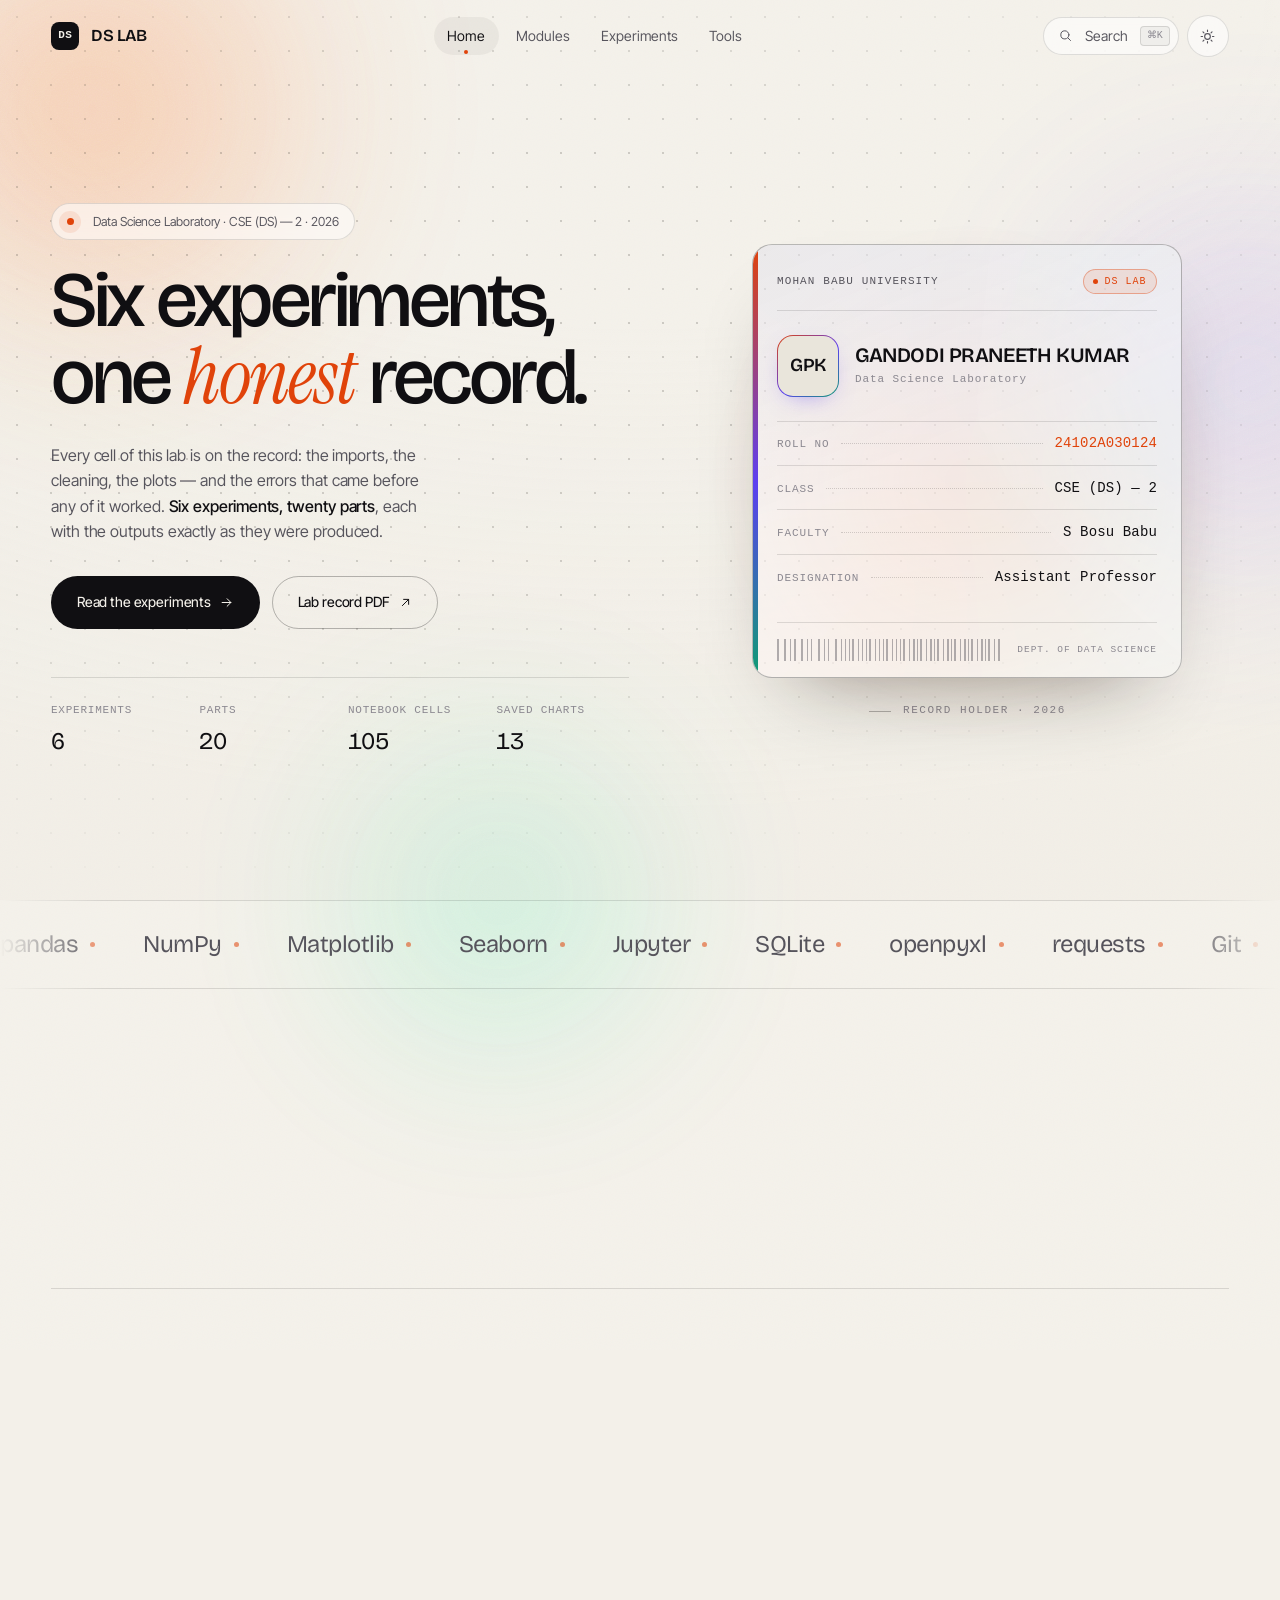
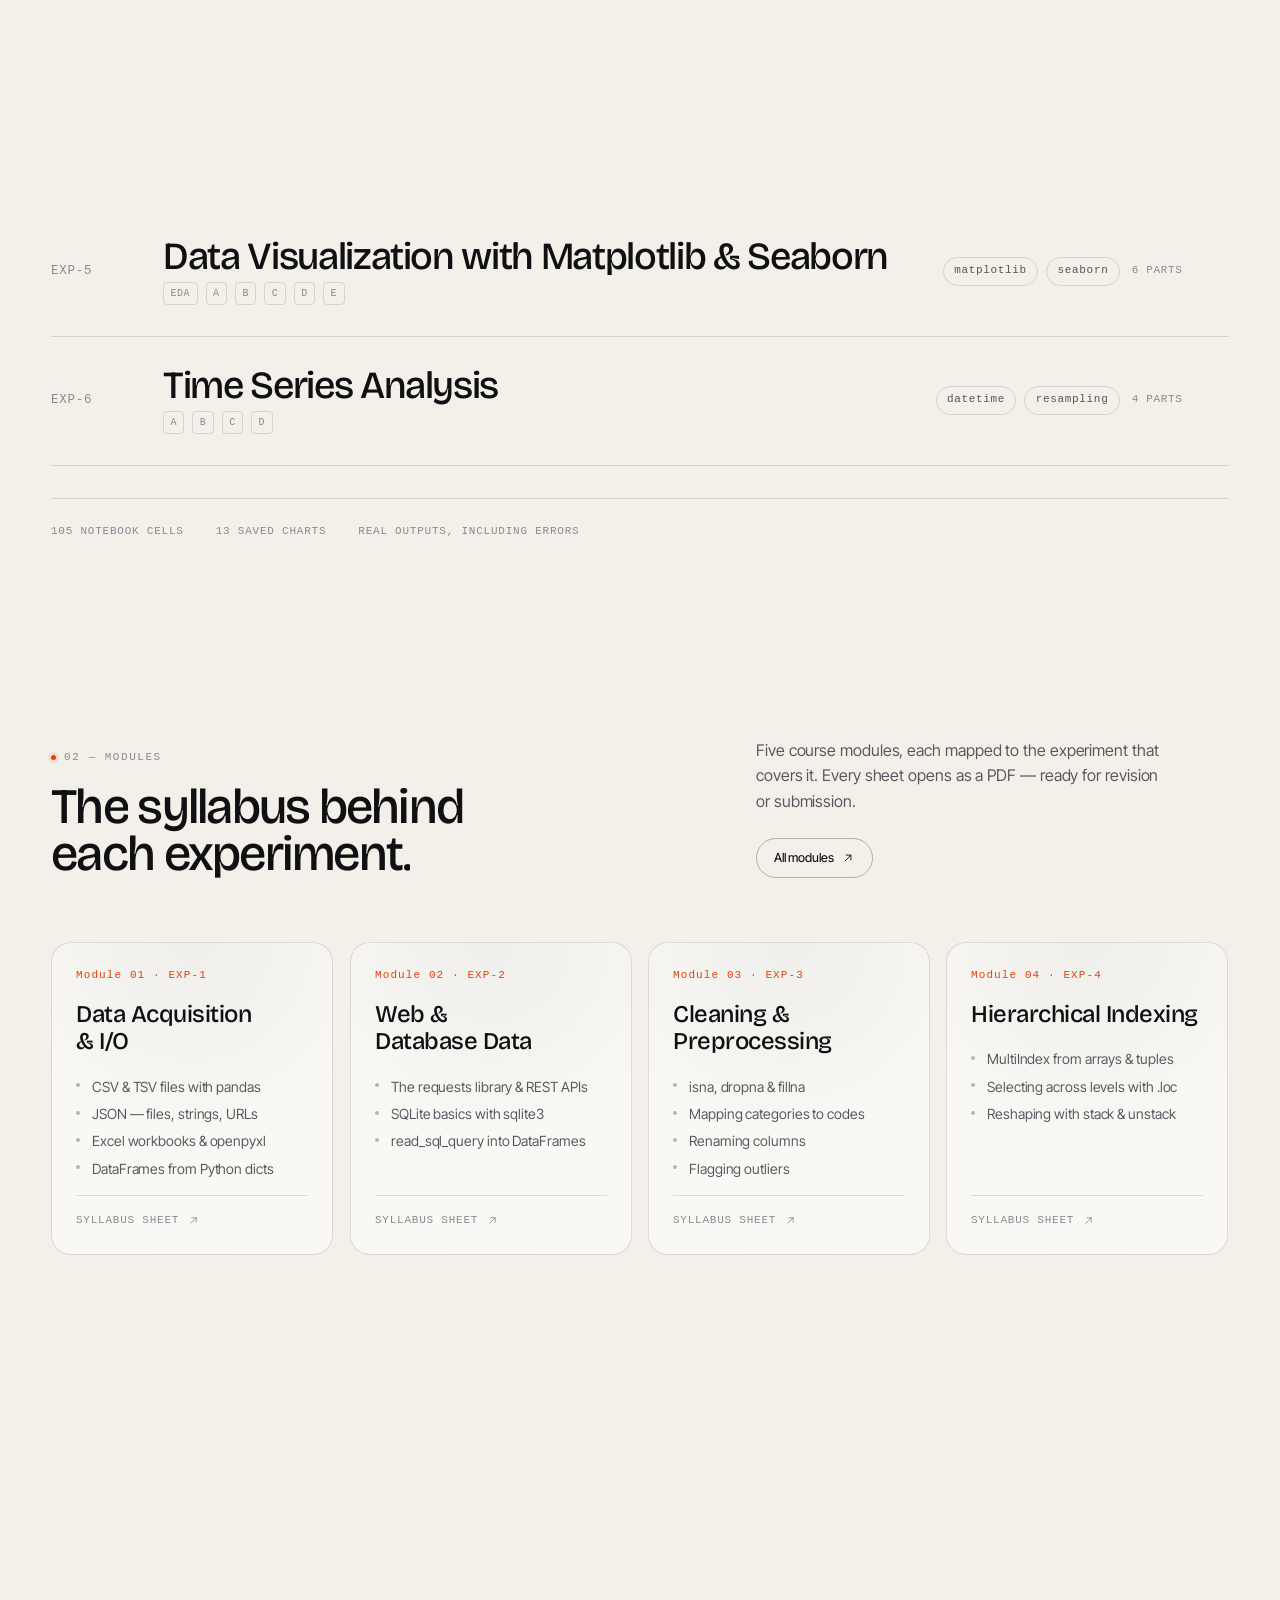
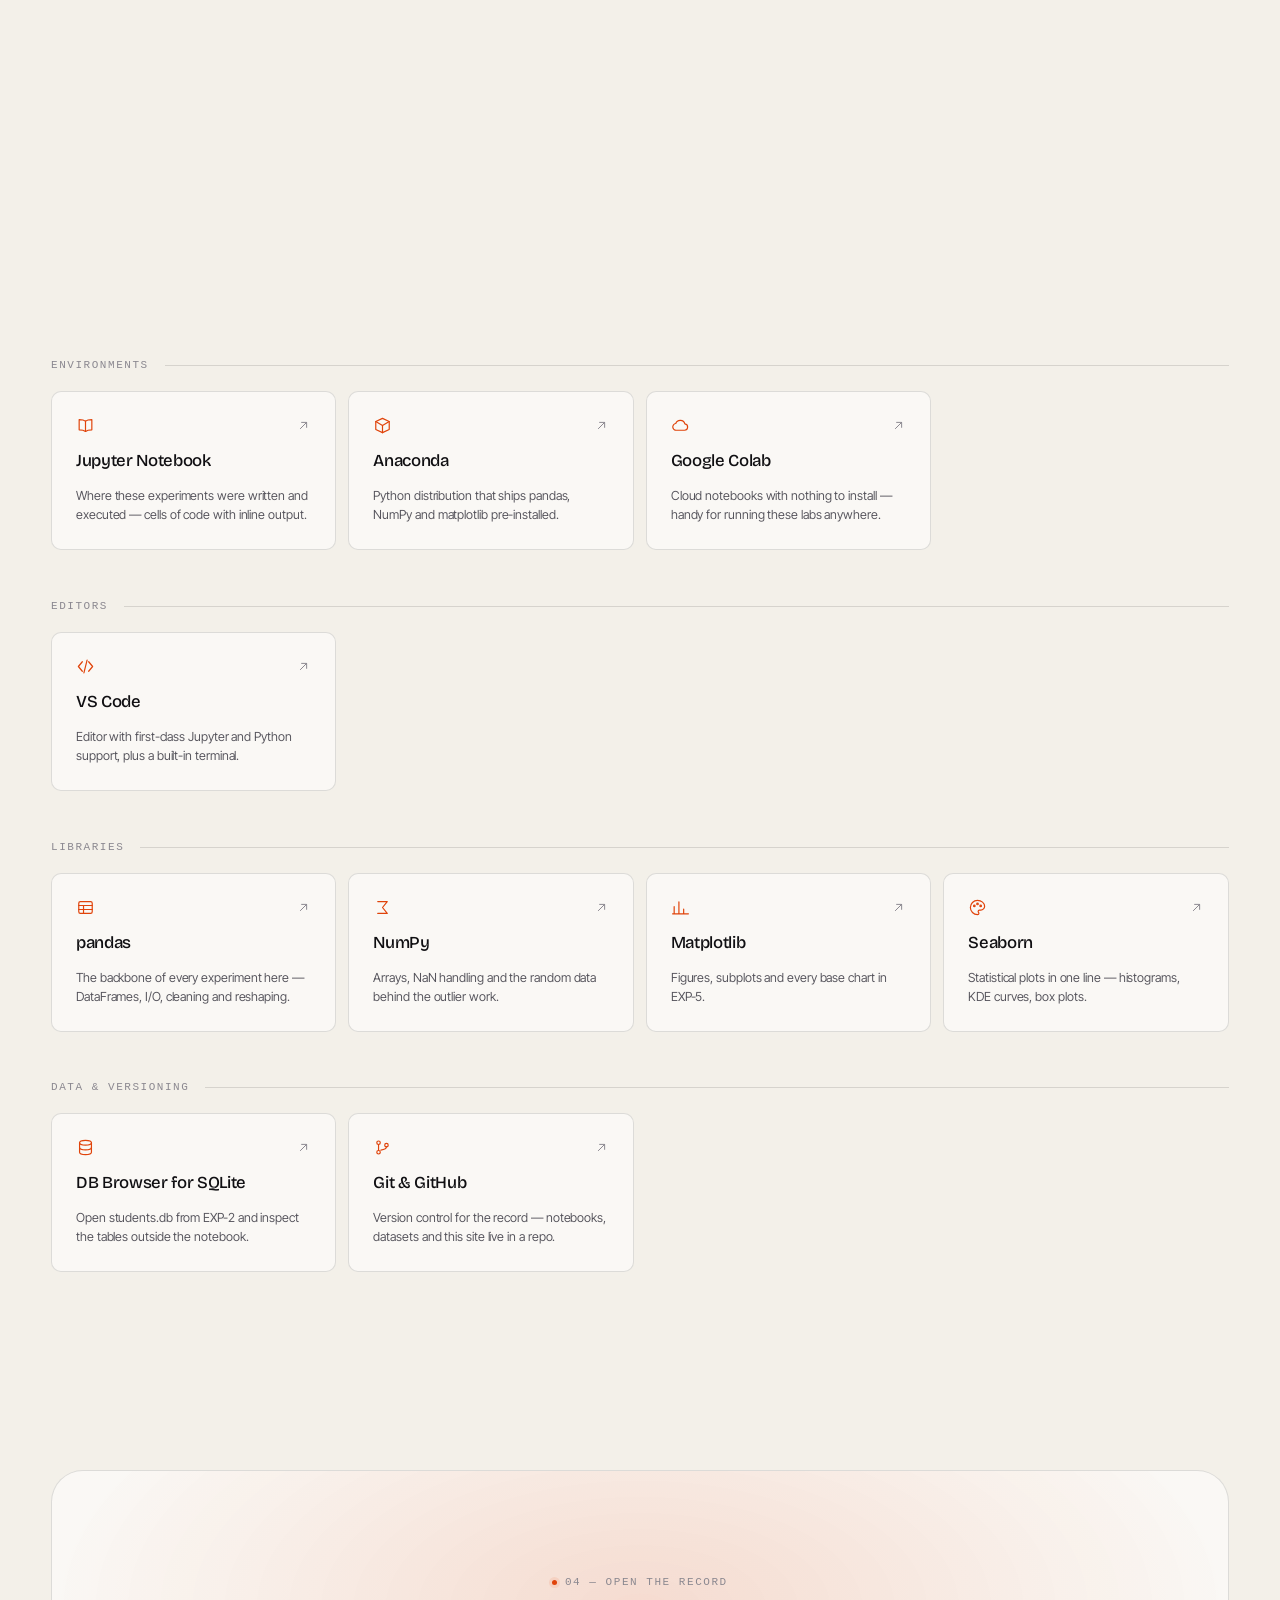
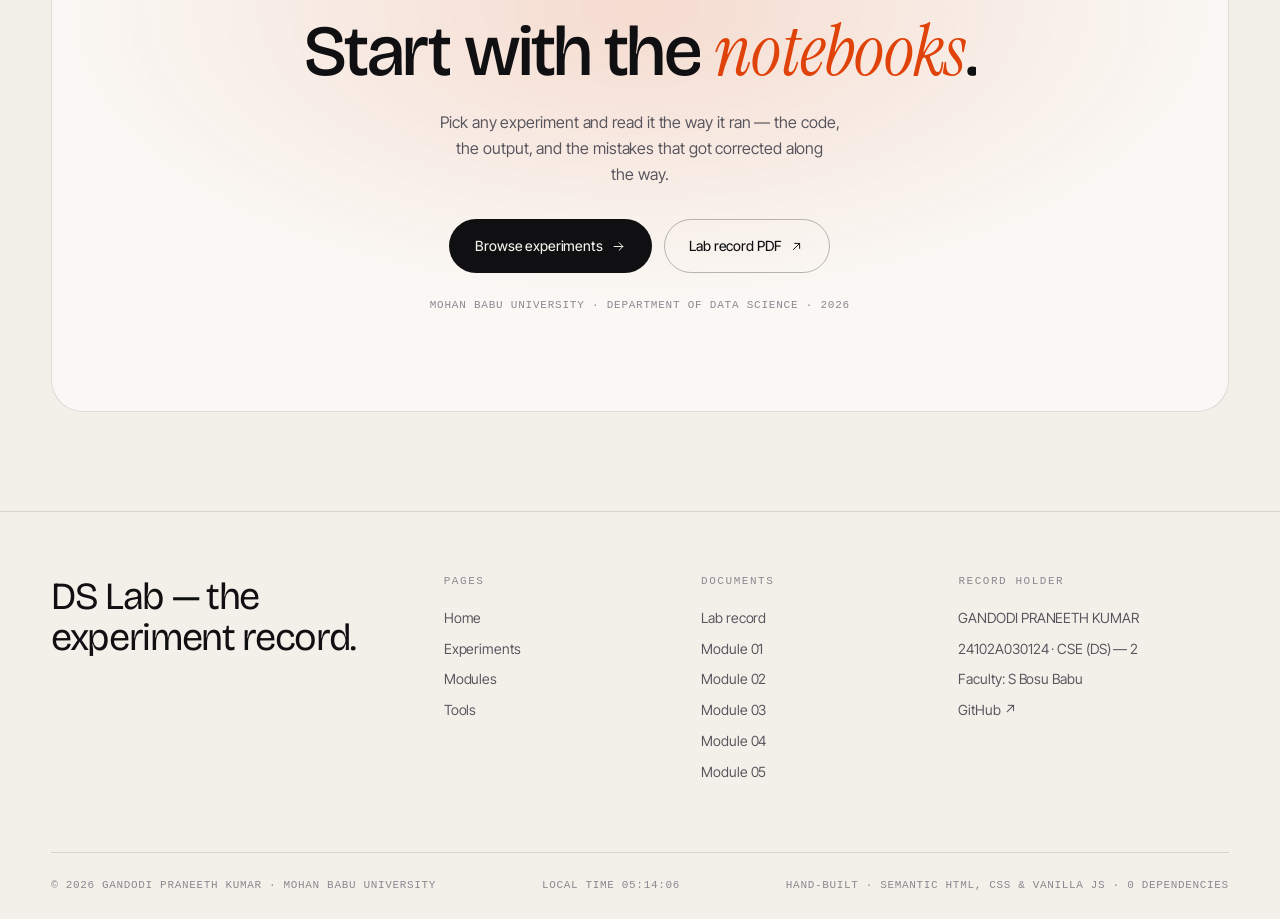
<file: index.html>
<!DOCTYPE html>
<html lang="en" data-theme="dark" class="no-js">
<head>
<meta charset="utf-8">
<meta name="viewport" content="width=device-width, initial-scale=1, viewport-fit=cover">
<title>DS Lab — GANDODI PRANEETH KUMAR · Data Science Laboratory</title>
<meta name="description" content="The Data Science Lab experiment record for CSE (DS) — 6 experiments, 20 parts and 105 saved notebook cells, with course modules and the toolkit behind them.">
<meta name="author" content="GANDODI PRANEETH KUMAR">
<meta name="color-scheme" content="dark light">
<meta name="theme-color" content="#0a0a0c">
<meta property="og:title" content="DS Lab — the experiment record">
<meta property="og:description" content="Six experiments, twenty parts, saved outputs. Data Science Laboratory, CSE (DS) — 2.">
<meta property="og:type" content="website">

<link rel="icon" href="data:image/svg+xml,%3Csvg xmlns='http://www.w3.org/2000/svg' viewBox='0 0 32 32'%3E%3Crect width='32' height='32' rx='8' fill='%230a0a0c'/%3E%3Ctext x='16' y='22' font-family='monospace' font-size='13' font-weight='700' fill='%23ff5a1f' text-anchor='middle'%3EDS%3C/text%3E%3C/svg%3E">

<link rel="preconnect" href="https://fonts.googleapis.com">
<link rel="preconnect" href="https://fonts.gstatic.com" crossorigin>
<link rel="stylesheet" href="https://fonts.googleapis.com/css2?family=Bricolage+Grotesque:opsz,wght@12..96,300..700&family=Inter+Tight:ital,wght@0,300..600;1,400&family=Instrument+Serif:ital@0;1&display=swap">

<link rel="stylesheet" href="assets/css/tokens.css">
<link rel="stylesheet" href="assets/css/base.css">
<link rel="stylesheet" href="assets/css/components.css">
<link rel="stylesheet" href="assets/css/sections.css">

<!-- Theme applied before first paint so there is never a flash. -->
<script>
  (function () {
    document.documentElement.classList.remove('no-js');
    try {
      var saved = localStorage.getItem('dslab-theme');
      var wantsLight = window.matchMedia('(prefers-color-scheme: light)').matches;
      document.documentElement.dataset.theme = saved || (wantsLight ? 'light' : 'dark');
    } catch (e) {}
  })();
</script>
</head>

<body>

<!-- ======================================================================
     ICON SPRITE — every glyph on the page, defined once.
     ====================================================================== -->
<svg class="sr-only" aria-hidden="true" focusable="false" xmlns="http://www.w3.org/2000/svg">
  <symbol id="i-home" viewBox="0 0 24 24" fill="none" stroke="currentColor" stroke-width="1.6" stroke-linecap="round" stroke-linejoin="round"><path d="M4 11.2 12 4l8 7.2V20a1 1 0 0 1-1 1h-4.5v-6h-5v6H5a1 1 0 0 1-1-1z"/></symbol>
  <symbol id="i-flask" viewBox="0 0 24 24" fill="none" stroke="currentColor" stroke-width="1.6" stroke-linecap="round" stroke-linejoin="round"><path d="M9 3h6M10 3v5.6L4.8 18a1 1 0 0 0 .9 1.5h12.6A1 1 0 0 0 19.2 18L14 8.6V3"/><path d="M7.4 14h9.2"/></symbol>
  <symbol id="i-pdf" viewBox="0 0 24 24" fill="none" stroke="currentColor" stroke-width="1.6" stroke-linecap="round" stroke-linejoin="round"><path d="M14 3H7a1 1 0 0 0-1 1v16a1 1 0 0 0 1 1h10a1 1 0 0 0 1-1V7z"/><path d="M14 3v4h4M8.5 13h7M8.5 16.5h4.5"/></symbol>
  <symbol id="i-tools" viewBox="0 0 24 24" fill="none" stroke="currentColor" stroke-width="1.6" stroke-linecap="round"><path d="M4 8h6M14 8h6M4 16h10M18 16h2"/><circle cx="12" cy="8" r="2"/><circle cx="16" cy="16" r="2"/></symbol>
  <symbol id="i-id" viewBox="0 0 24 24" fill="none" stroke="currentColor" stroke-width="1.6" stroke-linecap="round" stroke-linejoin="round"><rect x="2.5" y="4.5" width="19" height="15" rx="2.5"/><circle cx="8.5" cy="11" r="2.2"/><path d="M5.2 17c.7-1.8 1.9-2.6 3.3-2.6s2.6.8 3.3 2.6M14.5 10h4.5M14.5 13.5h4.5"/></symbol>
  <symbol id="i-copy" viewBox="0 0 24 24" fill="none" stroke="currentColor" stroke-width="1.6" stroke-linecap="round" stroke-linejoin="round"><rect x="9" y="9" width="11" height="11" rx="2"/><path d="M15 6.5A2.5 2.5 0 0 0 12.5 4h-6A2.5 2.5 0 0 0 4 6.5v6A2.5 2.5 0 0 0 6.5 15"/></symbol>
  <symbol id="i-arrow" viewBox="0 0 24 24" fill="none" stroke="currentColor" stroke-width="1.6" stroke-linecap="round" stroke-linejoin="round"><path d="M7 17 17 7M9 7h8v8"/></symbol>
  <symbol id="i-right" viewBox="0 0 24 24" fill="none" stroke="currentColor" stroke-width="1.6" stroke-linecap="round" stroke-linejoin="round"><path d="M5 12h14M13 6l6 6-6 6"/></symbol>
  <symbol id="i-out" viewBox="0 0 24 24" fill="none" stroke="currentColor" stroke-width="1.6" stroke-linecap="round" stroke-linejoin="round"><path d="M7 17 17 7M9 7h8v8"/></symbol>
  <symbol id="i-search" viewBox="0 0 24 24" fill="none" stroke="currentColor" stroke-width="1.6" stroke-linecap="round"><circle cx="11" cy="11" r="6.5"/><path d="m16 16 4 4"/></symbol>
  <symbol id="i-sun" viewBox="0 0 24 24" fill="none" stroke="currentColor" stroke-width="1.6" stroke-linecap="round"><circle cx="12" cy="12" r="4"/><path d="M12 3v2M12 19v2M3 12h2M19 12h2M5.6 5.6l1.4 1.4M17 17l1.4 1.4M18.4 5.6 17 7M7 17l-1.4 1.4"/></symbol>
  <symbol id="i-moon" viewBox="0 0 24 24" fill="none" stroke="currentColor" stroke-width="1.6" stroke-linecap="round" stroke-linejoin="round"><path d="M20 14.5A8.5 8.5 0 0 1 9.5 4a8.5 8.5 0 1 0 10.5 10.5Z"/></symbol>
  <symbol id="i-close" viewBox="0 0 24 24" fill="none" stroke="currentColor" stroke-width="1.6" stroke-linecap="round"><path d="M6 6l12 12M18 6 6 18"/></symbol>
  <symbol id="i-menu" viewBox="0 0 24 24" fill="none" stroke="currentColor" stroke-width="1.6" stroke-linecap="round"><path d="M3 7h18M3 17h12"/></symbol>
  <symbol id="i-top" viewBox="0 0 24 24" fill="none" stroke="currentColor" stroke-width="1.6" stroke-linecap="round" stroke-linejoin="round"><path d="M12 19V5M6 11l6-6 6 6"/></symbol>
  <symbol id="i-book" viewBox="0 0 24 24" fill="none" stroke="currentColor" stroke-width="1.5" stroke-linecap="round" stroke-linejoin="round"><path d="M12 6.5S9.5 4.5 4 4.5v13c5.5 0 8 2 8 2s2.5-2 8-2v-13c-5.5 0-8 2-8 2Z"/><path d="M12 6.5v13"/></symbol>
  <symbol id="i-box" viewBox="0 0 24 24" fill="none" stroke="currentColor" stroke-width="1.5" stroke-linecap="round" stroke-linejoin="round"><path d="M12 3 20.5 7v10L12 21 3.5 17V7z"/><path d="M12 12v9M12 12l8.5-5M12 12 3.5 7"/></symbol>
  <symbol id="i-cloud" viewBox="0 0 24 24" fill="none" stroke="currentColor" stroke-width="1.5" stroke-linecap="round" stroke-linejoin="round"><path d="M7 18h10a4 4 0 0 0 .5-7.97A6 6 0 0 0 6 9.5 3.5 3.5 0 0 0 7 18Z"/></symbol>
  <symbol id="i-code" viewBox="0 0 24 24" fill="none" stroke="currentColor" stroke-width="1.5" stroke-linecap="round" stroke-linejoin="round"><path d="m8 6-5 6 5 6M16 6l5 6-5 6M14 4l-4 16"/></symbol>
  <symbol id="i-table" viewBox="0 0 24 24" fill="none" stroke="currentColor" stroke-width="1.5" stroke-linecap="round"><rect x="3.5" y="4.5" width="17" height="15" rx="2"/><path d="M3.5 9.5h17M9.5 9.5v10M3.5 14.5h17"/></symbol>
  <symbol id="i-sigma" viewBox="0 0 24 24" fill="none" stroke="currentColor" stroke-width="1.5" stroke-linecap="round" stroke-linejoin="round"><path d="M6 4.5h12l-6 7.5 6 7.5H6"/></symbol>
  <symbol id="i-chart" viewBox="0 0 24 24" fill="none" stroke="currentColor" stroke-width="1.5" stroke-linecap="round"><path d="M4 20V11M10 20V5M16 20v-6M22 20H2"/></symbol>
  <symbol id="i-palette" viewBox="0 0 24 24" fill="none" stroke="currentColor" stroke-width="1.5" stroke-linecap="round" stroke-linejoin="round"><path d="M12 3a9 9 0 1 0 0 18c1.1 0 1.8-.8 1.8-1.7 0-.5-.2-.9-.5-1.2-.3-.3-.5-.7-.5-1.2 0-.9.8-1.7 1.7-1.7h1.7A4.8 4.8 0 0 0 21 10.4C21 6.3 16.9 3 12 3Z"/><circle cx="8" cy="10" r="1"/><circle cx="12" cy="7.5" r="1"/><circle cx="16" cy="10" r="1"/></symbol>
  <symbol id="i-db" viewBox="0 0 24 24" fill="none" stroke="currentColor" stroke-width="1.5" stroke-linecap="round"><ellipse cx="12" cy="6" rx="7.5" ry="3"/><path d="M4.5 6v12c0 1.7 3.4 3 7.5 3s7.5-1.3 7.5-3V6"/><path d="M4.5 12c0 1.7 3.4 3 7.5 3s7.5-1.3 7.5-3"/></symbol>
  <symbol id="i-branch" viewBox="0 0 24 24" fill="none" stroke="currentColor" stroke-width="1.5" stroke-linecap="round"><circle cx="7" cy="6" r="2.2"/><circle cx="7" cy="18" r="2.2"/><circle cx="17" cy="9" r="2.2"/><path d="M7 8.2v7.6M17 11.2c0 3-4 3.8-7 4.2"/></symbol>
</svg>

<a class="skip-link" href="#main">Skip to content</a>

<!-- ======================================================================
     PRELOADER
     ====================================================================== -->
<div class="preloader" id="preloader" role="status" aria-live="polite" aria-label="Loading">
  <div class="preloader__panel"></div>
  <div class="preloader__panel"></div>
  <div class="preloader__panel"></div>
  <div class="preloader__panel"></div>
  <div class="preloader__panel"></div>
  <div class="preloader__panel"></div>
  <div class="preloader__ui">
    <div class="preloader__row">
      <span class="preloader__meta">Mohan Babu University · Dept. of Data Science</span>
      <span class="preloader__meta">CSE (DS) — 2 · 2026</span>
    </div>
    <div>
      <div class="preloader__word" aria-hidden="true">DS LAB</div>
      <div class="preloader__row">
        <span class="preloader__meta" id="preloader-status">Loading record</span>
        <span class="preloader__num"><span id="preloader-count">000</span>%</span>
      </div>
      <div class="preloader__bar"><i id="preloader-bar"></i></div>
    </div>
  </div>
</div>

<!-- ======================================================================
     AMBIENCE
     ====================================================================== -->
<div class="aurora" aria-hidden="true">
  <div class="aurora__orb aurora__orb--a"></div>
  <div class="aurora__orb aurora__orb--b"></div>
  <div class="aurora__orb aurora__orb--c"></div>
</div>
<div class="grain" aria-hidden="true"></div>
<div class="vignette" aria-hidden="true"></div>

<div class="progress" aria-hidden="true"><div class="progress__bar" id="progress-bar"></div></div>

<!-- ======================================================================
     NAV
     ====================================================================== -->
<header class="nav" id="nav">
  <div class="shell nav__inner">
    <a class="nav__brand" href="index.html" aria-label="DS Lab home">
      <span class="nav__mark" aria-hidden="true">DS</span>
      DS LAB
    </a>

    <nav class="nav__links" aria-label="Primary">
      <a class="nav__link" href="index.html" aria-current="page"><span>Home</span></a>
      <a class="nav__link" href="modules.html"><span>Modules</span></a>
      <a class="nav__link" href="experiments.html"><span>Experiments</span></a>
      <a class="nav__link" href="tools.html"><span>Tools</span></a>
    </nav>

    <div class="nav__actions">
      <button class="nav__search" type="button" data-palette-open aria-label="Search pages, sections and commands">
        <svg width="15" height="15" aria-hidden="true"><use href="#i-search"/></svg>
        <span>Search</span>
        <span class="kbd" aria-hidden="true">⌘K</span>
      </button>
      <button class="icon-btn" type="button" id="theme-toggle" aria-label="Switch to light theme">
        <svg width="17" height="17" aria-hidden="true" data-icon-dark><use href="#i-moon"/></svg>
        <svg width="17" height="17" aria-hidden="true" data-icon-light hidden><use href="#i-sun"/></svg>
      </button>
      <button class="icon-btn nav__burger" type="button" id="menu-open" aria-label="Open menu" aria-expanded="false" aria-controls="menu">
        <svg width="18" height="18" aria-hidden="true"><use href="#i-menu"/></svg>
      </button>
    </div>
  </div>
</header>

<!-- ======================================================================
     MOBILE MENU
     ====================================================================== -->
<div class="menu" id="menu" role="dialog" aria-modal="true" aria-label="Main menu" hidden>
  <div class="menu__top">
    <span class="eyebrow">Navigate</span>
    <button class="icon-btn" type="button" id="menu-close" aria-label="Close menu">
      <svg width="18" height="18" aria-hidden="true"><use href="#i-close"/></svg>
    </button>
  </div>
  <nav class="menu__list" aria-label="Menu">
    <a class="menu__link" href="index.html" style="--i:0"><i>01</i> Home</a>
    <a class="menu__link" href="modules.html" style="--i:1"><i>02</i> Modules</a>
    <a class="menu__link" href="experiments.html" style="--i:2"><i>03</i> Experiments</a>
    <a class="menu__link" href="tools.html" style="--i:3"><i>04</i> Tools</a>
  </nav>
  <div class="menu__meta">
    <a href="https://github.com/Praneeth-Gandodi" target="_blank" rel="noopener">GitHub</a>
    <button type="button" data-palette-open style="display:inline-flex;align-items:center;gap:.5rem">
      <svg width="14" height="14" aria-hidden="true"><use href="#i-search"/></svg> Search
    </button>
    <span>CSE (DS) — 2</span>
  </div>
</div>

<!-- ======================================================================
     COMMAND PALETTE
     ====================================================================== -->
<div class="palette" id="palette" role="dialog" aria-modal="true" aria-label="Command palette" hidden>
  <div class="palette__dialog">
    <div class="palette__search">
      <svg width="17" height="17" aria-hidden="true"><use href="#i-search"/></svg>
      <input class="palette__input" id="palette-input" type="text" placeholder="Jump to a page or section, or run a command…"
             role="combobox" aria-expanded="true" aria-controls="palette-list" aria-autocomplete="list" autocomplete="off" spellcheck="false">
      <span class="kbd">ESC</span>
    </div>
    <div class="palette__list" id="palette-list" role="listbox" aria-label="Results"></div>
    <div class="palette__foot">
      <span><span class="kbd">↑↓</span> Navigate</span>
      <span><span class="kbd">↵</span> Select</span>
      <span><span class="kbd">ESC</span> Close</span>
    </div>
  </div>
</div>

<div class="toasts" id="toasts" aria-live="polite" aria-atomic="false"></div>

<!-- ======================================================================
     MAIN
     ====================================================================== -->
<main id="main">

  <!-- ------------------------------------------------------------------
       HERO
       ------------------------------------------------------------------ -->
  <section class="section hero">
    <canvas class="hero__canvas" id="dotgrid" aria-hidden="true"></canvas>

    <div class="shell hero__grid">
      <div class="hero__copy">
        <span class="hero__badge" data-reveal="fade">
          <span class="hero__pulse" aria-hidden="true"><i></i></span>
          Data Science Laboratory · CSE (DS) — 2 · 2026
        </span>

        <h1 class="hero__title">
          <span class="hero__line"><span style="--d:.05s">Six experiments,</span></span>
          <span class="hero__line"><span style="--d:.15s">one <i class="serif">honest</i> record.</span></span>
        </h1>

        <p class="lede hero__sub" data-reveal="fade" style="--d:.5s">
          Every cell of this lab is on the record: the imports, the cleaning,
          the plots — and the errors that came before any of it worked.
          <strong>Six experiments, twenty parts</strong>, each with the outputs
          exactly as they were produced.
        </p>

        <div class="hero__cta" data-reveal="fade" style="--d:.62s">
          <a class="btn btn--primary" href="experiments.html" data-magnetic>
            <span class="btn__label">Read the experiments
              <svg class="btn__glyph" width="15" height="15" aria-hidden="true"><use href="#i-right"/></svg>
            </span>
          </a>
          <a class="btn btn--ghost" href="assets/pdf/lab-record.pdf" target="_blank" rel="noopener">
            <span class="btn__label">Lab record PDF
              <svg class="btn__glyph" width="15" height="15" aria-hidden="true"><use href="#i-arrow"/></svg>
            </span>
          </a>
        </div>

        <dl class="hero__facts" data-reveal="fade" style="--d:.74s">
          <div class="fact"><dt>Experiments</dt><dd><span data-count="6">0</span></dd></div>
          <div class="fact"><dt>Parts</dt><dd><span data-count="20">0</span></dd></div>
          <div class="fact"><dt>Notebook cells</dt><dd><span data-count="105">0</span></dd></div>
          <div class="fact"><dt>Saved charts</dt><dd><span data-count="13">0</span></dd></div>
        </dl>
      </div>

      <!-- The student record, as a physical card. -->
      <div class="hero__cardwrap" id="card" data-jump="the ID card" data-jump-icon="i-id" data-reveal="scale" style="--d:.3s">
        <article class="idcard" data-tilt aria-label="Student identity card">
          <span class="idcard__stripe" aria-hidden="true"></span>
          <span class="idcard__holo" aria-hidden="true"></span>
          <span class="idcard__glare" aria-hidden="true"></span>

          <div class="idcard__inner">
            <header class="idcard__top">
              <span class="idcard__uni">Mohan Babu University</span>
              <span class="idcard__chip"><i aria-hidden="true"></i>DS Lab</span>
            </header>

            <div class="idcard__who">
              <span class="idcard__avatar" aria-hidden="true">GPK</span>
              <div class="idcard__names">
                <h2 class="idcard__name">Gandodi Praneeth Kumar</h2>
                <span class="idcard__sub">Data Science Laboratory</span>
              </div>
            </div>

            <dl class="idcard__rows">
              <div class="idcard__row">
                <dt>Roll no</dt>
                <dd class="is-key">24102A030124</dd>
              </div>
              <div class="idcard__row">
                <dt>Class</dt>
                <dd>CSE (DS) — 2</dd>
              </div>
              <div class="idcard__row">
                <dt>Faculty</dt>
                <dd>S Bosu Babu</dd>
              </div>
              <div class="idcard__row">
                <dt>Designation</dt>
                <dd>Assistant Professor</dd>
              </div>
            </dl>

            <footer class="idcard__foot">
              <span class="idcard__bars" aria-hidden="true"></span>
              <span class="idcard__dept">Dept. of Data Science</span>
            </footer>
          </div>
        </article>

        <span class="hero__cardtag"><i aria-hidden="true"></i>Record holder · 2026</span>
      </div>
    </div>
  </section>

  <!-- ------------------------------------------------------------------
       BAND
       ------------------------------------------------------------------ -->
  <div class="band marquee" aria-label="Libraries and tools used across the lab">
    <div class="marquee__track">
      <div class="marquee__group">
        <div class="marquee__item">pandas</div>
        <div class="marquee__item">NumPy</div>
        <div class="marquee__item">Matplotlib</div>
        <div class="marquee__item">Seaborn</div>
        <div class="marquee__item">Jupyter</div>
        <div class="marquee__item">SQLite</div>
        <div class="marquee__item">openpyxl</div>
        <div class="marquee__item">requests</div>
        <div class="marquee__item">Git</div>
      </div>
      <div class="marquee__group" aria-hidden="true">
        <div class="marquee__item">pandas</div>
        <div class="marquee__item">NumPy</div>
        <div class="marquee__item">Matplotlib</div>
        <div class="marquee__item">Seaborn</div>
        <div class="marquee__item">Jupyter</div>
        <div class="marquee__item">SQLite</div>
        <div class="marquee__item">openpyxl</div>
        <div class="marquee__item">requests</div>
        <div class="marquee__item">Git</div>
      </div>
    </div>
  </div>

  <!-- ------------------------------------------------------------------
       EXPERIMENTS
       ------------------------------------------------------------------ -->
  <section class="section" id="experiments" data-jump="experiments" data-jump-icon="i-flask">
    <div class="shell">
      <div class="section__head">
        <div>
          <span class="eyebrow" data-reveal="fade">01 — Experiments</span>
          <h2 class="section__title" data-split>Six labs, twenty parts, all recorded.</h2>
        </div>
        <div class="section__aside">
          <p class="lede" data-reveal="fade" style="--d:.15s">
            Each experiment splits into parts. Open one and it reads as a
            notebook — code, output and the corrections in between.
          </p>
          <a class="btn btn--ghost btn--sm" href="experiments.html" data-reveal="fade" style="--d:.25s">
            <span class="btn__label">Full index
              <svg class="btn__glyph" width="14" height="14" aria-hidden="true"><use href="#i-arrow"/></svg>
            </span>
          </a>
        </div>
      </div>

      <div class="explist">
        <a class="exp-row" href="experiment-1.html" data-reveal="fade">
          <span class="exp-row__code">EXP-1</span>
          <span class="exp-row__main">
            <span class="exp-row__title">Data Import &amp; Export</span>
            <span class="exp-row__parts">
              <span class="exp-row__part">A</span><span class="exp-row__part">B</span><span class="exp-row__part">C</span>
            </span>
          </span>
          <span class="exp-row__meta">
            <span class="exp-row__tags"><span class="tag">pandas</span><span class="tag">csv</span><span class="tag">openpyxl</span></span>
            <span class="exp-row__count">3 parts</span>
            <span class="exp-row__arrow" aria-hidden="true"><svg width="15" height="15"><use href="#i-arrow"/></svg></span>
          </span>
        </a>

        <a class="exp-row" href="experiment-2.html" data-reveal="fade" style="--d:.05s">
          <span class="exp-row__code">EXP-2</span>
          <span class="exp-row__main">
            <span class="exp-row__title">Data from APIs &amp; SQL</span>
            <span class="exp-row__parts">
              <span class="exp-row__part">A</span><span class="exp-row__part">B</span>
            </span>
          </span>
          <span class="exp-row__meta">
            <span class="exp-row__tags"><span class="tag">requests</span><span class="tag">sqlite3</span></span>
            <span class="exp-row__count">2 parts</span>
            <span class="exp-row__arrow" aria-hidden="true"><svg width="15" height="15"><use href="#i-arrow"/></svg></span>
          </span>
        </a>

        <a class="exp-row" href="experiment-3.html" data-reveal="fade" style="--d:.1s">
          <span class="exp-row__code">EXP-3</span>
          <span class="exp-row__main">
            <span class="exp-row__title">Data Cleaning &amp; Preprocessing</span>
            <span class="exp-row__parts">
              <span class="exp-row__part">A</span><span class="exp-row__part">B</span><span class="exp-row__part">C</span>
            </span>
          </span>
          <span class="exp-row__meta">
            <span class="exp-row__tags"><span class="tag">pandas</span><span class="tag">numpy</span></span>
            <span class="exp-row__count">3 parts</span>
            <span class="exp-row__arrow" aria-hidden="true"><svg width="15" height="15"><use href="#i-arrow"/></svg></span>
          </span>
        </a>

        <a class="exp-row" href="experiment-4.html" data-reveal="fade" style="--d:.15s">
          <span class="exp-row__code">EXP-4</span>
          <span class="exp-row__main">
            <span class="exp-row__title">Hierarchical Indexing (MultiIndex)</span>
            <span class="exp-row__parts">
              <span class="exp-row__part">A</span><span class="exp-row__part">B</span>
            </span>
          </span>
          <span class="exp-row__meta">
            <span class="exp-row__tags"><span class="tag">multiindex</span><span class="tag">reshape</span></span>
            <span class="exp-row__count">2 parts</span>
            <span class="exp-row__arrow" aria-hidden="true"><svg width="15" height="15"><use href="#i-arrow"/></svg></span>
          </span>
        </a>

        <a class="exp-row" href="experiment-5.html" data-reveal="fade" style="--d:.2s">
          <span class="exp-row__code">EXP-5</span>
          <span class="exp-row__main">
            <span class="exp-row__title">Data Visualization with Matplotlib &amp; Seaborn</span>
            <span class="exp-row__parts">
              <span class="exp-row__part">EDA</span><span class="exp-row__part">A</span><span class="exp-row__part">B</span>
              <span class="exp-row__part">C</span><span class="exp-row__part">D</span><span class="exp-row__part">E</span>
            </span>
          </span>
          <span class="exp-row__meta">
            <span class="exp-row__tags"><span class="tag">matplotlib</span><span class="tag">seaborn</span></span>
            <span class="exp-row__count">6 parts</span>
            <span class="exp-row__arrow" aria-hidden="true"><svg width="15" height="15"><use href="#i-arrow"/></svg></span>
          </span>
        </a>

        <a class="exp-row" href="experiment-6.html" data-reveal="fade" style="--d:.25s">
          <span class="exp-row__code">EXP-6</span>
          <span class="exp-row__main">
            <span class="exp-row__title">Time Series Analysis</span>
            <span class="exp-row__parts">
              <span class="exp-row__part">A</span><span class="exp-row__part">B</span>
              <span class="exp-row__part">C</span><span class="exp-row__part">D</span>
            </span>
          </span>
          <span class="exp-row__meta">
            <span class="exp-row__tags"><span class="tag">datetime</span><span class="tag">resampling</span></span>
            <span class="exp-row__count">4 parts</span>
            <span class="exp-row__arrow" aria-hidden="true"><svg width="15" height="15"><use href="#i-arrow"/></svg></span>
          </span>
        </a>
      </div>

      <div class="strip" data-reveal="fade" style="margin-top:var(--s6)">
        <span>105 notebook cells</span>
        <span>13 saved charts</span>
        <span>Real outputs, including errors</span>
      </div>
    </div>

  </section>

  <!-- ------------------------------------------------------------------
       MODULES
       ------------------------------------------------------------------ -->
  <section class="section" id="modules" data-jump="modules" data-jump-icon="i-pdf">
    <div class="shell">
      <div class="section__head">
        <div>
          <span class="eyebrow" data-reveal="fade">02 — Modules</span>
          <h2 class="section__title" data-split>The syllabus behind each experiment.</h2>
        </div>
        <div class="section__aside">
          <p class="lede" data-reveal="fade" style="--d:.15s">
            Five course modules, each mapped to the experiment that covers it.
            Every sheet opens as a PDF — ready for revision or submission.
          </p>
          <a class="btn btn--ghost btn--sm" href="modules.html" data-reveal="fade" style="--d:.25s">
            <span class="btn__label">All modules
              <svg class="btn__glyph" width="14" height="14" aria-hidden="true"><use href="#i-arrow"/></svg>
            </span>
          </a>
        </div>
      </div>

      <div class="modgrid">
        <a class="modcard" href="assets/pdf/module-1.pdf" target="_blank" rel="noopener" data-spotlight data-reveal="fade">
          <span class="modcard__num">Module 01 · EXP-1</span>
          <h3 class="modcard__title">Data Acquisition &amp; I/O</h3>
          <ul class="modcard__topics">
            <li>CSV &amp; TSV files with pandas</li>
            <li>JSON — files, strings, URLs</li>
            <li>Excel workbooks &amp; openpyxl</li>
            <li>DataFrames from Python dicts</li>
          </ul>
          <span class="modcard__cta">Syllabus sheet
            <svg width="13" height="13" aria-hidden="true"><use href="#i-arrow"/></svg>
          </span>
        </a>

        <a class="modcard" href="assets/pdf/module-2.pdf" target="_blank" rel="noopener" data-spotlight data-reveal="fade" style="--d:.05s">
          <span class="modcard__num">Module 02 · EXP-2</span>
          <h3 class="modcard__title">Web &amp; Database Data</h3>
          <ul class="modcard__topics">
            <li>The requests library &amp; REST APIs</li>
            <li>SQLite basics with sqlite3</li>
            <li>read_sql_query into DataFrames</li>
          </ul>
          <span class="modcard__cta">Syllabus sheet
            <svg width="13" height="13" aria-hidden="true"><use href="#i-arrow"/></svg>
          </span>
        </a>

        <a class="modcard" href="assets/pdf/module-3.pdf" target="_blank" rel="noopener" data-spotlight data-reveal="fade" style="--d:.1s">
          <span class="modcard__num">Module 03 · EXP-3</span>
          <h3 class="modcard__title">Cleaning &amp; Preprocessing</h3>
          <ul class="modcard__topics">
            <li>isna, dropna &amp; fillna</li>
            <li>Mapping categories to codes</li>
            <li>Renaming columns</li>
            <li>Flagging outliers</li>
          </ul>
          <span class="modcard__cta">Syllabus sheet
            <svg width="13" height="13" aria-hidden="true"><use href="#i-arrow"/></svg>
          </span>
        </a>

        <a class="modcard" href="assets/pdf/module-4.pdf" target="_blank" rel="noopener" data-spotlight data-reveal="fade" style="--d:.15s">
          <span class="modcard__num">Module 04 · EXP-4</span>
          <h3 class="modcard__title">Hierarchical Indexing</h3>
          <ul class="modcard__topics">
            <li>MultiIndex from arrays &amp; tuples</li>
            <li>Selecting across levels with .loc</li>
            <li>Reshaping with stack &amp; unstack</li>
          </ul>
          <span class="modcard__cta">Syllabus sheet
            <svg width="13" height="13" aria-hidden="true"><use href="#i-arrow"/></svg>
          </span>
        </a>

        <a class="modcard" href="assets/pdf/module-5.pdf" target="_blank" rel="noopener" data-spotlight data-reveal="fade" style="--d:.2s">
          <span class="modcard__num">Module 05 · EXP-5</span>
          <h3 class="modcard__title">Data Visualization</h3>
          <ul class="modcard__topics">
            <li>Matplotlib figures &amp; subplots</li>
            <li>Seaborn statistical plots</li>
            <li>Distributions: histogram &amp; KDE</li>
            <li>Comparisons: bars &amp; box plots</li>
          </ul>
          <span class="modcard__cta">Syllabus sheet
            <svg width="13" height="13" aria-hidden="true"><use href="#i-arrow"/></svg>
          </span>
        </a>
      </div>
    </div>
  </section>

  <!-- ------------------------------------------------------------------
       TOOLKIT
       ------------------------------------------------------------------ -->
  <section class="section" id="toolkit" data-jump="toolkit" data-jump-icon="i-tools">
    <div class="shell">
      <div class="section__head">
        <div>
          <span class="eyebrow" data-reveal="fade">03 — Toolkit</span>
          <h2 class="section__title" data-split>What the lab actually runs on.</h2>
        </div>
        <div class="section__aside">
          <p class="lede" data-reveal="fade" style="--d:.15s">
            Ten tools, from the notebook environment down to the libraries
            doing the work. Each one links to its official documentation.
          </p>
          <a class="btn btn--ghost btn--sm" href="tools.html" data-reveal="fade" style="--d:.25s">
            <span class="btn__label">Toolkit page
              <svg class="btn__glyph" width="14" height="14" aria-hidden="true"><use href="#i-arrow"/></svg>
            </span>
          </a>
        </div>
      </div>

      <div class="toolgroup" data-reveal="fade">
        <div class="toolgroup__head">
          <span class="toolgroup__title">Environments</span>
          <span class="toolgroup__line" aria-hidden="true"></span>
        </div>
        <div class="toolgrid">
          <a class="toolcard" href="https://jupyter.org" target="_blank" rel="noopener">
            <span class="toolcard__top">
              <span class="toolcard__icon" aria-hidden="true"><svg width="19" height="19"><use href="#i-book"/></svg></span>
              <svg class="toolcard__out" width="15" height="15" aria-hidden="true"><use href="#i-arrow"/></svg>
            </span>
            <span class="toolcard__name">Jupyter Notebook</span>
            <span class="toolcard__desc">Where these experiments were written and executed — cells of code with inline output.</span>
          </a>
          <a class="toolcard" href="https://www.anaconda.com/download" target="_blank" rel="noopener">
            <span class="toolcard__top">
              <span class="toolcard__icon" aria-hidden="true"><svg width="19" height="19"><use href="#i-box"/></svg></span>
              <svg class="toolcard__out" width="15" height="15" aria-hidden="true"><use href="#i-arrow"/></svg>
            </span>
            <span class="toolcard__name">Anaconda</span>
            <span class="toolcard__desc">Python distribution that ships pandas, NumPy and matplotlib pre-installed.</span>
          </a>
          <a class="toolcard" href="https://colab.research.google.com" target="_blank" rel="noopener">
            <span class="toolcard__top">
              <span class="toolcard__icon" aria-hidden="true"><svg width="19" height="19"><use href="#i-cloud"/></svg></span>
              <svg class="toolcard__out" width="15" height="15" aria-hidden="true"><use href="#i-arrow"/></svg>
            </span>
            <span class="toolcard__name">Google Colab</span>
            <span class="toolcard__desc">Cloud notebooks with nothing to install — handy for running these labs anywhere.</span>
          </a>
        </div>
      </div>

      <div class="toolgroup" data-reveal="fade">
        <div class="toolgroup__head">
          <span class="toolgroup__title">Editors</span>
          <span class="toolgroup__line" aria-hidden="true"></span>
        </div>
        <div class="toolgrid">
          <a class="toolcard" href="https://code.visualstudio.com" target="_blank" rel="noopener">
            <span class="toolcard__top">
              <span class="toolcard__icon" aria-hidden="true"><svg width="19" height="19"><use href="#i-code"/></svg></span>
              <svg class="toolcard__out" width="15" height="15" aria-hidden="true"><use href="#i-arrow"/></svg>
            </span>
            <span class="toolcard__name">VS Code</span>
            <span class="toolcard__desc">Editor with first-class Jupyter and Python support, plus a built-in terminal.</span>
          </a>
        </div>
      </div>

      <div class="toolgroup" data-reveal="fade">
        <div class="toolgroup__head">
          <span class="toolgroup__title">Libraries</span>
          <span class="toolgroup__line" aria-hidden="true"></span>
        </div>
        <div class="toolgrid">
          <a class="toolcard" href="https://pandas.pydata.org/docs/" target="_blank" rel="noopener">
            <span class="toolcard__top">
              <span class="toolcard__icon" aria-hidden="true"><svg width="19" height="19"><use href="#i-table"/></svg></span>
              <svg class="toolcard__out" width="15" height="15" aria-hidden="true"><use href="#i-arrow"/></svg>
            </span>
            <span class="toolcard__name">pandas</span>
            <span class="toolcard__desc">The backbone of every experiment here — DataFrames, I/O, cleaning and reshaping.</span>
          </a>
          <a class="toolcard" href="https://numpy.org/doc/stable/" target="_blank" rel="noopener">
            <span class="toolcard__top">
              <span class="toolcard__icon" aria-hidden="true"><svg width="19" height="19"><use href="#i-sigma"/></svg></span>
              <svg class="toolcard__out" width="15" height="15" aria-hidden="true"><use href="#i-arrow"/></svg>
            </span>
            <span class="toolcard__name">NumPy</span>
            <span class="toolcard__desc">Arrays, NaN handling and the random data behind the outlier work.</span>
          </a>
          <a class="toolcard" href="https://matplotlib.org/stable/" target="_blank" rel="noopener">
            <span class="toolcard__top">
              <span class="toolcard__icon" aria-hidden="true"><svg width="19" height="19"><use href="#i-chart"/></svg></span>
              <svg class="toolcard__out" width="15" height="15" aria-hidden="true"><use href="#i-arrow"/></svg>
            </span>
            <span class="toolcard__name">Matplotlib</span>
            <span class="toolcard__desc">Figures, subplots and every base chart in EXP-5.</span>
          </a>
          <a class="toolcard" href="https://seaborn.pydata.org/" target="_blank" rel="noopener">
            <span class="toolcard__top">
              <span class="toolcard__icon" aria-hidden="true"><svg width="19" height="19"><use href="#i-palette"/></svg></span>
              <svg class="toolcard__out" width="15" height="15" aria-hidden="true"><use href="#i-arrow"/></svg>
            </span>
            <span class="toolcard__name">Seaborn</span>
            <span class="toolcard__desc">Statistical plots in one line — histograms, KDE curves, box plots.</span>
          </a>
        </div>
      </div>

      <div class="toolgroup" data-reveal="fade">
        <div class="toolgroup__head">
          <span class="toolgroup__title">Data &amp; versioning</span>
          <span class="toolgroup__line" aria-hidden="true"></span>
        </div>
        <div class="toolgrid">
          <a class="toolcard" href="https://sqlitebrowser.org" target="_blank" rel="noopener">
            <span class="toolcard__top">
              <span class="toolcard__icon" aria-hidden="true"><svg width="19" height="19"><use href="#i-db"/></svg></span>
              <svg class="toolcard__out" width="15" height="15" aria-hidden="true"><use href="#i-arrow"/></svg>
            </span>
            <span class="toolcard__name">DB Browser for SQLite</span>
            <span class="toolcard__desc">Open students.db from EXP-2 and inspect the tables outside the notebook.</span>
          </a>
          <a class="toolcard" href="https://git-scm.com" target="_blank" rel="noopener">
            <span class="toolcard__top">
              <span class="toolcard__icon" aria-hidden="true"><svg width="19" height="19"><use href="#i-branch"/></svg></span>
              <svg class="toolcard__out" width="15" height="15" aria-hidden="true"><use href="#i-arrow"/></svg>
            </span>
            <span class="toolcard__name">Git &amp; GitHub</span>
            <span class="toolcard__desc">Version control for the record — notebooks, datasets and this site live in a repo.</span>
          </a>
        </div>
      </div>
    </div>
  </section>

  <!-- ------------------------------------------------------------------
       CTA
       ------------------------------------------------------------------ -->
  <section class="section">
    <div class="shell">
      <div class="cta" data-reveal="fade">
        <span class="eyebrow">04 — Open the record</span>
        <h2 class="cta__title" data-split>Start with the <span class="serif">notebooks</span>.</h2>
        <p class="cta__sub">
          Pick any experiment and read it the way it ran — the code, the output,
          and the mistakes that got corrected along the way.
        </p>
        <div class="cta__actions">
          <a class="btn btn--primary" href="experiments.html" data-magnetic>
            <span class="btn__label">Browse experiments
              <svg class="btn__glyph" width="15" height="15" aria-hidden="true"><use href="#i-right"/></svg>
            </span>
          </a>
          <a class="btn btn--ghost" href="assets/pdf/lab-record.pdf" target="_blank" rel="noopener">
            <span class="btn__label">Lab record PDF
              <svg class="btn__glyph" width="15" height="15" aria-hidden="true"><use href="#i-arrow"/></svg>
            </span>
          </a>
        </div>
        <p class="cta__note">Mohan Babu University · Department of Data Science · 2026</p>
      </div>
    </div>
  </section>
</main>

<!-- ======================================================================
     FOOTER
     ====================================================================== -->
<footer class="footer">
  <div class="shell">
    <div class="footer__grid">
      <div>
        <p class="footer__brand">DS Lab — the experiment record.</p>
      </div>

      <div class="footer__col">
        <h4>Pages</h4>
        <a href="index.html">Home</a>
        <a href="experiments.html">Experiments</a>
        <a href="modules.html">Modules</a>
        <a href="tools.html">Tools</a>
      </div>

      <div class="footer__col">
        <h4>Documents</h4>
        <a href="assets/pdf/lab-record.pdf" target="_blank" rel="noopener">Lab record</a>
        <a href="assets/pdf/module-1.pdf" target="_blank" rel="noopener">Module 01</a>
        <a href="assets/pdf/module-2.pdf" target="_blank" rel="noopener">Module 02</a>
        <a href="assets/pdf/module-3.pdf" target="_blank" rel="noopener">Module 03</a>
        <a href="assets/pdf/module-4.pdf" target="_blank" rel="noopener">Module 04</a>
        <a href="assets/pdf/module-5.pdf" target="_blank" rel="noopener">Module 05</a>
      </div>

      <div class="footer__col">
        <h4>Record holder</h4>
        <span>GANDODI PRANEETH KUMAR</span>
        <span>24102A030124 · CSE (DS) — 2</span>
        <span>Faculty: S Bosu Babu</span>
        <a href="https://github.com/Praneeth-Gandodi" target="_blank" rel="noopener">GitHub ↗</a>
      </div>
    </div>

    <div class="footer__bottom">
      <span>© <span id="year">2026</span> GANDODI PRANEETH KUMAR · Mohan Babu University</span>
      <span>Local time <span id="clock">--:--:--</span></span>
      <span>Hand-built · semantic HTML, CSS &amp; vanilla JS · 0 dependencies</span>
    </div>
  </div>
</footer>

<button class="icon-btn totop" id="totop" type="button" aria-label="Back to top">
  <svg width="17" height="17" aria-hidden="true"><use href="#i-top"/></svg>
</button>

<script src="assets/js/main.js" defer></script>
</body>
</html>
</file>
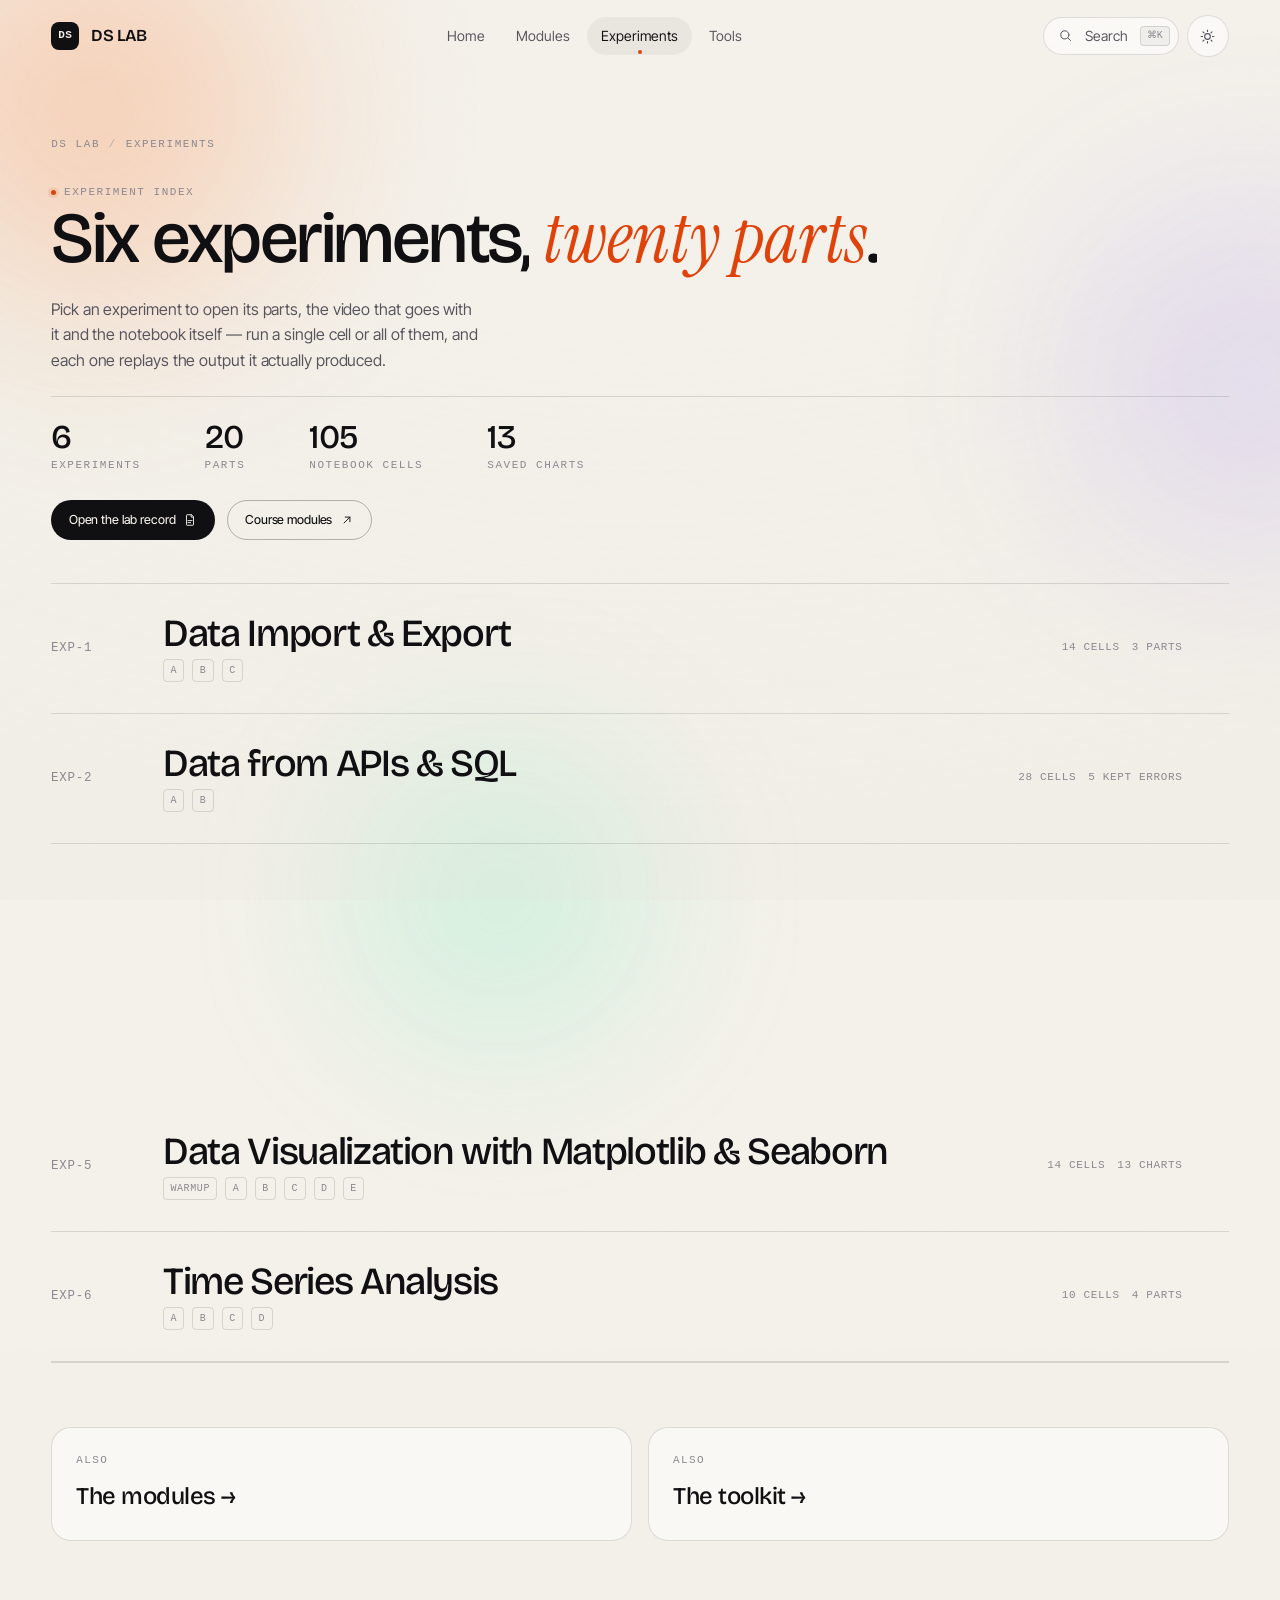
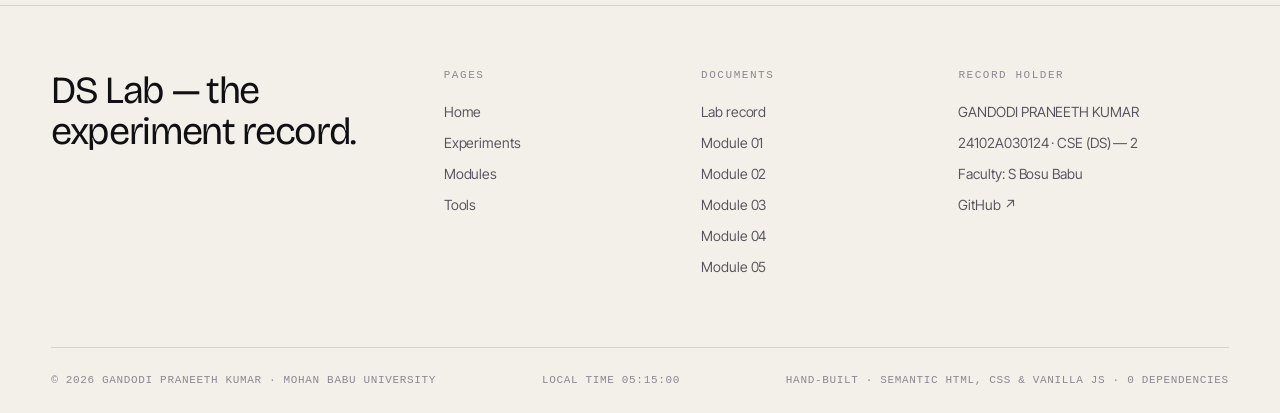
<file: experiments.html>
<!DOCTYPE html>
<html lang="en" data-theme="dark" class="no-js">
<head>
<meta charset="utf-8">
<meta name="viewport" content="width=device-width, initial-scale=1, viewport-fit=cover">
<title>Experiments — DS Lab · GANDODI PRANEETH KUMAR</title>
<meta name="description" content="All six Data Science Lab experiments. Open one for its parts, its video and a runnable notebook with the saved outputs.">
<meta name="author" content="GANDODI PRANEETH KUMAR">
<meta name="color-scheme" content="dark light">
<meta name="theme-color" content="#0a0a0c">
<meta property="og:title" content="Experiments — DS Lab · GANDODI PRANEETH KUMAR">
<meta property="og:description" content="All six Data Science Lab experiments. Open one for its parts, its video and a runnable notebook with the saved outputs.">
<meta property="og:type" content="website">

<link rel="icon" href="data:image/svg+xml,%3Csvg xmlns='http://www.w3.org/2000/svg' viewBox='0 0 32 32'%3E%3Crect width='32' height='32' rx='8' fill='%230a0a0c'/%3E%3Ctext x='16' y='22' font-family='monospace' font-size='13' font-weight='700' fill='%23ff5a1f' text-anchor='middle'%3EDS%3C/text%3E%3C/svg%3E">

<link rel="preconnect" href="https://fonts.googleapis.com">
<link rel="preconnect" href="https://fonts.gstatic.com" crossorigin>
<link rel="stylesheet" href="https://fonts.googleapis.com/css2?family=Bricolage+Grotesque:opsz,wght@12..96,300..700&family=Inter+Tight:ital,wght@0,300..600;1,400&family=Instrument+Serif:ital@0;1&display=swap">

<link rel="stylesheet" href="assets/css/tokens.css">
<link rel="stylesheet" href="assets/css/base.css">
<link rel="stylesheet" href="assets/css/components.css">
<link rel="stylesheet" href="assets/css/sections.css">
<link rel="stylesheet" href="assets/css/pages.css">

<script>
  (function () {
    document.documentElement.classList.remove('no-js');
    try {
      var saved = localStorage.getItem('dslab-theme');
      var wantsLight = window.matchMedia('(prefers-color-scheme: light)').matches;
      document.documentElement.dataset.theme = saved || (wantsLight ? 'light' : 'dark');
    } catch (e) {}
  })();
</script>
</head>

<body>

<svg class="sr-only" aria-hidden="true" focusable="false" xmlns="http://www.w3.org/2000/svg">
  <symbol id="i-home" viewBox="0 0 24 24" fill="none" stroke="currentColor" stroke-width="1.6" stroke-linecap="round" stroke-linejoin="round"><path d="M4 11.2 12 4l8 7.2V20a1 1 0 0 1-1 1h-4.5v-6h-5v6H5a1 1 0 0 1-1-1z"/></symbol>
  <symbol id="i-flask" viewBox="0 0 24 24" fill="none" stroke="currentColor" stroke-width="1.6" stroke-linecap="round" stroke-linejoin="round"><path d="M9 3h6M10 3v5.6L4.8 18a1 1 0 0 0 .9 1.5h12.6A1 1 0 0 0 19.2 18L14 8.6V3"/><path d="M7.4 14h9.2"/></symbol>
  <symbol id="i-pdf" viewBox="0 0 24 24" fill="none" stroke="currentColor" stroke-width="1.6" stroke-linecap="round" stroke-linejoin="round"><path d="M14 3H7a1 1 0 0 0-1 1v16a1 1 0 0 0 1 1h10a1 1 0 0 0 1-1V7z"/><path d="M14 3v4h4M8.5 13h7M8.5 16.5h4.5"/></symbol>
  <symbol id="i-tools" viewBox="0 0 24 24" fill="none" stroke="currentColor" stroke-width="1.6" stroke-linecap="round"><path d="M4 8h6M14 8h6M4 16h10M18 16h2"/><circle cx="12" cy="8" r="2"/><circle cx="16" cy="16" r="2"/></symbol>
  <symbol id="i-id" viewBox="0 0 24 24" fill="none" stroke="currentColor" stroke-width="1.6" stroke-linecap="round" stroke-linejoin="round"><rect x="2.5" y="4.5" width="19" height="15" rx="2.5"/><circle cx="8.5" cy="11" r="2.2"/><path d="M5.2 17c.7-1.8 1.9-2.6 3.3-2.6s2.6.8 3.3 2.6M14.5 10h4.5M14.5 13.5h4.5"/></symbol>
  <symbol id="i-copy" viewBox="0 0 24 24" fill="none" stroke="currentColor" stroke-width="1.6" stroke-linecap="round" stroke-linejoin="round"><rect x="9" y="9" width="11" height="11" rx="2"/><path d="M15 6.5A2.5 2.5 0 0 0 12.5 4h-6A2.5 2.5 0 0 0 4 6.5v6A2.5 2.5 0 0 0 6.5 15"/></symbol>
  <symbol id="i-arrow" viewBox="0 0 24 24" fill="none" stroke="currentColor" stroke-width="1.6" stroke-linecap="round" stroke-linejoin="round"><path d="M7 17 17 7M9 7h8v8"/></symbol>
  <symbol id="i-right" viewBox="0 0 24 24" fill="none" stroke="currentColor" stroke-width="1.6" stroke-linecap="round" stroke-linejoin="round"><path d="M5 12h14M13 6l6 6-6 6"/></symbol>
  <symbol id="i-out" viewBox="0 0 24 24" fill="none" stroke="currentColor" stroke-width="1.6" stroke-linecap="round" stroke-linejoin="round"><path d="M7 17 17 7M9 7h8v8"/></symbol>
  <symbol id="i-search" viewBox="0 0 24 24" fill="none" stroke="currentColor" stroke-width="1.6" stroke-linecap="round"><circle cx="11" cy="11" r="6.5"/><path d="m16 16 4 4"/></symbol>
  <symbol id="i-sun" viewBox="0 0 24 24" fill="none" stroke="currentColor" stroke-width="1.6" stroke-linecap="round"><circle cx="12" cy="12" r="4"/><path d="M12 3v2M12 19v2M3 12h2M19 12h2M5.6 5.6l1.4 1.4M17 17l1.4 1.4M18.4 5.6 17 7M7 17l-1.4 1.4"/></symbol>
  <symbol id="i-moon" viewBox="0 0 24 24" fill="none" stroke="currentColor" stroke-width="1.6" stroke-linecap="round" stroke-linejoin="round"><path d="M20 14.5A8.5 8.5 0 0 1 9.5 4a8.5 8.5 0 1 0 10.5 10.5Z"/></symbol>
  <symbol id="i-close" viewBox="0 0 24 24" fill="none" stroke="currentColor" stroke-width="1.6" stroke-linecap="round"><path d="M6 6l12 12M18 6 6 18"/></symbol>
  <symbol id="i-menu" viewBox="0 0 24 24" fill="none" stroke="currentColor" stroke-width="1.6" stroke-linecap="round"><path d="M3 7h18M3 17h12"/></symbol>
  <symbol id="i-top" viewBox="0 0 24 24" fill="none" stroke="currentColor" stroke-width="1.6" stroke-linecap="round" stroke-linejoin="round"><path d="M12 19V5M6 11l6-6 6 6"/></symbol>
  <symbol id="i-chart" viewBox="0 0 24 24" fill="none" stroke="currentColor" stroke-width="1.5" stroke-linecap="round"><path d="M4 20V11M10 20V5M16 20v-6M22 20H2"/></symbol>
  <symbol id="i-play" viewBox="0 0 24 24" fill="currentColor" stroke="none"><path d="M8 5.5v13l10-6.5z"/></symbol>
  <symbol id="i-book" viewBox="0 0 24 24" fill="none" stroke="currentColor" stroke-width="1.5" stroke-linecap="round" stroke-linejoin="round"><path d="M12 6.5S9.5 4.5 4 4.5v13c5.5 0 8 2 8 2s2.5-2 8-2v-13c-5.5 0-8 2-8 2Z"/><path d="M12 6.5v13"/></symbol>
  <symbol id="i-table" viewBox="0 0 24 24" fill="none" stroke="currentColor" stroke-width="1.5" stroke-linecap="round"><rect x="3.5" y="4.5" width="17" height="15" rx="2"/><path d="M3.5 9.5h17M9.5 9.5v10M3.5 14.5h17"/></symbol>
</svg>

<a class="skip-link" href="#main">Skip to content</a>

<div class="preloader" id="preloader" role="status" aria-live="polite" aria-label="Loading">
  <div class="preloader__panel"></div>
  <div class="preloader__panel"></div>
  <div class="preloader__panel"></div>
  <div class="preloader__panel"></div>
  <div class="preloader__panel"></div>
  <div class="preloader__panel"></div>
  <div class="preloader__ui">
    <div class="preloader__row">
      <span class="preloader__meta">Mohan Babu University · Dept. of Data Science</span>
      <span class="preloader__meta">CSE (DS) — 2 · 2026</span>
    </div>
    <div>
      <div class="preloader__word" aria-hidden="true">EXPERIMENTS</div>
      <div class="preloader__row">
        <span class="preloader__meta" id="preloader-status">Loading index</span>
        <span class="preloader__num"><span id="preloader-count">000</span>%</span>
      </div>
      <div class="preloader__bar"><i id="preloader-bar"></i></div>
    </div>
  </div>
</div>

<div class="aurora" aria-hidden="true">
  <div class="aurora__orb aurora__orb--a"></div>
  <div class="aurora__orb aurora__orb--b"></div>
  <div class="aurora__orb aurora__orb--c"></div>
</div>
<div class="grain" aria-hidden="true"></div>
<div class="vignette" aria-hidden="true"></div>

<div class="progress" aria-hidden="true"><div class="progress__bar" id="progress-bar"></div></div>

<header class="nav" id="nav">
  <div class="shell nav__inner">
    <a class="nav__brand" href="index.html" aria-label="DS Lab home">
      <span class="nav__mark" aria-hidden="true">DS</span>
      DS LAB
    </a>

    <nav class="nav__links" aria-label="Primary">
      <a class="nav__link" href="index.html"><span>Home</span></a>
      <a class="nav__link" href="modules.html"><span>Modules</span></a>
      <a class="nav__link" href="experiments.html" aria-current="page"><span>Experiments</span></a>
      <a class="nav__link" href="tools.html"><span>Tools</span></a>
    </nav>

    <div class="nav__actions">
      <button class="nav__search" type="button" data-palette-open aria-label="Search pages, sections and commands">
        <svg width="15" height="15" aria-hidden="true"><use href="#i-search"/></svg>
        <span>Search</span>
        <span class="kbd" aria-hidden="true">⌘K</span>
      </button>
      <button class="icon-btn" type="button" id="theme-toggle" aria-label="Switch to light theme">
        <svg width="17" height="17" aria-hidden="true" data-icon-dark><use href="#i-moon"/></svg>
        <svg width="17" height="17" aria-hidden="true" data-icon-light hidden><use href="#i-sun"/></svg>
      </button>
      <button class="icon-btn nav__burger" type="button" id="menu-open" aria-label="Open menu" aria-expanded="false" aria-controls="menu">
        <svg width="18" height="18" aria-hidden="true"><use href="#i-menu"/></svg>
      </button>
    </div>
  </div>
</header>

<div class="menu" id="menu" role="dialog" aria-modal="true" aria-label="Main menu" hidden>
  <div class="menu__top">
    <span class="eyebrow">Navigate</span>
    <button class="icon-btn" type="button" id="menu-close" aria-label="Close menu">
      <svg width="18" height="18" aria-hidden="true"><use href="#i-close"/></svg>
    </button>
  </div>
  <nav class="menu__list" aria-label="Menu">
    <a class="menu__link" href="index.html" style="--i:0"><i>01</i> Home</a>
    <a class="menu__link" href="modules.html" style="--i:1"><i>02</i> Modules</a>
    <a class="menu__link" href="experiments.html" style="--i:2"><i>03</i> Experiments</a>
    <a class="menu__link" href="tools.html" style="--i:3"><i>04</i> Tools</a>
  </nav>
  <div class="menu__meta">
    <a href="https://github.com/Praneeth-Gandodi" target="_blank" rel="noopener">GitHub</a>
    <button type="button" data-palette-open style="display:inline-flex;align-items:center;gap:.5rem">
      <svg width="14" height="14" aria-hidden="true"><use href="#i-search"/></svg> Search
    </button>
    <span>CSE (DS) — 2</span>
  </div>
</div>

<div class="palette" id="palette" role="dialog" aria-modal="true" aria-label="Command palette" hidden>
  <div class="palette__dialog">
    <div class="palette__search">
      <svg width="17" height="17" aria-hidden="true"><use href="#i-search"/></svg>
      <input class="palette__input" id="palette-input" type="text" placeholder="Jump to a page or section, or run a command…"
             role="combobox" aria-expanded="true" aria-controls="palette-list" aria-autocomplete="list" autocomplete="off" spellcheck="false">
      <span class="kbd">ESC</span>
    </div>
    <div class="palette__list" id="palette-list" role="listbox" aria-label="Results"></div>
    <div class="palette__foot">
      <span><span class="kbd">↑↓</span> Navigate</span>
      <span><span class="kbd">↵</span> Select</span>
      <span><span class="kbd">ESC</span> Close</span>
    </div>
  </div>
</div>

<div class="toasts" id="toasts" aria-live="polite" aria-atomic="false"></div>

<main id="main">
  <section class="pagehead">
    <div class="shell pagehead__inner">
      <nav class="crumbs" aria-label="Breadcrumb">
        <a href="index.html">DS Lab</a>
        <span aria-hidden="true">/</span>
        <span>Experiments</span>
      </nav>

      <div>
        <span class="eyebrow" data-reveal="fade">Experiment index</span>
        <h1 class="pagehead__title" data-split>Six experiments, <em>twenty parts</em>.</h1>
      </div>

      <p class="lede" data-reveal="fade" style="--d:.15s">
        Pick an experiment to open its parts, the video that goes with it and the
        notebook itself — run a single cell or all of them, and each one replays
        the output it actually produced.
      </p>

      <div class="pagehead__meta" data-reveal="fade" style="--d:.2s">
        <div class="pagehead__stat"><b data-count="6">0</b><span>Experiments</span></div>
        <div class="pagehead__stat"><b data-count="20">0</b><span>Parts</span></div>
        <div class="pagehead__stat"><b data-count="105">0</b><span>Notebook cells</span></div>
        <div class="pagehead__stat"><b data-count="13">0</b><span>Saved charts</span></div>
      </div>

      <div class="pagehead__actions" data-reveal="fade" style="--d:.25s">
        <a class="btn btn--primary btn--sm" href="assets/pdf/lab-record.pdf" target="_blank" rel="noopener">
          <span class="btn__label">Open the lab record
            <svg class="btn__glyph" width="14" height="14" aria-hidden="true"><use href="#i-pdf"/></svg>
          </span>
        </a>
        <a class="btn btn--ghost btn--sm" href="modules.html">
          <span class="btn__label">Course modules
            <svg class="btn__glyph" width="14" height="14" aria-hidden="true"><use href="#i-arrow"/></svg>
          </span>
        </a>
      </div>
    </div>
  </section>

  <div class="shell">
    <div class="explist" data-reveal="fade">
        <a class="exp-row" href="experiment-1.html" data-reveal="fade">
          <span class="exp-row__code">EXP-1</span>
          <span class="exp-row__main">
            <span class="exp-row__title">Data Import &amp; Export</span>
            <span class="exp-row__parts"><span class="exp-row__part">A</span><span class="exp-row__part">B</span><span class="exp-row__part">C</span></span>
          </span>
          <span class="exp-row__meta">
            <span class="exp-row__count">14 cells</span>
            <span class="exp-row__count">3 parts</span>
            <span class="exp-row__arrow" aria-hidden="true"><svg width="15" height="15"><use href="#i-arrow"/></svg></span>
          </span>
        </a>
        <a class="exp-row" href="experiment-2.html" data-reveal="fade">
          <span class="exp-row__code">EXP-2</span>
          <span class="exp-row__main">
            <span class="exp-row__title">Data from APIs &amp; SQL</span>
            <span class="exp-row__parts"><span class="exp-row__part">A</span><span class="exp-row__part">B</span></span>
          </span>
          <span class="exp-row__meta">
            <span class="exp-row__count">28 cells</span>
            <span class="exp-row__count">5 kept errors</span>
            <span class="exp-row__arrow" aria-hidden="true"><svg width="15" height="15"><use href="#i-arrow"/></svg></span>
          </span>
        </a>
        <a class="exp-row" href="experiment-3.html" data-reveal="fade">
          <span class="exp-row__code">EXP-3</span>
          <span class="exp-row__main">
            <span class="exp-row__title">Data Cleaning &amp; Preprocessing</span>
            <span class="exp-row__parts"><span class="exp-row__part">A</span><span class="exp-row__part">B</span><span class="exp-row__part">C</span></span>
          </span>
          <span class="exp-row__meta">
            <span class="exp-row__count">22 cells</span>
            <span class="exp-row__count">4 kept errors</span>
            <span class="exp-row__arrow" aria-hidden="true"><svg width="15" height="15"><use href="#i-arrow"/></svg></span>
          </span>
        </a>
        <a class="exp-row" href="experiment-4.html" data-reveal="fade">
          <span class="exp-row__code">EXP-4</span>
          <span class="exp-row__main">
            <span class="exp-row__title">Hierarchical Indexing (MultiIndex)</span>
            <span class="exp-row__parts"><span class="exp-row__part">A</span><span class="exp-row__part">B</span></span>
          </span>
          <span class="exp-row__meta">
            <span class="exp-row__count">17 cells</span>
            <span class="exp-row__count">2 parts</span>
            <span class="exp-row__arrow" aria-hidden="true"><svg width="15" height="15"><use href="#i-arrow"/></svg></span>
          </span>
        </a>
        <a class="exp-row" href="experiment-5.html" data-reveal="fade">
          <span class="exp-row__code">EXP-5</span>
          <span class="exp-row__main">
            <span class="exp-row__title">Data Visualization with Matplotlib &amp; Seaborn</span>
            <span class="exp-row__parts"><span class="exp-row__part">WARMUP</span><span class="exp-row__part">A</span><span class="exp-row__part">B</span><span class="exp-row__part">C</span><span class="exp-row__part">D</span><span class="exp-row__part">E</span></span>
          </span>
          <span class="exp-row__meta">
            <span class="exp-row__count">14 cells</span>
            <span class="exp-row__count">13 charts</span>
            <span class="exp-row__arrow" aria-hidden="true"><svg width="15" height="15"><use href="#i-arrow"/></svg></span>
          </span>
        </a>
        <a class="exp-row" href="experiment-6.html" data-reveal="fade">
          <span class="exp-row__code">EXP-6</span>
          <span class="exp-row__main">
            <span class="exp-row__title">Time Series Analysis</span>
            <span class="exp-row__parts"><span class="exp-row__part">A</span><span class="exp-row__part">B</span><span class="exp-row__part">C</span><span class="exp-row__part">D</span></span>
          </span>
          <span class="exp-row__meta">
            <span class="exp-row__count">10 cells</span>
            <span class="exp-row__count">4 parts</span>
            <span class="exp-row__arrow" aria-hidden="true"><svg width="15" height="15"><use href="#i-arrow"/></svg></span>
          </span>
        </a>
    </div>
  </div>

  <div class="shell">
    <div class="nextup">
      <a href="modules.html"><span>Also</span><b>The modules →</b></a>
      <a href="tools.html"><span>Also</span><b>The toolkit →</b></a>
    </div>
  </div></main>

<footer class="footer">
  <div class="shell">
    <div class="footer__grid">
      <div>
        <p class="footer__brand">DS Lab — the experiment record.</p>
      </div>

      <div class="footer__col">
        <h4>Pages</h4>
        <a href="index.html">Home</a>
        <a href="experiments.html">Experiments</a>
        <a href="modules.html">Modules</a>
        <a href="tools.html">Tools</a>
      </div>

      <div class="footer__col">
        <h4>Documents</h4>
        <a href="assets/pdf/lab-record.pdf" target="_blank" rel="noopener">Lab record</a>
        <a href="assets/pdf/module-1.pdf" target="_blank" rel="noopener">Module 01</a>
        <a href="assets/pdf/module-2.pdf" target="_blank" rel="noopener">Module 02</a>
        <a href="assets/pdf/module-3.pdf" target="_blank" rel="noopener">Module 03</a>
        <a href="assets/pdf/module-4.pdf" target="_blank" rel="noopener">Module 04</a>
        <a href="assets/pdf/module-5.pdf" target="_blank" rel="noopener">Module 05</a>
      </div>

      <div class="footer__col">
        <h4>Record holder</h4>
        <span>GANDODI PRANEETH KUMAR</span>
        <span>24102A030124 · CSE (DS) — 2</span>
        <span>Faculty: S Bosu Babu</span>
        <a href="https://github.com/Praneeth-Gandodi" target="_blank" rel="noopener">GitHub ↗</a>
      </div>
    </div>

    <div class="footer__bottom">
      <span>© <span id="year">2026</span> GANDODI PRANEETH KUMAR · Mohan Babu University</span>
      <span>Local time <span id="clock">--:--:--</span></span>
      <span>Hand-built · semantic HTML, CSS &amp; vanilla JS · 0 dependencies</span>
    </div>
  </div>
</footer>

<button class="icon-btn totop" id="totop" type="button" aria-label="Back to top">
  <svg width="17" height="17" aria-hidden="true"><use href="#i-top"/></svg>
</button>

<script src="assets/js/main.js" defer></script>
</body>
</html>
</file>
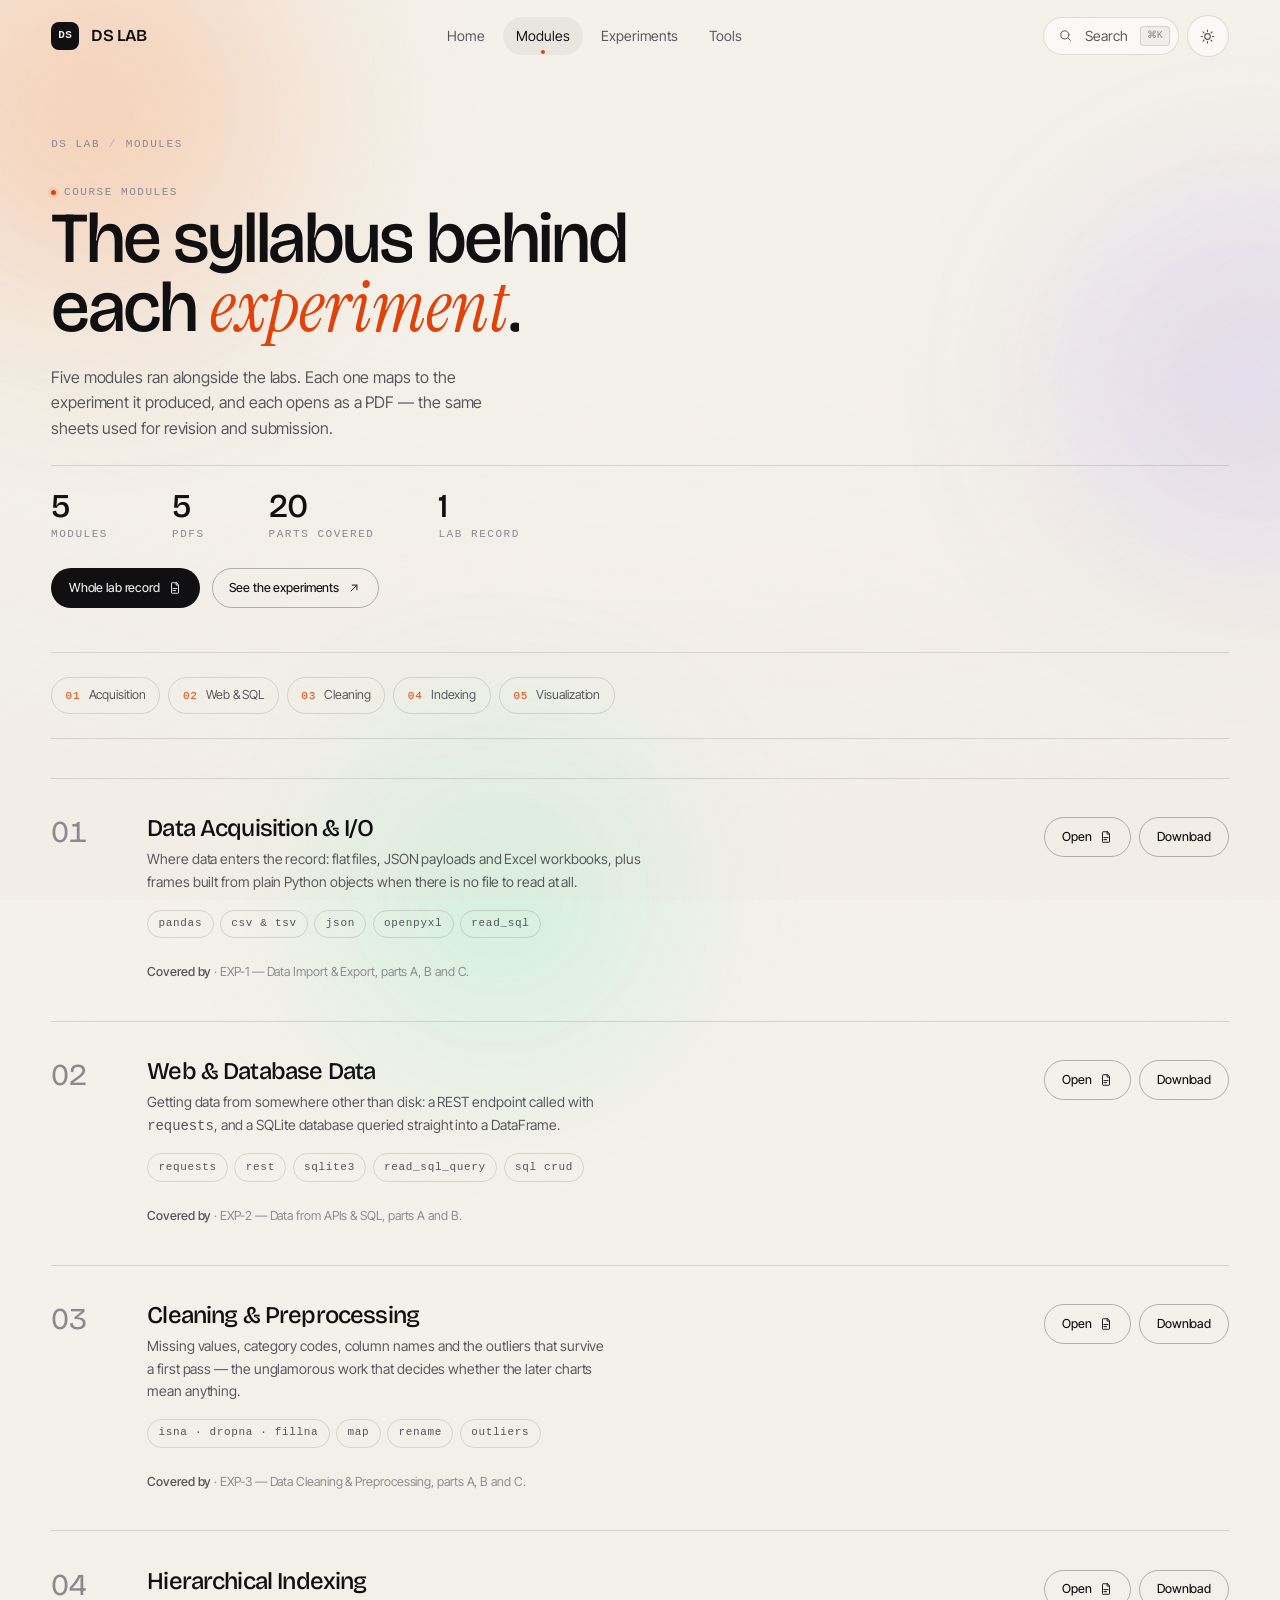
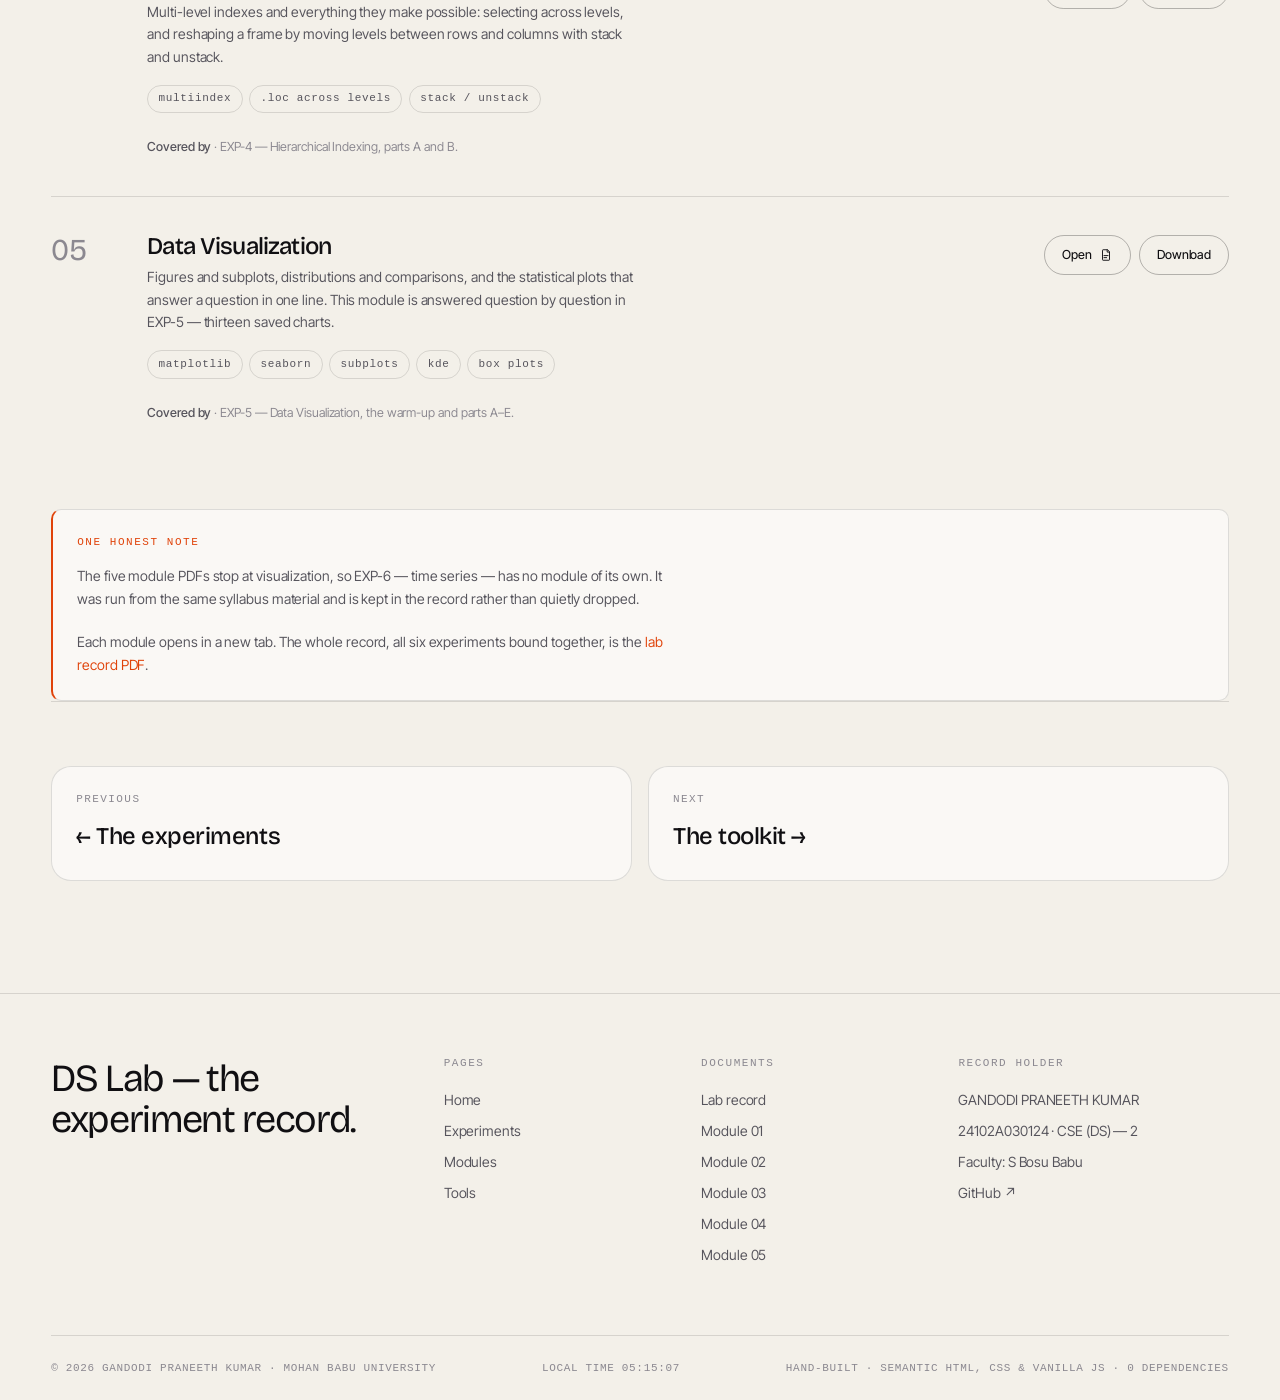
<file: modules.html>
<!DOCTYPE html>
<html lang="en" data-theme="dark" class="no-js">
<head>
<meta charset="utf-8">
<meta name="viewport" content="width=device-width, initial-scale=1, viewport-fit=cover">
<title>Modules — DS Lab · GANDODI PRANEETH KUMAR</title>
<meta name="description" content="The five Data Science course modules behind the lab record, each with its syllabus PDF, mapped to the experiment that covers it.">
<meta name="author" content="GANDODI PRANEETH KUMAR">
<meta name="color-scheme" content="dark light">
<meta name="theme-color" content="#0a0a0c">
<meta property="og:title" content="Modules — the syllabus behind each experiment">
<meta property="og:description" content="Five course modules, five syllabus PDFs, mapped one-to-one to the experiments.">
<meta property="og:type" content="website">

<link rel="icon" href="data:image/svg+xml,%3Csvg xmlns='http://www.w3.org/2000/svg' viewBox='0 0 32 32'%3E%3Crect width='32' height='32' rx='8' fill='%230a0a0c'/%3E%3Ctext x='16' y='22' font-family='monospace' font-size='13' font-weight='700' fill='%23ff5a1f' text-anchor='middle'%3EDS%3C/text%3E%3C/svg%3E">

<link rel="preconnect" href="https://fonts.googleapis.com">
<link rel="preconnect" href="https://fonts.gstatic.com" crossorigin>
<link rel="stylesheet" href="https://fonts.googleapis.com/css2?family=Bricolage+Grotesque:opsz,wght@12..96,300..700&family=Inter+Tight:ital,wght@0,300..600;1,400&family=Instrument+Serif:ital@0;1&display=swap">

<link rel="stylesheet" href="assets/css/tokens.css">
<link rel="stylesheet" href="assets/css/base.css">
<link rel="stylesheet" href="assets/css/components.css">
<link rel="stylesheet" href="assets/css/sections.css">
<link rel="stylesheet" href="assets/css/pages.css">

<script>
  (function () {
    document.documentElement.classList.remove('no-js');
    try {
      var saved = localStorage.getItem('dslab-theme');
      var wantsLight = window.matchMedia('(prefers-color-scheme: light)').matches;
      document.documentElement.dataset.theme = saved || (wantsLight ? 'light' : 'dark');
    } catch (e) {}
  })();
</script>
</head>

<body>

<svg class="sr-only" aria-hidden="true" focusable="false" xmlns="http://www.w3.org/2000/svg">
  <symbol id="i-home" viewBox="0 0 24 24" fill="none" stroke="currentColor" stroke-width="1.6" stroke-linecap="round" stroke-linejoin="round"><path d="M4 11.2 12 4l8 7.2V20a1 1 0 0 1-1 1h-4.5v-6h-5v6H5a1 1 0 0 1-1-1z"/></symbol>
  <symbol id="i-flask" viewBox="0 0 24 24" fill="none" stroke="currentColor" stroke-width="1.6" stroke-linecap="round" stroke-linejoin="round"><path d="M9 3h6M10 3v5.6L4.8 18a1 1 0 0 0 .9 1.5h12.6A1 1 0 0 0 19.2 18L14 8.6V3"/><path d="M7.4 14h9.2"/></symbol>
  <symbol id="i-pdf" viewBox="0 0 24 24" fill="none" stroke="currentColor" stroke-width="1.6" stroke-linecap="round" stroke-linejoin="round"><path d="M14 3H7a1 1 0 0 0-1 1v16a1 1 0 0 0 1 1h10a1 1 0 0 0 1-1V7z"/><path d="M14 3v4h4M8.5 13h7M8.5 16.5h4.5"/></symbol>
  <symbol id="i-tools" viewBox="0 0 24 24" fill="none" stroke="currentColor" stroke-width="1.6" stroke-linecap="round"><path d="M4 8h6M14 8h6M4 16h10M18 16h2"/><circle cx="12" cy="8" r="2"/><circle cx="16" cy="16" r="2"/></symbol>
  <symbol id="i-id" viewBox="0 0 24 24" fill="none" stroke="currentColor" stroke-width="1.6" stroke-linecap="round" stroke-linejoin="round"><rect x="2.5" y="4.5" width="19" height="15" rx="2.5"/><circle cx="8.5" cy="11" r="2.2"/><path d="M5.2 17c.7-1.8 1.9-2.6 3.3-2.6s2.6.8 3.3 2.6M14.5 10h4.5M14.5 13.5h4.5"/></symbol>
  <symbol id="i-copy" viewBox="0 0 24 24" fill="none" stroke="currentColor" stroke-width="1.6" stroke-linecap="round" stroke-linejoin="round"><rect x="9" y="9" width="11" height="11" rx="2"/><path d="M15 6.5A2.5 2.5 0 0 0 12.5 4h-6A2.5 2.5 0 0 0 4 6.5v6A2.5 2.5 0 0 0 6.5 15"/></symbol>
  <symbol id="i-arrow" viewBox="0 0 24 24" fill="none" stroke="currentColor" stroke-width="1.6" stroke-linecap="round" stroke-linejoin="round"><path d="M7 17 17 7M9 7h8v8"/></symbol>
  <symbol id="i-right" viewBox="0 0 24 24" fill="none" stroke="currentColor" stroke-width="1.6" stroke-linecap="round" stroke-linejoin="round"><path d="M5 12h14M13 6l6 6-6 6"/></symbol>
  <symbol id="i-out" viewBox="0 0 24 24" fill="none" stroke="currentColor" stroke-width="1.6" stroke-linecap="round" stroke-linejoin="round"><path d="M7 17 17 7M9 7h8v8"/></symbol>
  <symbol id="i-search" viewBox="0 0 24 24" fill="none" stroke="currentColor" stroke-width="1.6" stroke-linecap="round"><circle cx="11" cy="11" r="6.5"/><path d="m16 16 4 4"/></symbol>
  <symbol id="i-sun" viewBox="0 0 24 24" fill="none" stroke="currentColor" stroke-width="1.6" stroke-linecap="round"><circle cx="12" cy="12" r="4"/><path d="M12 3v2M12 19v2M3 12h2M19 12h2M5.6 5.6l1.4 1.4M17 17l1.4 1.4M18.4 5.6 17 7M7 17l-1.4 1.4"/></symbol>
  <symbol id="i-moon" viewBox="0 0 24 24" fill="none" stroke="currentColor" stroke-width="1.6" stroke-linecap="round" stroke-linejoin="round"><path d="M20 14.5A8.5 8.5 0 0 1 9.5 4a8.5 8.5 0 1 0 10.5 10.5Z"/></symbol>
  <symbol id="i-close" viewBox="0 0 24 24" fill="none" stroke="currentColor" stroke-width="1.6" stroke-linecap="round"><path d="M6 6l12 12M18 6 6 18"/></symbol>
  <symbol id="i-menu" viewBox="0 0 24 24" fill="none" stroke="currentColor" stroke-width="1.6" stroke-linecap="round"><path d="M3 7h18M3 17h12"/></symbol>
  <symbol id="i-top" viewBox="0 0 24 24" fill="none" stroke="currentColor" stroke-width="1.6" stroke-linecap="round" stroke-linejoin="round"><path d="M12 19V5M6 11l6-6 6 6"/></symbol>
  <symbol id="i-book" viewBox="0 0 24 24" fill="none" stroke="currentColor" stroke-width="1.5" stroke-linecap="round" stroke-linejoin="round"><path d="M12 6.5S9.5 4.5 4 4.5v13c5.5 0 8 2 8 2s2.5-2 8-2v-13c-5.5 0-8 2-8 2Z"/><path d="M12 6.5v13"/></symbol>
  <symbol id="i-chart" viewBox="0 0 24 24" fill="none" stroke="currentColor" stroke-width="1.5" stroke-linecap="round"><path d="M4 20V11M10 20V5M16 20v-6M22 20H2"/></symbol>
  <symbol id="i-table" viewBox="0 0 24 24" fill="none" stroke="currentColor" stroke-width="1.5" stroke-linecap="round"><rect x="3.5" y="4.5" width="17" height="15" rx="2"/><path d="M3.5 9.5h17M9.5 9.5v10M3.5 14.5h17"/></symbol>
  <symbol id="i-db" viewBox="0 0 24 24" fill="none" stroke="currentColor" stroke-width="1.5" stroke-linecap="round"><ellipse cx="12" cy="6" rx="7.5" ry="3"/><path d="M4.5 6v12c0 1.7 3.4 3 7.5 3s7.5-1.3 7.5-3V6"/><path d="M4.5 12c0 1.7 3.4 3 7.5 3s7.5-1.3 7.5-3"/></symbol>
</svg>

<a class="skip-link" href="#main">Skip to content</a>

<div class="preloader" id="preloader" role="status" aria-live="polite" aria-label="Loading">
  <div class="preloader__panel"></div>
  <div class="preloader__panel"></div>
  <div class="preloader__panel"></div>
  <div class="preloader__panel"></div>
  <div class="preloader__panel"></div>
  <div class="preloader__panel"></div>
  <div class="preloader__ui">
    <div class="preloader__row">
      <span class="preloader__meta">Mohan Babu University · Dept. of Data Science</span>
      <span class="preloader__meta">CSE (DS) — 2 · 2026</span>
    </div>
    <div>
      <div class="preloader__word" aria-hidden="true">MODULES</div>
      <div class="preloader__row">
        <span class="preloader__meta" id="preloader-status">Loading syllabus</span>
        <span class="preloader__num"><span id="preloader-count">000</span>%</span>
      </div>
      <div class="preloader__bar"><i id="preloader-bar"></i></div>
    </div>
  </div>
</div>

<div class="aurora" aria-hidden="true">
  <div class="aurora__orb aurora__orb--a"></div>
  <div class="aurora__orb aurora__orb--b"></div>
  <div class="aurora__orb aurora__orb--c"></div>
</div>
<div class="grain" aria-hidden="true"></div>
<div class="vignette" aria-hidden="true"></div>

<div class="progress" aria-hidden="true"><div class="progress__bar" id="progress-bar"></div></div>

<header class="nav" id="nav">
  <div class="shell nav__inner">
    <a class="nav__brand" href="index.html" aria-label="DS Lab home">
      <span class="nav__mark" aria-hidden="true">DS</span>
      DS LAB
    </a>

    <nav class="nav__links" aria-label="Primary">
      <a class="nav__link" href="index.html"><span>Home</span></a>
      <a class="nav__link" href="modules.html" aria-current="page"><span>Modules</span></a>
      <a class="nav__link" href="experiments.html"><span>Experiments</span></a>
      <a class="nav__link" href="tools.html"><span>Tools</span></a>
    </nav>

    <div class="nav__actions">
      <button class="nav__search" type="button" data-palette-open aria-label="Search pages, sections and commands">
        <svg width="15" height="15" aria-hidden="true"><use href="#i-search"/></svg>
        <span>Search</span>
        <span class="kbd" aria-hidden="true">⌘K</span>
      </button>
      <button class="icon-btn" type="button" id="theme-toggle" aria-label="Switch to light theme">
        <svg width="17" height="17" aria-hidden="true" data-icon-dark><use href="#i-moon"/></svg>
        <svg width="17" height="17" aria-hidden="true" data-icon-light hidden><use href="#i-sun"/></svg>
      </button>
      <button class="icon-btn nav__burger" type="button" id="menu-open" aria-label="Open menu" aria-expanded="false" aria-controls="menu">
        <svg width="18" height="18" aria-hidden="true"><use href="#i-menu"/></svg>
      </button>
    </div>
  </div>
</header>

<div class="menu" id="menu" role="dialog" aria-modal="true" aria-label="Main menu" hidden>
  <div class="menu__top">
    <span class="eyebrow">Navigate</span>
    <button class="icon-btn" type="button" id="menu-close" aria-label="Close menu">
      <svg width="18" height="18" aria-hidden="true"><use href="#i-close"/></svg>
    </button>
  </div>
  <nav class="menu__list" aria-label="Menu">
    <a class="menu__link" href="index.html" style="--i:0"><i>01</i> Home</a>
    <a class="menu__link" href="modules.html" style="--i:1"><i>02</i> Modules</a>
    <a class="menu__link" href="experiments.html" style="--i:2"><i>03</i> Experiments</a>
    <a class="menu__link" href="tools.html" style="--i:3"><i>04</i> Tools</a>
  </nav>
  <div class="menu__meta">
    <a href="https://github.com/Praneeth-Gandodi" target="_blank" rel="noopener">GitHub</a>
    <button type="button" data-palette-open style="display:inline-flex;align-items:center;gap:.5rem">
      <svg width="14" height="14" aria-hidden="true"><use href="#i-search"/></svg> Search
    </button>
    <span>CSE (DS) — 2</span>
  </div>
</div>

<div class="palette" id="palette" role="dialog" aria-modal="true" aria-label="Command palette" hidden>
  <div class="palette__dialog">
    <div class="palette__search">
      <svg width="17" height="17" aria-hidden="true"><use href="#i-search"/></svg>
      <input class="palette__input" id="palette-input" type="text" placeholder="Jump to a page or section, or run a command…"
             role="combobox" aria-expanded="true" aria-controls="palette-list" aria-autocomplete="list" autocomplete="off" spellcheck="false">
      <span class="kbd">ESC</span>
    </div>
    <div class="palette__list" id="palette-list" role="listbox" aria-label="Results"></div>
    <div class="palette__foot">
      <span><span class="kbd">↑↓</span> Navigate</span>
      <span><span class="kbd">↵</span> Select</span>
      <span><span class="kbd">ESC</span> Close</span>
    </div>
  </div>
</div>

<div class="toasts" id="toasts" aria-live="polite" aria-atomic="false"></div>

<main id="main">

  <section class="pagehead">
    <div class="shell pagehead__inner">
      <nav class="crumbs" aria-label="Breadcrumb">
        <a href="index.html">DS Lab</a>
        <span aria-hidden="true">/</span>
        <span>Modules</span>
      </nav>

      <div>
        <span class="eyebrow" data-reveal="fade">Course modules</span>
        <h1 class="pagehead__title" data-split>The syllabus behind each <em>experiment</em>.</h1>
      </div>

      <p class="lede" data-reveal="fade" style="--d:.15s">
        Five modules ran alongside the labs. Each one maps to the experiment it
        produced, and each opens as a PDF — the same sheets used for revision
        and submission.
      </p>

      <div class="pagehead__meta" data-reveal="fade" style="--d:.2s">
        <div class="pagehead__stat"><b data-count="5">0</b><span>Modules</span></div>
        <div class="pagehead__stat"><b data-count="5">0</b><span>PDFs</span></div>
        <div class="pagehead__stat"><b data-count="20">0</b><span>Parts covered</span></div>
        <div class="pagehead__stat"><b data-count="1">0</b><span>Lab record</span></div>
      </div>

      <div class="pagehead__actions" data-reveal="fade" style="--d:.25s">
        <a class="btn btn--primary btn--sm" href="assets/pdf/lab-record.pdf" target="_blank" rel="noopener">
          <span class="btn__label">Whole lab record
            <svg class="btn__glyph" width="14" height="14" aria-hidden="true"><use href="#i-pdf"/></svg>
          </span>
        </a>
        <a class="btn btn--ghost btn--sm" href="experiments.html">
          <span class="btn__label">See the experiments
            <svg class="btn__glyph" width="14" height="14" aria-hidden="true"><use href="#i-arrow"/></svg>
          </span>
        </a>
      </div>
    </div>
  </section>

  <div class="shell">
    <nav class="indexbar" aria-label="Modules on this page" data-reveal="fade">
      <a href="#module-1"><i>01</i> Acquisition</a>
      <a href="#module-2"><i>02</i> Web &amp; SQL</a>
      <a href="#module-3"><i>03</i> Cleaning</a>
      <a href="#module-4"><i>04</i> Indexing</a>
      <a href="#module-5"><i>05</i> Visualization</a>
    </nav>
  </div>

  <div class="shell pagelist">

    <div class="modrow" id="module-1" data-jump="Module 01 · Data Acquisition" data-jump-icon="i-pdf">
      <span class="modrow__num">01</span>
      <div>
        <h2 class="modrow__title">Data Acquisition &amp; I/O</h2>
        <p class="modrow__lede">
          Where data enters the record: flat files, JSON payloads and Excel
          workbooks, plus frames built from plain Python objects when there is
          no file to read at all.
        </p>
        <div class="modrow__topics">
          <span class="tag">pandas</span>
          <span class="tag">CSV &amp; TSV</span>
          <span class="tag">JSON</span>
          <span class="tag">openpyxl</span>
          <span class="tag">read_sql</span>
        </div>
        <p class="note"><strong>Covered by</strong> · EXP-1 — Data Import &amp; Export, parts A, B and C.</p>
      </div>
      <div class="modrow__actions">
        <a class="btn btn--ghost btn--sm" href="assets/pdf/module-1.pdf" target="_blank" rel="noopener">
          <span class="btn__label">Open
            <svg class="btn__glyph" width="14" height="14" aria-hidden="true"><use href="#i-pdf"/></svg>
          </span>
        </a>
        <a class="btn btn--ghost btn--sm" href="assets/pdf/module-1.pdf" download>
          <span class="btn__label">Download</span>
        </a>
      </div>
    </div>

    <div class="modrow" id="module-2" data-jump="Module 02 · Web &amp; SQL" data-jump-icon="i-pdf">
      <span class="modrow__num">02</span>
      <div>
        <h2 class="modrow__title">Web &amp; Database Data</h2>
        <p class="modrow__lede">
          Getting data from somewhere other than disk: a REST endpoint called
          with <code>requests</code>, and a SQLite database queried straight into
          a DataFrame.
        </p>
        <div class="modrow__topics">
          <span class="tag">requests</span>
          <span class="tag">REST</span>
          <span class="tag">sqlite3</span>
          <span class="tag">read_sql_query</span>
          <span class="tag">SQL CRUD</span>
        </div>
        <p class="note"><strong>Covered by</strong> · EXP-2 — Data from APIs &amp; SQL, parts A and B.</p>
      </div>
      <div class="modrow__actions">
        <a class="btn btn--ghost btn--sm" href="assets/pdf/module-2.pdf" target="_blank" rel="noopener">
          <span class="btn__label">Open
            <svg class="btn__glyph" width="14" height="14" aria-hidden="true"><use href="#i-pdf"/></svg>
          </span>
        </a>
        <a class="btn btn--ghost btn--sm" href="assets/pdf/module-2.pdf" download>
          <span class="btn__label">Download</span>
        </a>
      </div>
    </div>

    <div class="modrow" id="module-3" data-jump="Module 03 · Cleaning" data-jump-icon="i-pdf">
      <span class="modrow__num">03</span>
      <div>
        <h2 class="modrow__title">Cleaning &amp; Preprocessing</h2>
        <p class="modrow__lede">
          Missing values, category codes, column names and the outliers that
          survive a first pass — the unglamorous work that decides whether the
          later charts mean anything.
        </p>
        <div class="modrow__topics">
          <span class="tag">isna · dropna · fillna</span>
          <span class="tag">map</span>
          <span class="tag">rename</span>
          <span class="tag">outliers</span>
        </div>
        <p class="note"><strong>Covered by</strong> · EXP-3 — Data Cleaning &amp; Preprocessing, parts A, B and C.</p>
      </div>
      <div class="modrow__actions">
        <a class="btn btn--ghost btn--sm" href="assets/pdf/module-3.pdf" target="_blank" rel="noopener">
          <span class="btn__label">Open
            <svg class="btn__glyph" width="14" height="14" aria-hidden="true"><use href="#i-pdf"/></svg>
          </span>
        </a>
        <a class="btn btn--ghost btn--sm" href="assets/pdf/module-3.pdf" download>
          <span class="btn__label">Download</span>
        </a>
      </div>
    </div>

    <div class="modrow" id="module-4" data-jump="Module 04 · Hierarchical Indexing" data-jump-icon="i-pdf">
      <span class="modrow__num">04</span>
      <div>
        <h2 class="modrow__title">Hierarchical Indexing</h2>
        <p class="modrow__lede">
          Multi-level indexes and everything they make possible: selecting
          across levels, and reshaping a frame by moving levels between rows and
          columns with stack and unstack.
        </p>
        <div class="modrow__topics">
          <span class="tag">MultiIndex</span>
          <span class="tag">.loc across levels</span>
          <span class="tag">stack / unstack</span>
        </div>
        <p class="note"><strong>Covered by</strong> · EXP-4 — Hierarchical Indexing, parts A and B.</p>
      </div>
      <div class="modrow__actions">
        <a class="btn btn--ghost btn--sm" href="assets/pdf/module-4.pdf" target="_blank" rel="noopener">
          <span class="btn__label">Open
            <svg class="btn__glyph" width="14" height="14" aria-hidden="true"><use href="#i-pdf"/></svg>
          </span>
        </a>
        <a class="btn btn--ghost btn--sm" href="assets/pdf/module-4.pdf" download>
          <span class="btn__label">Download</span>
        </a>
      </div>
    </div>

    <div class="modrow" id="module-5" data-jump="Module 05 · Visualization" data-jump-icon="i-pdf">
      <span class="modrow__num">05</span>
      <div>
        <h2 class="modrow__title">Data Visualization</h2>
        <p class="modrow__lede">
          Figures and subplots, distributions and comparisons, and the
          statistical plots that answer a question in one line. This module is
          answered question by question in EXP-5 — thirteen saved charts.
        </p>
        <div class="modrow__topics">
          <span class="tag">Matplotlib</span>
          <span class="tag">Seaborn</span>
          <span class="tag">subplots</span>
          <span class="tag">KDE</span>
          <span class="tag">box plots</span>
        </div>
        <p class="note"><strong>Covered by</strong> · EXP-5 — Data Visualization, the warm-up and parts A–E.</p>
      </div>
      <div class="modrow__actions">
        <a class="btn btn--ghost btn--sm" href="assets/pdf/module-5.pdf" target="_blank" rel="noopener">
          <span class="btn__label">Open
            <svg class="btn__glyph" width="14" height="14" aria-hidden="true"><use href="#i-pdf"/></svg>
          </span>
        </a>
        <a class="btn btn--ghost btn--sm" href="assets/pdf/module-5.pdf" download>
          <span class="btn__label">Download</span>
        </a>
      </div>
    </div>

    <aside class="callout" style="margin-top: clamp(2rem, 4vw, 3rem)">
      <span class="callout__label">One honest note</span>
      <p>
        The five module PDFs stop at visualization, so EXP-6 — time series — has
        no module of its own. It was run from the same syllabus material and is
        kept in the record rather than quietly dropped.
      </p>
      <p>
        Each module opens in a new tab. The whole record, all six experiments
        bound together, is the <a href="assets/pdf/lab-record.pdf" target="_blank" rel="noopener" style="color:var(--accent)">lab record PDF</a>.
      </p>
    </aside>

    <div class="nextup">
      <a href="experiments.html">
        <span>Previous</span>
        <b>← The experiments</b>
      </a>
      <a href="tools.html">
        <span>Next</span>
        <b>The toolkit →</b>
      </a>
    </div>

  </div>
</main>

<footer class="footer">
  <div class="shell">
    <div class="footer__grid">
      <div>
        <p class="footer__brand">DS Lab — the experiment record.</p>
      </div>

      <div class="footer__col">
        <h4>Pages</h4>
        <a href="index.html">Home</a>
        <a href="experiments.html">Experiments</a>
        <a href="modules.html">Modules</a>
        <a href="tools.html">Tools</a>
      </div>

      <div class="footer__col">
        <h4>Documents</h4>
        <a href="assets/pdf/lab-record.pdf" target="_blank" rel="noopener">Lab record</a>
        <a href="assets/pdf/module-1.pdf" target="_blank" rel="noopener">Module 01</a>
        <a href="assets/pdf/module-2.pdf" target="_blank" rel="noopener">Module 02</a>
        <a href="assets/pdf/module-3.pdf" target="_blank" rel="noopener">Module 03</a>
        <a href="assets/pdf/module-4.pdf" target="_blank" rel="noopener">Module 04</a>
        <a href="assets/pdf/module-5.pdf" target="_blank" rel="noopener">Module 05</a>
      </div>

      <div class="footer__col">
        <h4>Record holder</h4>
        <span>GANDODI PRANEETH KUMAR</span>
        <span>24102A030124 · CSE (DS) — 2</span>
        <span>Faculty: S Bosu Babu</span>
        <a href="https://github.com/Praneeth-Gandodi" target="_blank" rel="noopener">GitHub ↗</a>
      </div>
    </div>

    <div class="footer__bottom">
      <span>© <span id="year">2026</span> GANDODI PRANEETH KUMAR · Mohan Babu University</span>
      <span>Local time <span id="clock">--:--:--</span></span>
      <span>Hand-built · semantic HTML, CSS &amp; vanilla JS · 0 dependencies</span>
    </div>
  </div>
</footer>

<button class="icon-btn totop" id="totop" type="button" aria-label="Back to top">
  <svg width="17" height="17" aria-hidden="true"><use href="#i-top"/></svg>
</button>

<script src="assets/js/main.js" defer></script>
</body>
</html>
</file>
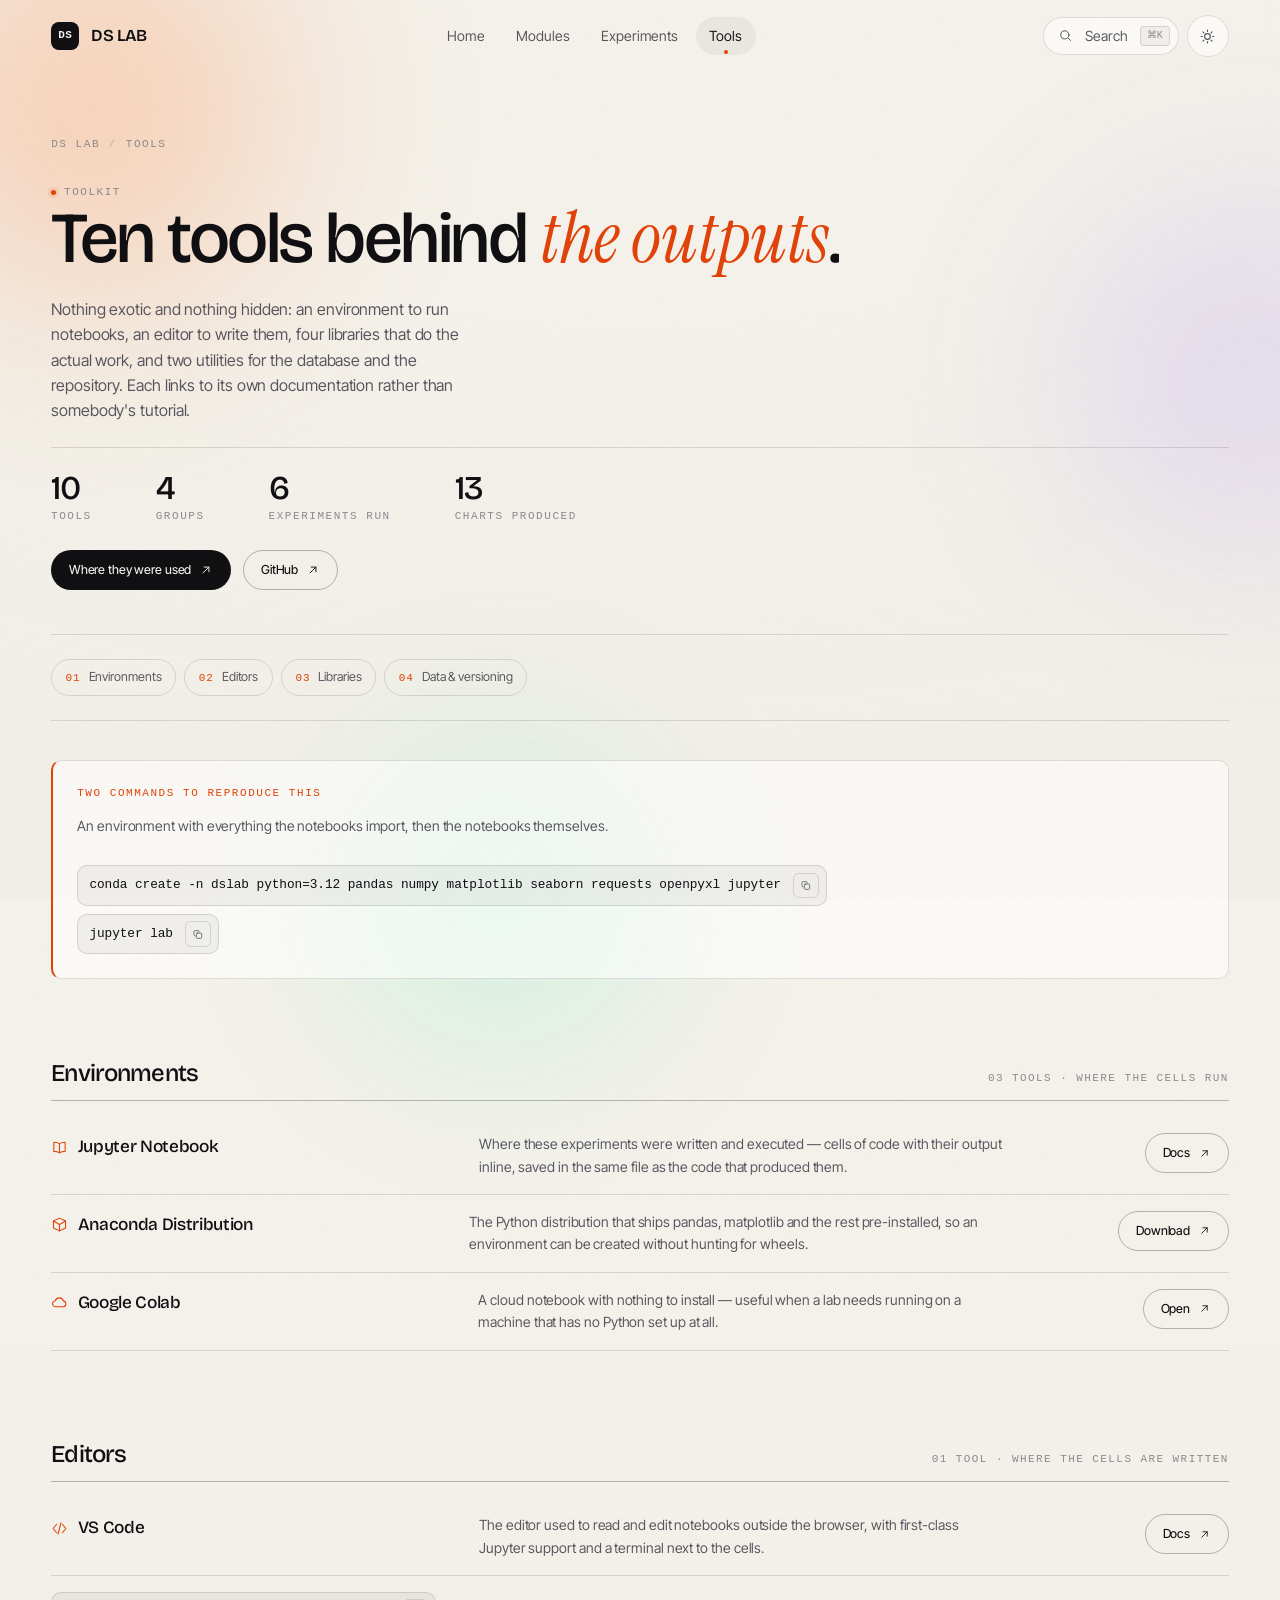
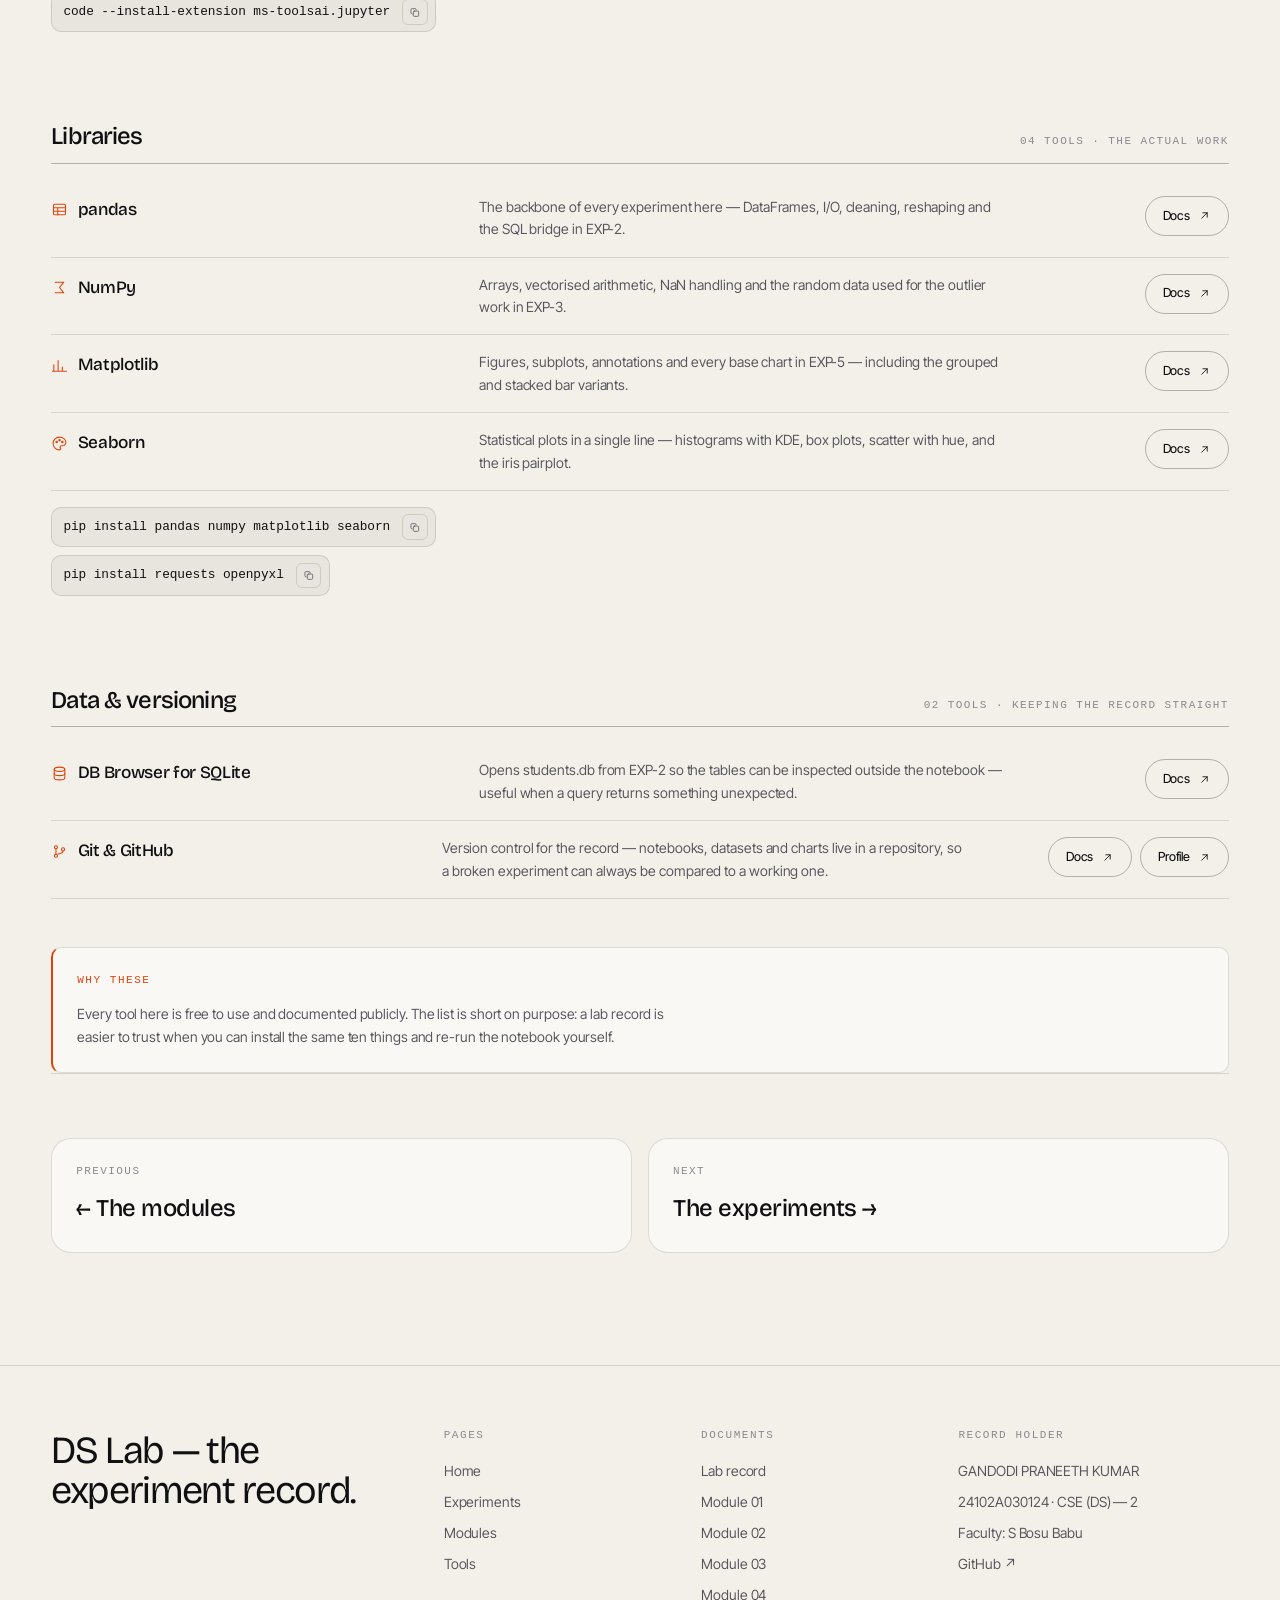
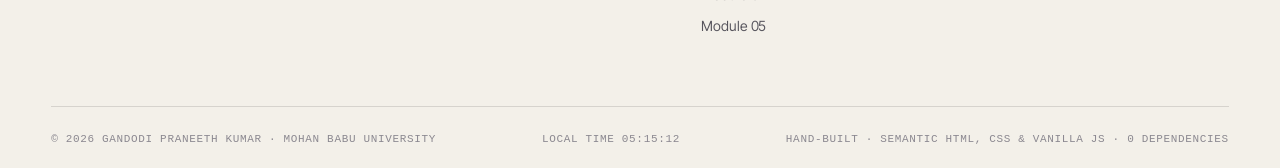
<file: tools.html>
<!DOCTYPE html>
<html lang="en" data-theme="dark" class="no-js">
<head>
<meta charset="utf-8">
<meta name="viewport" content="width=device-width, initial-scale=1, viewport-fit=cover">
<title>Tools — DS Lab · GANDODI PRANEETH KUMAR</title>
<meta name="description" content="The ten tools behind the Data Science Lab record — environments, editor, libraries and utilities, each linked to its official documentation.">
<meta name="author" content="GANDODI PRANEETH KUMAR">
<meta name="color-scheme" content="dark light">
<meta name="theme-color" content="#0a0a0c">
<meta property="og:title" content="Tools — the stack behind the outputs">
<meta property="og:description" content="Jupyter, Anaconda, Colab, VS Code, pandas, NumPy, Matplotlib, Seaborn, DB Browser for SQLite and Git.">
<meta property="og:type" content="website">

<link rel="icon" href="data:image/svg+xml,%3Csvg xmlns='http://www.w3.org/2000/svg' viewBox='0 0 32 32'%3E%3Crect width='32' height='32' rx='8' fill='%230a0a0c'/%3E%3Ctext x='16' y='22' font-family='monospace' font-size='13' font-weight='700' fill='%23ff5a1f' text-anchor='middle'%3EDS%3C/text%3E%3C/svg%3E">

<link rel="preconnect" href="https://fonts.googleapis.com">
<link rel="preconnect" href="https://fonts.gstatic.com" crossorigin>
<link rel="stylesheet" href="https://fonts.googleapis.com/css2?family=Bricolage+Grotesque:opsz,wght@12..96,300..700&family=Inter+Tight:ital,wght@0,300..600;1,400&family=Instrument+Serif:ital@0;1&display=swap">

<link rel="stylesheet" href="assets/css/tokens.css">
<link rel="stylesheet" href="assets/css/base.css">
<link rel="stylesheet" href="assets/css/components.css">
<link rel="stylesheet" href="assets/css/sections.css">
<link rel="stylesheet" href="assets/css/pages.css">

<script>
  (function () {
    document.documentElement.classList.remove('no-js');
    try {
      var saved = localStorage.getItem('dslab-theme');
      var wantsLight = window.matchMedia('(prefers-color-scheme: light)').matches;
      document.documentElement.dataset.theme = saved || (wantsLight ? 'light' : 'dark');
    } catch (e) {}
  })();
</script>
</head>

<body>

<svg class="sr-only" aria-hidden="true" focusable="false" xmlns="http://www.w3.org/2000/svg">
  <symbol id="i-home" viewBox="0 0 24 24" fill="none" stroke="currentColor" stroke-width="1.6" stroke-linecap="round" stroke-linejoin="round"><path d="M4 11.2 12 4l8 7.2V20a1 1 0 0 1-1 1h-4.5v-6h-5v6H5a1 1 0 0 1-1-1z"/></symbol>
  <symbol id="i-flask" viewBox="0 0 24 24" fill="none" stroke="currentColor" stroke-width="1.6" stroke-linecap="round" stroke-linejoin="round"><path d="M9 3h6M10 3v5.6L4.8 18a1 1 0 0 0 .9 1.5h12.6A1 1 0 0 0 19.2 18L14 8.6V3"/><path d="M7.4 14h9.2"/></symbol>
  <symbol id="i-pdf" viewBox="0 0 24 24" fill="none" stroke="currentColor" stroke-width="1.6" stroke-linecap="round" stroke-linejoin="round"><path d="M14 3H7a1 1 0 0 0-1 1v16a1 1 0 0 0 1 1h10a1 1 0 0 0 1-1V7z"/><path d="M14 3v4h4M8.5 13h7M8.5 16.5h4.5"/></symbol>
  <symbol id="i-tools" viewBox="0 0 24 24" fill="none" stroke="currentColor" stroke-width="1.6" stroke-linecap="round"><path d="M4 8h6M14 8h6M4 16h10M18 16h2"/><circle cx="12" cy="8" r="2"/><circle cx="16" cy="16" r="2"/></symbol>
  <symbol id="i-id" viewBox="0 0 24 24" fill="none" stroke="currentColor" stroke-width="1.6" stroke-linecap="round" stroke-linejoin="round"><rect x="2.5" y="4.5" width="19" height="15" rx="2.5"/><circle cx="8.5" cy="11" r="2.2"/><path d="M5.2 17c.7-1.8 1.9-2.6 3.3-2.6s2.6.8 3.3 2.6M14.5 10h4.5M14.5 13.5h4.5"/></symbol>
  <symbol id="i-copy" viewBox="0 0 24 24" fill="none" stroke="currentColor" stroke-width="1.6" stroke-linecap="round" stroke-linejoin="round"><rect x="9" y="9" width="11" height="11" rx="2"/><path d="M15 6.5A2.5 2.5 0 0 0 12.5 4h-6A2.5 2.5 0 0 0 4 6.5v6A2.5 2.5 0 0 0 6.5 15"/></symbol>
  <symbol id="i-arrow" viewBox="0 0 24 24" fill="none" stroke="currentColor" stroke-width="1.6" stroke-linecap="round" stroke-linejoin="round"><path d="M7 17 17 7M9 7h8v8"/></symbol>
  <symbol id="i-right" viewBox="0 0 24 24" fill="none" stroke="currentColor" stroke-width="1.6" stroke-linecap="round" stroke-linejoin="round"><path d="M5 12h14M13 6l6 6-6 6"/></symbol>
  <symbol id="i-out" viewBox="0 0 24 24" fill="none" stroke="currentColor" stroke-width="1.6" stroke-linecap="round" stroke-linejoin="round"><path d="M7 17 17 7M9 7h8v8"/></symbol>
  <symbol id="i-search" viewBox="0 0 24 24" fill="none" stroke="currentColor" stroke-width="1.6" stroke-linecap="round"><circle cx="11" cy="11" r="6.5"/><path d="m16 16 4 4"/></symbol>
  <symbol id="i-sun" viewBox="0 0 24 24" fill="none" stroke="currentColor" stroke-width="1.6" stroke-linecap="round"><circle cx="12" cy="12" r="4"/><path d="M12 3v2M12 19v2M3 12h2M19 12h2M5.6 5.6l1.4 1.4M17 17l1.4 1.4M18.4 5.6 17 7M7 17l-1.4 1.4"/></symbol>
  <symbol id="i-moon" viewBox="0 0 24 24" fill="none" stroke="currentColor" stroke-width="1.6" stroke-linecap="round" stroke-linejoin="round"><path d="M20 14.5A8.5 8.5 0 0 1 9.5 4a8.5 8.5 0 1 0 10.5 10.5Z"/></symbol>
  <symbol id="i-close" viewBox="0 0 24 24" fill="none" stroke="currentColor" stroke-width="1.6" stroke-linecap="round"><path d="M6 6l12 12M18 6 6 18"/></symbol>
  <symbol id="i-menu" viewBox="0 0 24 24" fill="none" stroke="currentColor" stroke-width="1.6" stroke-linecap="round"><path d="M3 7h18M3 17h12"/></symbol>
  <symbol id="i-top" viewBox="0 0 24 24" fill="none" stroke="currentColor" stroke-width="1.6" stroke-linecap="round" stroke-linejoin="round"><path d="M12 19V5M6 11l6-6 6 6"/></symbol>
  <symbol id="i-book" viewBox="0 0 24 24" fill="none" stroke="currentColor" stroke-width="1.5" stroke-linecap="round" stroke-linejoin="round"><path d="M12 6.5S9.5 4.5 4 4.5v13c5.5 0 8 2 8 2s2.5-2 8-2v-13c-5.5 0-8 2-8 2Z"/><path d="M12 6.5v13"/></symbol>
  <symbol id="i-box" viewBox="0 0 24 24" fill="none" stroke="currentColor" stroke-width="1.5" stroke-linecap="round" stroke-linejoin="round"><path d="M12 3 20.5 7v10L12 21 3.5 17V7z"/><path d="M12 12v9M12 12l8.5-5M12 12 3.5 7"/></symbol>
  <symbol id="i-cloud" viewBox="0 0 24 24" fill="none" stroke="currentColor" stroke-width="1.5" stroke-linecap="round" stroke-linejoin="round"><path d="M7 18h10a4 4 0 0 0 .5-7.97A6 6 0 0 0 6 9.5 3.5 3.5 0 0 0 7 18Z"/></symbol>
  <symbol id="i-code" viewBox="0 0 24 24" fill="none" stroke="currentColor" stroke-width="1.5" stroke-linecap="round" stroke-linejoin="round"><path d="m8 6-5 6 5 6M16 6l5 6-5 6M14 4l-4 16"/></symbol>
  <symbol id="i-table" viewBox="0 0 24 24" fill="none" stroke="currentColor" stroke-width="1.5" stroke-linecap="round"><rect x="3.5" y="4.5" width="17" height="15" rx="2"/><path d="M3.5 9.5h17M9.5 9.5v10M3.5 14.5h17"/></symbol>
  <symbol id="i-sigma" viewBox="0 0 24 24" fill="none" stroke="currentColor" stroke-width="1.5" stroke-linecap="round" stroke-linejoin="round"><path d="M6 4.5h12l-6 7.5 6 7.5H6"/></symbol>
  <symbol id="i-chart" viewBox="0 0 24 24" fill="none" stroke="currentColor" stroke-width="1.5" stroke-linecap="round"><path d="M4 20V11M10 20V5M16 20v-6M22 20H2"/></symbol>
  <symbol id="i-palette" viewBox="0 0 24 24" fill="none" stroke="currentColor" stroke-width="1.5" stroke-linecap="round" stroke-linejoin="round"><path d="M12 3a9 9 0 1 0 0 18c1.1 0 1.8-.8 1.8-1.7 0-.5-.2-.9-.5-1.2-.3-.3-.5-.7-.5-1.2 0-.9.8-1.7 1.7-1.7h1.7A4.8 4.8 0 0 0 21 10.4C21 6.3 16.9 3 12 3Z"/><circle cx="8" cy="10" r="1"/><circle cx="12" cy="7.5" r="1"/><circle cx="16" cy="10" r="1"/></symbol>
  <symbol id="i-db" viewBox="0 0 24 24" fill="none" stroke="currentColor" stroke-width="1.5" stroke-linecap="round"><ellipse cx="12" cy="6" rx="7.5" ry="3"/><path d="M4.5 6v12c0 1.7 3.4 3 7.5 3s7.5-1.3 7.5-3V6"/><path d="M4.5 12c0 1.7 3.4 3 7.5 3s7.5-1.3 7.5-3"/></symbol>
  <symbol id="i-branch" viewBox="0 0 24 24" fill="none" stroke="currentColor" stroke-width="1.5" stroke-linecap="round"><circle cx="7" cy="6" r="2.2"/><circle cx="7" cy="18" r="2.2"/><circle cx="17" cy="9" r="2.2"/><path d="M7 8.2v7.6M17 11.2c0 3-4 3.8-7 4.2"/></symbol>
</svg>

<a class="skip-link" href="#main">Skip to content</a>

<div class="preloader" id="preloader" role="status" aria-live="polite" aria-label="Loading">
  <div class="preloader__panel"></div>
  <div class="preloader__panel"></div>
  <div class="preloader__panel"></div>
  <div class="preloader__panel"></div>
  <div class="preloader__panel"></div>
  <div class="preloader__panel"></div>
  <div class="preloader__ui">
    <div class="preloader__row">
      <span class="preloader__meta">Mohan Babu University · Dept. of Data Science</span>
      <span class="preloader__meta">CSE (DS) — 2 · 2026</span>
    </div>
    <div>
      <div class="preloader__word" aria-hidden="true">TOOLKIT</div>
      <div class="preloader__row">
        <span class="preloader__meta" id="preloader-status">Loading toolkit</span>
        <span class="preloader__num"><span id="preloader-count">000</span>%</span>
      </div>
      <div class="preloader__bar"><i id="preloader-bar"></i></div>
    </div>
  </div>
</div>

<div class="aurora" aria-hidden="true">
  <div class="aurora__orb aurora__orb--a"></div>
  <div class="aurora__orb aurora__orb--b"></div>
  <div class="aurora__orb aurora__orb--c"></div>
</div>
<div class="grain" aria-hidden="true"></div>
<div class="vignette" aria-hidden="true"></div>

<div class="progress" aria-hidden="true"><div class="progress__bar" id="progress-bar"></div></div>

<header class="nav" id="nav">
  <div class="shell nav__inner">
    <a class="nav__brand" href="index.html" aria-label="DS Lab home">
      <span class="nav__mark" aria-hidden="true">DS</span>
      DS LAB
    </a>

    <nav class="nav__links" aria-label="Primary">
      <a class="nav__link" href="index.html"><span>Home</span></a>
      <a class="nav__link" href="modules.html"><span>Modules</span></a>
      <a class="nav__link" href="experiments.html"><span>Experiments</span></a>
      <a class="nav__link" href="tools.html" aria-current="page"><span>Tools</span></a>
    </nav>

    <div class="nav__actions">
      <button class="nav__search" type="button" data-palette-open aria-label="Search pages, sections and commands">
        <svg width="15" height="15" aria-hidden="true"><use href="#i-search"/></svg>
        <span>Search</span>
        <span class="kbd" aria-hidden="true">⌘K</span>
      </button>
      <button class="icon-btn" type="button" id="theme-toggle" aria-label="Switch to light theme">
        <svg width="17" height="17" aria-hidden="true" data-icon-dark><use href="#i-moon"/></svg>
        <svg width="17" height="17" aria-hidden="true" data-icon-light hidden><use href="#i-sun"/></svg>
      </button>
      <button class="icon-btn nav__burger" type="button" id="menu-open" aria-label="Open menu" aria-expanded="false" aria-controls="menu">
        <svg width="18" height="18" aria-hidden="true"><use href="#i-menu"/></svg>
      </button>
    </div>
  </div>
</header>

<div class="menu" id="menu" role="dialog" aria-modal="true" aria-label="Main menu" hidden>
  <div class="menu__top">
    <span class="eyebrow">Navigate</span>
    <button class="icon-btn" type="button" id="menu-close" aria-label="Close menu">
      <svg width="18" height="18" aria-hidden="true"><use href="#i-close"/></svg>
    </button>
  </div>
  <nav class="menu__list" aria-label="Menu">
    <a class="menu__link" href="index.html" style="--i:0"><i>01</i> Home</a>
    <a class="menu__link" href="modules.html" style="--i:1"><i>02</i> Modules</a>
    <a class="menu__link" href="experiments.html" style="--i:2"><i>03</i> Experiments</a>
    <a class="menu__link" href="tools.html" style="--i:3"><i>04</i> Tools</a>
  </nav>
  <div class="menu__meta">
    <a href="https://github.com/Praneeth-Gandodi" target="_blank" rel="noopener">GitHub</a>
    <button type="button" data-palette-open style="display:inline-flex;align-items:center;gap:.5rem">
      <svg width="14" height="14" aria-hidden="true"><use href="#i-search"/></svg> Search
    </button>
    <span>CSE (DS) — 2</span>
  </div>
</div>

<div class="palette" id="palette" role="dialog" aria-modal="true" aria-label="Command palette" hidden>
  <div class="palette__dialog">
    <div class="palette__search">
      <svg width="17" height="17" aria-hidden="true"><use href="#i-search"/></svg>
      <input class="palette__input" id="palette-input" type="text" placeholder="Jump to a page or section, or run a command…"
             role="combobox" aria-expanded="true" aria-controls="palette-list" aria-autocomplete="list" autocomplete="off" spellcheck="false">
      <span class="kbd">ESC</span>
    </div>
    <div class="palette__list" id="palette-list" role="listbox" aria-label="Results"></div>
    <div class="palette__foot">
      <span><span class="kbd">↑↓</span> Navigate</span>
      <span><span class="kbd">↵</span> Select</span>
      <span><span class="kbd">ESC</span> Close</span>
    </div>
  </div>
</div>

<div class="toasts" id="toasts" aria-live="polite" aria-atomic="false"></div>

<main id="main">

  <section class="pagehead">
    <div class="shell pagehead__inner">
      <nav class="crumbs" aria-label="Breadcrumb">
        <a href="index.html">DS Lab</a>
        <span aria-hidden="true">/</span>
        <span>Tools</span>
      </nav>

      <div>
        <span class="eyebrow" data-reveal="fade">Toolkit</span>
        <h1 class="pagehead__title" data-split>Ten tools behind <em>the outputs</em>.</h1>
      </div>

      <p class="lede" data-reveal="fade" style="--d:.15s">
        Nothing exotic and nothing hidden: an environment to run notebooks, an
        editor to write them, four libraries that do the actual work, and two
        utilities for the database and the repository. Each links to its own
        documentation rather than somebody's tutorial.
      </p>

      <div class="pagehead__meta" data-reveal="fade" style="--d:.2s">
        <div class="pagehead__stat"><b data-count="10">0</b><span>Tools</span></div>
        <div class="pagehead__stat"><b data-count="4">0</b><span>Groups</span></div>
        <div class="pagehead__stat"><b data-count="6">0</b><span>Experiments run</span></div>
        <div class="pagehead__stat"><b data-count="13">0</b><span>Charts produced</span></div>
      </div>

      <div class="pagehead__actions" data-reveal="fade" style="--d:.25s">
        <a class="btn btn--primary btn--sm" href="experiments.html">
          <span class="btn__label">Where they were used
            <svg class="btn__glyph" width="14" height="14" aria-hidden="true"><use href="#i-arrow"/></svg>
          </span>
        </a>
        <a class="btn btn--ghost btn--sm" href="https://github.com/Praneeth-Gandodi" target="_blank" rel="noopener">
          <span class="btn__label">GitHub
            <svg class="btn__glyph" width="14" height="14" aria-hidden="true"><use href="#i-out"/></svg>
          </span>
        </a>
      </div>
    </div>
  </section>

  <div class="shell">
    <nav class="indexbar" aria-label="Tool groups on this page" data-reveal="fade">
      <a href="#environments"><i>01</i> Environments</a>
      <a href="#editors"><i>02</i> Editors</a>
      <a href="#libraries"><i>03</i> Libraries</a>
      <a href="#data"><i>04</i> Data &amp; versioning</a>
    </nav>
  </div>

  <div class="shell pagelist">

    <!-- Quickstart ------------------------------------------------------ -->
    <aside class="callout" style="margin-bottom: clamp(1.5rem, 3vw, 2.5rem)">
      <span class="callout__label">Two commands to reproduce this</span>
      <p>An environment with everything the notebooks import, then the notebooks themselves.</p>
      <div class="cmd-grid">
        <span class="cmd">
          <code>conda create -n dslab python=3.12 pandas numpy matplotlib seaborn requests openpyxl jupyter</code>
          <button type="button" data-copy="conda create -n dslab python=3.12 pandas numpy matplotlib seaborn requests openpyxl jupyter" data-copy-label="Environment command" aria-label="Copy environment command">
            <svg width="13" height="13" aria-hidden="true"><use href="#i-copy"/></svg>
          </button>
        </span>
        <span class="cmd">
          <code>jupyter lab</code>
          <button type="button" data-copy="jupyter lab" data-copy-label="Launch command" aria-label="Copy launch command">
            <svg width="13" height="13" aria-hidden="true"><use href="#i-copy"/></svg>
          </button>
        </span>
      </div>
    </aside>

    <!-- 01 Environments ------------------------------------------------- -->
    <section class="toolgroup" id="environments" data-jump="Environments" data-jump-icon="i-tools">
      <div class="toolgroup__head">
        <h2>Environments</h2>
        <span>03 tools · where the cells run</span>
      </div>

      <div class="toolrow">
        <div class="toolrow__name">
          <svg width="17" height="17" aria-hidden="true"><use href="#i-book"/></svg>
          Jupyter Notebook
        </div>
        <p class="toolrow__desc">Where these experiments were written and executed — cells of code with their output inline, saved in the same file as the code that produced them.</p>
        <div class="toolrow__links">
          <a class="btn btn--ghost btn--sm" href="https://jupyter.org" target="_blank" rel="noopener">
            <span class="btn__label">Docs <svg class="btn__glyph" width="13" height="13" aria-hidden="true"><use href="#i-out"/></svg></span>
          </a>
        </div>
      </div>

      <div class="toolrow">
        <div class="toolrow__name">
          <svg width="17" height="17" aria-hidden="true"><use href="#i-box"/></svg>
          Anaconda Distribution
        </div>
        <p class="toolrow__desc">The Python distribution that ships pandas, matplotlib and the rest pre-installed, so an environment can be created without hunting for wheels.</p>
        <div class="toolrow__links">
          <a class="btn btn--ghost btn--sm" href="https://www.anaconda.com/download" target="_blank" rel="noopener">
            <span class="btn__label">Download <svg class="btn__glyph" width="13" height="13" aria-hidden="true"><use href="#i-out"/></svg></span>
          </a>
        </div>
      </div>

      <div class="toolrow">
        <div class="toolrow__name">
          <svg width="17" height="17" aria-hidden="true"><use href="#i-cloud"/></svg>
          Google Colab
        </div>
        <p class="toolrow__desc">A cloud notebook with nothing to install — useful when a lab needs running on a machine that has no Python set up at all.</p>
        <div class="toolrow__links">
          <a class="btn btn--ghost btn--sm" href="https://colab.research.google.com" target="_blank" rel="noopener">
            <span class="btn__label">Open <svg class="btn__glyph" width="13" height="13" aria-hidden="true"><use href="#i-out"/></svg></span>
          </a>
        </div>
      </div>
    </section>

    <!-- 02 Editors ------------------------------------------------------- -->
    <section class="toolgroup" id="editors" data-jump="Editors" data-jump-icon="i-code">
      <div class="toolgroup__head">
        <h2>Editors</h2>
        <span>01 tool · where the cells are written</span>
      </div>

      <div class="toolrow">
        <div class="toolrow__name">
          <svg width="17" height="17" aria-hidden="true"><use href="#i-code"/></svg>
          VS Code
        </div>
        <p class="toolrow__desc">The editor used to read and edit notebooks outside the browser, with first-class Jupyter support and a terminal next to the cells.</p>
        <div class="toolrow__links">
          <a class="btn btn--ghost btn--sm" href="https://code.visualstudio.com" target="_blank" rel="noopener">
            <span class="btn__label">Docs <svg class="btn__glyph" width="13" height="13" aria-hidden="true"><use href="#i-out"/></svg></span>
          </a>
        </div>
      </div>

      <div class="cmd-grid" style="margin-top: var(--s4)">
        <span class="cmd">
          <code>code --install-extension ms-toolsai.jupyter</code>
          <button type="button" data-copy="code --install-extension ms-toolsai.jupyter" data-copy-label="Extension command" aria-label="Copy VS Code extension command">
            <svg width="13" height="13" aria-hidden="true"><use href="#i-copy"/></svg>
          </button>
        </span>
      </div>
    </section>

    <!-- 03 Libraries ----------------------------------------------------- -->
    <section class="toolgroup" id="libraries" data-jump="Libraries" data-jump-icon="i-table">
      <div class="toolgroup__head">
        <h2>Libraries</h2>
        <span>04 tools · the actual work</span>
      </div>

      <div class="toolrow">
        <div class="toolrow__name">
          <svg width="17" height="17" aria-hidden="true"><use href="#i-table"/></svg>
          pandas
        </div>
        <p class="toolrow__desc">The backbone of every experiment here — DataFrames, I/O, cleaning, reshaping and the SQL bridge in EXP-2.</p>
        <div class="toolrow__links">
          <a class="btn btn--ghost btn--sm" href="https://pandas.pydata.org/docs/" target="_blank" rel="noopener">
            <span class="btn__label">Docs <svg class="btn__glyph" width="13" height="13" aria-hidden="true"><use href="#i-out"/></svg></span>
          </a>
        </div>
      </div>

      <div class="toolrow">
        <div class="toolrow__name">
          <svg width="17" height="17" aria-hidden="true"><use href="#i-sigma"/></svg>
          NumPy
        </div>
        <p class="toolrow__desc">Arrays, vectorised arithmetic, NaN handling and the random data used for the outlier work in EXP-3.</p>
        <div class="toolrow__links">
          <a class="btn btn--ghost btn--sm" href="https://numpy.org/doc/stable/" target="_blank" rel="noopener">
            <span class="btn__label">Docs <svg class="btn__glyph" width="13" height="13" aria-hidden="true"><use href="#i-out"/></svg></span>
          </a>
        </div>
      </div>

      <div class="toolrow">
        <div class="toolrow__name">
          <svg width="17" height="17" aria-hidden="true"><use href="#i-chart"/></svg>
          Matplotlib
        </div>
        <p class="toolrow__desc">Figures, subplots, annotations and every base chart in EXP-5 — including the grouped and stacked bar variants.</p>
        <div class="toolrow__links">
          <a class="btn btn--ghost btn--sm" href="https://matplotlib.org/stable/" target="_blank" rel="noopener">
            <span class="btn__label">Docs <svg class="btn__glyph" width="13" height="13" aria-hidden="true"><use href="#i-out"/></svg></span>
          </a>
        </div>
      </div>

      <div class="toolrow">
        <div class="toolrow__name">
          <svg width="17" height="17" aria-hidden="true"><use href="#i-palette"/></svg>
          Seaborn
        </div>
        <p class="toolrow__desc">Statistical plots in a single line — histograms with KDE, box plots, scatter with hue, and the iris pairplot.</p>
        <div class="toolrow__links">
          <a class="btn btn--ghost btn--sm" href="https://seaborn.pydata.org/" target="_blank" rel="noopener">
            <span class="btn__label">Docs <svg class="btn__glyph" width="13" height="13" aria-hidden="true"><use href="#i-out"/></svg></span>
          </a>
        </div>
      </div>

      <div class="cmd-grid" style="margin-top: var(--s4)">
        <span class="cmd">
          <code>pip install pandas numpy matplotlib seaborn</code>
          <button type="button" data-copy="pip install pandas numpy matplotlib seaborn" data-copy-label="Install command" aria-label="Copy pip install command">
            <svg width="13" height="13" aria-hidden="true"><use href="#i-copy"/></svg>
          </button>
        </span>
        <span class="cmd">
          <code>pip install requests openpyxl</code>
          <button type="button" data-copy="pip install requests openpyxl" data-copy-label="Install command" aria-label="Copy pip install command for requests and openpyxl">
            <svg width="13" height="13" aria-hidden="true"><use href="#i-copy"/></svg>
          </button>
        </span>
      </div>
    </section>

    <!-- 04 Data & versioning --------------------------------------------- -->
    <section class="toolgroup" id="data" data-jump="Data &amp; versioning" data-jump-icon="i-db">
      <div class="toolgroup__head">
        <h2>Data &amp; versioning</h2>
        <span>02 tools · keeping the record straight</span>
      </div>

      <div class="toolrow">
        <div class="toolrow__name">
          <svg width="17" height="17" aria-hidden="true"><use href="#i-db"/></svg>
          DB Browser for SQLite
        </div>
        <p class="toolrow__desc">Opens students.db from EXP-2 so the tables can be inspected outside the notebook — useful when a query returns something unexpected.</p>
        <div class="toolrow__links">
          <a class="btn btn--ghost btn--sm" href="https://sqlitebrowser.org" target="_blank" rel="noopener">
            <span class="btn__label">Docs <svg class="btn__glyph" width="13" height="13" aria-hidden="true"><use href="#i-out"/></svg></span>
          </a>
        </div>
      </div>

      <div class="toolrow">
        <div class="toolrow__name">
          <svg width="17" height="17" aria-hidden="true"><use href="#i-branch"/></svg>
          Git &amp; GitHub
        </div>
        <p class="toolrow__desc">Version control for the record — notebooks, datasets and charts live in a repository, so a broken experiment can always be compared to a working one.</p>
        <div class="toolrow__links">
          <a class="btn btn--ghost btn--sm" href="https://git-scm.com" target="_blank" rel="noopener">
            <span class="btn__label">Docs <svg class="btn__glyph" width="13" height="13" aria-hidden="true"><use href="#i-out"/></svg></span>
          </a>
          <a class="btn btn--ghost btn--sm" href="https://github.com/Praneeth-Gandodi" target="_blank" rel="noopener">
            <span class="btn__label">Profile <svg class="btn__glyph" width="13" height="13" aria-hidden="true"><use href="#i-out"/></svg></span>
          </a>
        </div>
      </div>
    </section>

    <aside class="callout" style="margin-top: clamp(2rem, 4vw, 3rem)">
      <span class="callout__label">Why these</span>
      <p>
        Every tool here is free to use and documented publicly. The list is
        short on purpose: a lab record is easier to trust when you can install
        the same ten things and re-run the notebook yourself.
      </p>
    </aside>

    <div class="nextup">
      <a href="modules.html">
        <span>Previous</span>
        <b>← The modules</b>
      </a>
      <a href="experiments.html">
        <span>Next</span>
        <b>The experiments →</b>
      </a>
    </div>

  </div>
</main>

<footer class="footer">
  <div class="shell">
    <div class="footer__grid">
      <div>
        <p class="footer__brand">DS Lab — the experiment record.</p>
      </div>

      <div class="footer__col">
        <h4>Pages</h4>
        <a href="index.html">Home</a>
        <a href="experiments.html">Experiments</a>
        <a href="modules.html">Modules</a>
        <a href="tools.html">Tools</a>
      </div>

      <div class="footer__col">
        <h4>Documents</h4>
        <a href="assets/pdf/lab-record.pdf" target="_blank" rel="noopener">Lab record</a>
        <a href="assets/pdf/module-1.pdf" target="_blank" rel="noopener">Module 01</a>
        <a href="assets/pdf/module-2.pdf" target="_blank" rel="noopener">Module 02</a>
        <a href="assets/pdf/module-3.pdf" target="_blank" rel="noopener">Module 03</a>
        <a href="assets/pdf/module-4.pdf" target="_blank" rel="noopener">Module 04</a>
        <a href="assets/pdf/module-5.pdf" target="_blank" rel="noopener">Module 05</a>
      </div>

      <div class="footer__col">
        <h4>Record holder</h4>
        <span>GANDODI PRANEETH KUMAR</span>
        <span>24102A030124 · CSE (DS) — 2</span>
        <span>Faculty: S Bosu Babu</span>
        <a href="https://github.com/Praneeth-Gandodi" target="_blank" rel="noopener">GitHub ↗</a>
      </div>
    </div>

    <div class="footer__bottom">
      <span>© <span id="year">2026</span> GANDODI PRANEETH KUMAR · Mohan Babu University</span>
      <span>Local time <span id="clock">--:--:--</span></span>
      <span>Hand-built · semantic HTML, CSS &amp; vanilla JS · 0 dependencies</span>
    </div>
  </div>
</footer>

<button class="icon-btn totop" id="totop" type="button" aria-label="Back to top">
  <svg width="17" height="17" aria-hidden="true"><use href="#i-top"/></svg>
</button>

<script src="assets/js/main.js" defer></script>
</body>
</html>
</file>
<file: assets/css/tokens.css>
/* ==========================================================================
   DS LAB — design tokens
   Design language inherited from the AETHER reference system
   (see docs/design-system.md). Values are the contract; components read
   from here and never hardcode a colour, duration or easing.
   ========================================================================== */

:root {
  /* ---- Type ------------------------------------------------------------
     Display: Bricolage Grotesque (optical-size variable)
     Body:    Inter Tight
     Accent:  Instrument Serif — italic emphasis, one phrase at a time
     Data:    system mono for anything numeric or code-shaped            */
  --font-display: "Bricolage Grotesque", "Inter Tight", system-ui, sans-serif;
  --font-body: "Inter Tight", system-ui, -apple-system, "Segoe UI", sans-serif;
  --font-serif: "Instrument Serif", Georgia, "Times New Roman", serif;
  --font-mono: ui-monospace, "SF Mono", "JetBrains Mono", "Cascadia Code", monospace;

  --fs-mega: clamp(2.9rem, 8.6vw, 7.4rem);
  --fs-display: clamp(2.2rem, 5.6vw, 4.6rem);
  --fs-h2: clamp(1.8rem, 4vw, 3.1rem);
  --fs-h3: clamp(1.2rem, 1.9vw, 1.5rem);
  --fs-body: clamp(1rem, 1.05vw, 1.125rem);
  --fs-sm: 0.875rem;
  --fs-xs: 0.78rem;
  --fs-micro: 0.6875rem;

  --ls-mega: -0.045em;
  --ls-display: -0.035em;
  --ls-tight: -0.02em;
  --ls-wide: 0.14em;

  /* ---- Space (4px base) ------------------------------------------------ */
  --s1: 0.25rem;
  --s2: 0.5rem;
  --s3: 0.75rem;
  --s4: 1rem;
  --s5: 1.5rem;
  --s6: 2rem;
  --s7: 3rem;
  --s8: 4rem;
  --s9: 6rem;
  --s10: 9rem;

  --gutter: clamp(1.25rem, 4vw, 4.5rem);
  --radius: 4px;
  --radius-md: 10px;
  --radius-lg: 20px;
  --radius-pill: 999px;

  /* ---- Motion ---------------------------------------------------------- */
  --ease-out: cubic-bezier(0.16, 1, 0.3, 1);
  --ease-in-out: cubic-bezier(0.65, 0, 0.35, 1);
  --ease-spring: cubic-bezier(0.34, 1.56, 0.64, 1);
  --dur-fast: 180ms;
  --dur: 420ms;
  --dur-slow: 900ms;

  /* ---- Depth ----------------------------------------------------------- */
  --z-sticky: 50;
  --z-preview: 60;
  --z-nav: 100;
  --z-menu: 1000;
  --z-palette: 1100;
  --z-preloader: 1200;
}

/* --------------------------------------------------------------------------
   DARK — the default. Obsidian ground, warm ivory ink, solar accent.
   -------------------------------------------------------------------------- */
:root,
[data-theme="dark"] {
  color-scheme: dark;

  --bg: #0a0a0c;
  --bg-deep: #060608;
  --surface: rgba(255, 255, 255, 0.028);
  --surface-2: rgba(255, 255, 255, 0.055);
  --line: rgba(255, 255, 255, 0.09);
  --line-strong: rgba(255, 255, 255, 0.2);

  --text: #f4f1ea;
  --text-dim: #9c9aa6;
  --text-faint: #5f5d68;

  --accent: #ff5a1f;
  --accent-soft: rgba(255, 90, 31, 0.14);
  --violet: #7b61ff;
  --mint: #24dfa4;
  --on-accent: #0a0a0c;

  --glass: rgba(12, 12, 15, 0.62);
  --shadow: 0 24px 70px -30px rgba(0, 0, 0, 0.9);
  --shadow-card: 0 40px 90px -40px rgba(0, 0, 0, 0.95);
  --glow: radial-gradient(60% 60% at 50% 50%, rgba(255, 90, 31, 0.34), transparent 70%);
  --orb-a: rgba(255, 90, 31, 0.42);
  --orb-b: rgba(123, 97, 255, 0.4);
  --orb-c: rgba(36, 223, 164, 0.24);
  --film: 0.5;

  /* Specular sheen used by the ID card. */
  --sheen: rgba(255, 255, 255, 0.10);
  --holo: conic-gradient(from 210deg, rgba(255, 90, 31, 0.30), rgba(123, 97, 255, 0.28), rgba(36, 223, 164, 0.24), rgba(255, 90, 31, 0.30));

  /* Syntax + diagnostics (editor overlay). */
  --tk-kw: #ff8a5c;
  --tk-str: #6ee7b7;
  --tk-com: #6b7280;
  --tk-num: #fcd34d;
  --tk-fn: #a78bfa;
  --tk-bi: #7dd3fc;
  --tk-cls: #f9fafb;
  --tk-op: #9ca3af;
  --diag-error: #f87171;
  --diag-warning: #fbbf24;
  --diag-info: #60a5fa;
}

/* --------------------------------------------------------------------------
   LIGHT — warm paper. Same skeleton, swapped values.
   -------------------------------------------------------------------------- */

[data-theme="light"] {

  --tk-kw: #c2410c;
  --tk-str: #0f766e;
  --tk-com: #8a8578;
  --tk-num: #a16207;
  --tk-fn: #6d28d9;
  --tk-bi: #0369a1;
  --tk-cls: #1c1917;
  --tk-op: #78716c;
  --diag-error: #d3273e;
  --diag-warning: #b45309;
  --diag-info: #1d4ed8;

  color-scheme: light;

  --bg: #f3f0e9;
  --bg-deep: #e9e5db;
  --surface: rgba(255, 255, 255, 0.55);
  --surface-2: rgba(12, 12, 14, 0.045);
  --line: rgba(12, 12, 14, 0.12);
  --line-strong: rgba(12, 12, 14, 0.28);

  --text: #100f12;
  --text-dim: #56545c;
  --text-faint: #8b8890;

  --accent: #e0430a;
  --accent-soft: rgba(224, 67, 10, 0.1);
  --violet: #5c3ff0;
  --mint: #0f9c72;
  --on-accent: #fffaf5;

  --glass: rgba(243, 240, 233, 0.75);
  --shadow: 0 24px 60px -34px rgba(30, 20, 10, 0.4);
  --shadow-card: 0 40px 80px -44px rgba(30, 20, 10, 0.45);
  --glow: radial-gradient(60% 60% at 50% 50%, rgba(224, 67, 10, 0.2), transparent 70%);
  --orb-a: rgba(255, 120, 60, 0.5);
  --orb-b: rgba(123, 97, 255, 0.32);
  --orb-c: rgba(36, 223, 164, 0.34);
  --film: 0.2;

  --sheen: rgba(255, 255, 255, 0.6);
  --holo: conic-gradient(from 210deg, rgba(224, 67, 10, 0.22), rgba(92, 63, 240, 0.2), rgba(15, 156, 114, 0.18), rgba(224, 67, 10, 0.22));
}
</file>
<file: assets/css/base.css>
/* ==========================================================================
   BASE — reset, type primitives, ambience layers, reveal system, motion.
   ========================================================================== */

*,
*::before,
*::after { box-sizing: border-box; }

* { margin: 0; }

html {
  -webkit-text-size-adjust: 100%;
  scroll-behavior: smooth;
  scroll-padding-top: 6rem;
}

body {
  background: var(--bg);
  color: var(--text);
  font-family: var(--font-body);
  font-size: var(--fs-body);
  font-weight: 380;
  line-height: 1.62;
  letter-spacing: -0.005em;
  min-height: 100svh;
  overflow-x: clip;
  text-rendering: optimizeLegibility;
  -webkit-font-smoothing: antialiased;
  -moz-osx-font-smoothing: grayscale;
  font-synthesis-weight: none;
  transition: background var(--dur) var(--ease-out), color var(--dur) var(--ease-out);
}

body.is-locked { overflow: hidden; }

/* Author styles beat the UA sheet, so `display:grid` on an overlay would
   silently defeat the hidden attribute. Restore it explicitly. */
[hidden] { display: none !important; }

img, svg, canvas, video { display: block; max-width: 100%; }
button, input, select, textarea { font: inherit; color: inherit; }
button { background: none; border: 0; cursor: pointer; }
a { color: inherit; text-decoration: none; }
ul, ol { list-style: none; padding: 0; }

::selection { background: var(--accent); color: var(--on-accent); }

/* ---- Type primitives ---------------------------------------------------- */
h1, h2, h3, h4 {
  font-family: var(--font-display);
  font-weight: 500;
  line-height: 0.96;
  letter-spacing: var(--ls-display);
  text-wrap: balance;
}

p { text-wrap: pretty; }

.serif {
  font-family: var(--font-serif);
  font-weight: 400;
  font-style: italic;
  letter-spacing: -0.01em;
}

.eyebrow {
  font-family: var(--font-mono);
  font-size: var(--fs-micro);
  letter-spacing: var(--ls-wide);
  text-transform: uppercase;
  color: var(--text-faint);
  display: inline-flex;
  align-items: center;
  gap: var(--s2);
}
.eyebrow::before {
  content: "";
  width: 5px; height: 5px;
  background: var(--accent);
  border-radius: 50%;
  box-shadow: 0 0 0 3px var(--accent-soft);
}

.lede {
  color: var(--text-dim);
  font-size: clamp(1rem, 1.25vw, 1.18rem);
  max-width: 48ch;
  line-height: 1.58;
}
.lede strong { color: var(--text); font-weight: 500; }

.mono {
  font-family: var(--font-mono);
  font-size: var(--fs-micro);
  letter-spacing: 0.07em;
  text-transform: uppercase;
  color: var(--text-faint);
}

/* ---- Focus ------------------------------------------------------------- */
:focus-visible {
  outline: 2px solid var(--accent);
  outline-offset: 3px;
  border-radius: 2px;
}

.sr-only {
  position: absolute;
  width: 1px; height: 1px;
  padding: 0; margin: -1px;
  overflow: hidden;
  clip: rect(0 0 0 0);
  white-space: nowrap;
  border: 0;
}

.skip-link {
  position: fixed;
  top: var(--s4); left: var(--s4);
  z-index: calc(var(--z-preloader) + 10);
  padding: var(--s3) var(--s5);
  background: var(--accent);
  color: var(--on-accent);
  font-family: var(--font-mono);
  font-size: var(--fs-xs);
  text-transform: uppercase;
  letter-spacing: var(--ls-wide);
  border-radius: var(--radius-pill);
  transform: translateY(-160%);
  transition: transform var(--dur) var(--ease-spring);
}
.skip-link:focus-visible { transform: translateY(0); }

/* ==========================================================================
   AMBIENCE — three fixed layers. All disabled under reduced motion.
   ========================================================================== */

.aurora {
  position: fixed;
  inset: -20vmax;
  z-index: 0;
  pointer-events: none;
  filter: blur(90px) saturate(140%);
  opacity: 0.72;
  contain: strict;
}
.aurora__orb { position: absolute; border-radius: 50%; will-change: transform; }
.aurora__orb--a {
  width: 46vmax; height: 46vmax; top: 5%; left: 3%;
  background: radial-gradient(circle at 50% 50%, var(--orb-a), transparent 68%);
  animation: drift-a 26s var(--ease-in-out) infinite alternate;
}
.aurora__orb--b {
  width: 42vmax; height: 42vmax; top: 26%; right: 1%;
  background: radial-gradient(circle at 50% 50%, var(--orb-b), transparent 68%);
  animation: drift-b 32s var(--ease-in-out) infinite alternate;
}
.aurora__orb--c {
  width: 34vmax; height: 34vmax; bottom: 3%; left: 30%;
  background: radial-gradient(circle at 50% 50%, var(--orb-c), transparent 68%);
  animation: drift-c 38s var(--ease-in-out) infinite alternate;
}
@keyframes drift-a { to { transform: translate3d(13vw, 9vh, 0) scale(1.16); } }
@keyframes drift-b { to { transform: translate3d(-15vw, 13vh, 0) scale(0.88); } }
@keyframes drift-c { to { transform: translate3d(9vw, -11vh, 0) scale(1.22); } }

/* One static turbulence texture beats per-frame noise rendering. */
.grain {
  position: fixed;
  inset: -50%;
  z-index: 1;
  pointer-events: none;
  opacity: 0.4;
  background-image: url("data:image/svg+xml,%3Csvg xmlns='http://www.w3.org/2000/svg' width='280' height='280'%3E%3Cfilter id='n'%3E%3CfeTurbulence type='fractalNoise' baseFrequency='0.82' numOctaves='4' stitchTiles='stitch'/%3E%3C/filter%3E%3Crect width='280' height='280' filter='url(%23n)'/%3E%3C/svg%3E");
  mix-blend-mode: soft-light;
  animation: grain 8s steps(6) infinite;
}
@keyframes grain {
  0%   { transform: translate3d(0, 0, 0); }
  20%  { transform: translate3d(-6%, 4%, 0); }
  40%  { transform: translate3d(4%, -6%, 0); }
  60%  { transform: translate3d(-3%, 5%, 0); }
  80%  { transform: translate3d(6%, 3%, 0); }
  100% { transform: translate3d(0, 0, 0); }
}

.vignette {
  position: fixed;
  inset: 0;
  z-index: 2;
  pointer-events: none;
  background: radial-gradient(120% 90% at 50% 0%, transparent 40%, color-mix(in srgb, var(--bg-deep) 88%, transparent) 100%);
  opacity: var(--film);
}

/* ==========================================================================
   REVEAL — one attribute drives every entrance.
   ========================================================================== */

[data-reveal] {
  opacity: 0;
  transform: translate3d(0, 26px, 0);
  transition:
    opacity var(--dur-slow) var(--ease-out) var(--d, 0s),
    transform var(--dur-slow) var(--ease-out) var(--d, 0s);
  will-change: opacity, transform;
}
[data-reveal="fade"]  { transform: none; }
[data-reveal="left"]  { transform: translate3d(-32px, 0, 0); }
[data-reveal="right"] { transform: translate3d(32px, 0, 0); }
[data-reveal="scale"] { transform: scale(0.94); }
[data-reveal].is-visible { opacity: 1; transform: none; }

/* Word-by-word mask reveal for headlines. */
[data-split] { --word-d: 40ms; }
.word {
  display: inline-block;
  overflow: hidden;
  vertical-align: bottom;
  padding-bottom: 0.08em;
  margin-bottom: -0.08em;
}
.word__in {
  display: inline-block;
  transform: translate3d(0, 105%, 0) rotate(3deg);
  transition: transform 1s var(--ease-out);
  transition-delay: calc(var(--i) * var(--word-d));
}
[data-split].is-visible .word__in { transform: none; }

/* ==========================================================================
   MOTION CONTRACT — content is never gated behind motion.
   ========================================================================== */

@media (prefers-reduced-motion: reduce) {
  html { scroll-behavior: auto; }

  *, *::before, *::after {
    animation-duration: 0.001ms !important;
    animation-iteration-count: 1 !important;
    transition-duration: 0.001ms !important;
  }

  [data-reveal],
  .word__in { opacity: 1 !important; transform: none !important; }

  .aurora, .grain { animation: none !important; }
  .grain { opacity: 0.24; }
}
</file>
<file: assets/css/components.css>
/* ==========================================================================
   COMPONENTS — reusable and theme-agnostic. Reads tokens, never literals.
   ========================================================================== */

/* --------------------------------------------------------------------------
   SHELL
   -------------------------------------------------------------------------- */
.shell {
  position: relative;
  z-index: 3;
  width: 100%;
  max-width: 1600px;
  margin-inline: auto;
  padding-inline: var(--gutter);
}

.section { position: relative; padding-block: clamp(4.5rem, 11vh, 9rem); }

.rule {
  height: 1px;
  border: 0;
  background: linear-gradient(90deg, transparent, var(--line) 12%, var(--line) 88%, transparent);
}

/* --------------------------------------------------------------------------
   BUTTONS
   -------------------------------------------------------------------------- */
.btn {
  --btn-bg: transparent;
  --btn-fg: var(--text);
  --btn-line: var(--line-strong);
  position: relative;
  display: inline-flex;
  align-items: center;
  justify-content: center;
  gap: var(--s3);
  padding: 0.9rem 1.55rem;
  background: var(--btn-bg);
  color: var(--btn-fg);
  border: 1px solid var(--btn-line);
  border-radius: var(--radius-pill);
  font-size: var(--fs-sm);
  font-weight: 450;
  letter-spacing: -0.01em;
  white-space: nowrap;
  overflow: hidden;
  isolation: isolate;
  transition: color var(--dur-fast) var(--ease-out), border-color var(--dur-fast) var(--ease-out), transform var(--dur-fast) var(--ease-out);
}
.btn__label { position: relative; z-index: 2; display: inline-flex; align-items: center; gap: var(--s2); }
.btn__glyph { transition: transform var(--dur) var(--ease-out); }
.btn:hover .btn__glyph { transform: translateX(3px); }
.btn:active { transform: scale(0.975); }
.btn::after {
  content: "";
  position: absolute;
  z-index: 1;
  inset: -2px;
  border-radius: inherit;
  background: var(--btn-fill, var(--text));
  transform: scale(0);
  transform-origin: var(--ox, 50%) var(--oy, 50%);
  transition: transform var(--dur) var(--ease-out);
}
.btn:hover::after { transform: scale(1); }
.btn--primary { --btn-bg: var(--text); --btn-fg: var(--bg); --btn-line: transparent; --btn-fill: var(--accent); }
.btn--primary:hover { --btn-fg: var(--on-accent); }
.btn--ghost { --btn-fill: var(--surface-2); }
.btn--ghost:hover { border-color: var(--accent); color: var(--accent); }
.btn--sm { padding: 0.55rem 1.05rem; font-size: var(--fs-xs); }

.icon-btn {
  display: grid;
  place-items: center;
  width: 42px; height: 42px;
  border: 1px solid var(--line);
  border-radius: var(--radius-pill);
  color: var(--text-dim);
  background: var(--surface);
  backdrop-filter: blur(12px);
  transition: color var(--dur-fast), border-color var(--dur-fast), background var(--dur-fast), transform var(--dur-fast) var(--ease-out);
}
.icon-btn:hover { color: var(--text); border-color: var(--line-strong); background: var(--surface-2); }
.icon-btn:active { transform: scale(0.92); }

.kbd {
  font-family: var(--font-mono);
  font-size: 10px;
  line-height: 1;
  padding: 4px 6px;
  border: 1px solid var(--line);
  border-radius: 4px;
  color: var(--text-faint);
  background: var(--surface-2);
}

.tag {
  display: inline-flex;
  align-items: center;
  padding: 0.28rem 0.65rem;
  border: 1px solid var(--line);
  border-radius: var(--radius-pill);
  font-family: var(--font-mono);
  font-size: var(--fs-micro);
  letter-spacing: 0.06em;
  text-transform: lowercase;
  color: var(--text-dim);
  transition: border-color var(--dur-fast), color var(--dur-fast), background var(--dur-fast);
}
.tag--accent { color: var(--accent); border-color: color-mix(in srgb, var(--accent) 40%, transparent); background: var(--accent-soft); }

/* --------------------------------------------------------------------------
   SCROLL PROGRESS
   -------------------------------------------------------------------------- */
.progress {
  position: fixed;
  top: 0; left: 0; right: 0;
  height: 2px;
  z-index: var(--z-nav);
  pointer-events: none;
}
.progress__bar {
  height: 100%;
  width: 100%;
  transform: scaleX(0);
  transform-origin: 0 50%;
  background: linear-gradient(90deg, var(--accent), var(--violet) 60%, var(--mint));
}

/* --------------------------------------------------------------------------
   NAV
   -------------------------------------------------------------------------- */
.nav {
  position: fixed;
  top: 0; left: 0; right: 0;
  z-index: var(--z-nav);
  border-bottom: 1px solid transparent;
  transition: transform var(--dur) var(--ease-out), background var(--dur) var(--ease-out), border-color var(--dur) var(--ease-out);
}
.nav.is-stuck {
  background: var(--glass);
  backdrop-filter: blur(18px) saturate(160%);
  -webkit-backdrop-filter: blur(18px) saturate(160%);
  border-bottom-color: var(--line);
}
.nav.is-hidden { transform: translateY(-102%); }

.nav__inner {
  display: flex;
  align-items: center;
  justify-content: space-between;
  gap: var(--s5);
  height: 72px;
}

.nav__brand {
  display: flex;
  align-items: center;
  gap: var(--s3);
  font-family: var(--font-display);
  font-size: 1.05rem;
  font-weight: 600;
  letter-spacing: var(--ls-tight);
}
.nav__mark {
  width: 28px; height: 28px;
  display: grid;
  place-items: center;
  border-radius: 8px;
  background: var(--text);
  color: var(--bg);
  font-family: var(--font-mono);
  font-size: 11px;
  letter-spacing: 0.02em;
  transition: transform var(--dur) var(--ease-spring), background var(--dur);
}
.nav__brand:hover .nav__mark { transform: rotate(-90deg) scale(1.08); background: var(--accent); }
.nav__sub { font-family: var(--font-mono); font-size: var(--fs-micro); letter-spacing: 0.1em; text-transform: uppercase; color: var(--text-faint); }

.nav__links { display: flex; align-items: center; gap: var(--s1); }
.nav__link {
  position: relative;
  padding: 0.5rem 0.85rem;
  font-size: var(--fs-sm);
  color: var(--text-dim);
  border-radius: var(--radius-pill);
  transition: color var(--dur-fast);
}
.nav__link:hover { color: var(--text); }
.nav__link::before {
  content: "";
  position: absolute;
  inset: 0;
  border-radius: inherit;
  background: var(--surface-2);
  opacity: 0;
  transition: opacity var(--dur-fast) var(--ease-out);
}
.nav__link:hover::before { opacity: 1; }
.nav__link[aria-current="page"] { color: var(--text); }
.nav__link[aria-current="page"]::before { opacity: 1; }
.nav__link > span { position: relative; }
.nav__link::after {
  content: "";
  position: absolute;
  left: 50%; bottom: 1px;
  width: 4px; height: 4px;
  margin-left: -2px;
  border-radius: 50%;
  background: var(--accent);
  transform: scale(0);
  transition: transform var(--dur) var(--ease-spring);
}
.nav__link[aria-current="page"]::after { transform: scale(1); }

.nav__actions { display: flex; align-items: center; gap: var(--s2); }

.nav__search {
  display: inline-flex;
  align-items: center;
  gap: var(--s3);
  padding: 0.4rem 0.5rem 0.4rem 0.85rem;
  border: 1px solid var(--line);
  border-radius: var(--radius-pill);
  background: var(--surface);
  backdrop-filter: blur(12px);
  color: var(--text-dim);
  font-size: var(--fs-sm);
  transition: color var(--dur-fast), border-color var(--dur-fast), background var(--dur-fast);
}
.nav__search:hover { color: var(--text); border-color: var(--line-strong); background: var(--surface-2); }

.nav__burger { display: none; }

@media (max-width: 940px) {
  .nav__links, .nav__search { display: none; }
  .nav__burger { display: grid; }
  .nav__inner { height: 64px; }
}

/* --------------------------------------------------------------------------
   PRELOADER
   -------------------------------------------------------------------------- */
.preloader {
  position: fixed;
  inset: 0;
  z-index: var(--z-preloader);
  display: grid;
  grid-template-columns: repeat(6, 1fr);
}
.preloader__panel {
  background: var(--bg-deep);
  transform-origin: 50% 100%;
  transition: transform 1s var(--ease-in-out);
}
.preloader__panel:nth-child(2) { transition-delay: 60ms; }
.preloader__panel:nth-child(3) { transition-delay: 120ms; }
.preloader__panel:nth-child(4) { transition-delay: 180ms; }
.preloader__panel:nth-child(5) { transition-delay: 240ms; }
.preloader__panel:nth-child(6) { transition-delay: 300ms; }

.preloader__ui {
  position: absolute;
  inset: 0;
  display: flex;
  flex-direction: column;
  justify-content: space-between;
  padding: var(--gutter);
  transition: opacity var(--dur) var(--ease-out), filter var(--dur) var(--ease-out);
}
.preloader__row { display: flex; justify-content: space-between; align-items: flex-end; gap: var(--s5); }
.preloader__word {
  font-family: var(--font-display);
  font-size: clamp(2.6rem, 11vw, 10rem);
  line-height: 0.84;
  letter-spacing: var(--ls-mega);
  font-weight: 500;
}
.preloader__num {
  font-family: var(--font-mono);
  font-size: clamp(1rem, 2.4vw, 1.5rem);
  font-variant-numeric: tabular-nums;
  color: var(--accent);
}
.preloader__meta {
  font-family: var(--font-mono);
  font-size: var(--fs-micro);
  letter-spacing: var(--ls-wide);
  text-transform: uppercase;
  color: var(--text-faint);
}
.preloader__bar { height: 1px; background: var(--line); position: relative; overflow: hidden; margin-top: var(--s5); }
.preloader__bar i { position: absolute; inset: 0; background: var(--accent); transform-origin: 0 50%; transform: scaleX(0); }

.preloader.is-done { pointer-events: none; }
.preloader.is-done .preloader__panel { transform: scaleY(0); }
.preloader.is-done .preloader__ui { opacity: 0; filter: blur(6px); }
.preloader.is-gone { display: none; }

/* --------------------------------------------------------------------------
   TOASTS
   -------------------------------------------------------------------------- */
.toasts {
  position: fixed;
  left: var(--gutter);
  bottom: var(--gutter);
  z-index: var(--z-palette);
  display: grid;
  gap: var(--s2);
  pointer-events: none;
}
.toast {
  display: flex;
  align-items: center;
  gap: var(--s3);
  padding: 0.7rem 1rem;
  border: 1px solid var(--line);
  border-radius: var(--radius-pill);
  background: var(--glass);
  backdrop-filter: blur(16px);
  box-shadow: var(--shadow);
  font-size: var(--fs-sm);
  opacity: 0;
  transform: translateY(12px) scale(0.96);
  transition: opacity var(--dur) var(--ease-out), transform var(--dur) var(--ease-spring);
}
.toast.is-in { opacity: 1; transform: none; }
.toast__dot { width: 6px; height: 6px; border-radius: 50%; background: var(--mint); box-shadow: 0 0 0 3px color-mix(in srgb, var(--mint) 22%, transparent); }

/* --------------------------------------------------------------------------
   MOBILE MENU
   -------------------------------------------------------------------------- */
.menu {
  position: fixed;
  inset: 0;
  z-index: var(--z-menu);
  background: var(--bg-deep);
  display: grid;
  grid-template-rows: auto 1fr auto;
  padding: var(--gutter);
  clip-path: inset(0 0 100% 0);
  transition: clip-path 700ms var(--ease-in-out);
  visibility: hidden;
}
.menu.is-open { clip-path: inset(0 0 0 0); visibility: visible; }
.menu__top { display: flex; justify-content: space-between; align-items: center; height: 64px; }
.menu__list { align-self: center; display: grid; gap: 0.15rem; }
.menu__link {
  display: flex;
  align-items: baseline;
  gap: var(--s4);
  font-family: var(--font-display);
  font-size: clamp(2.1rem, 10vw, 3.4rem);
  line-height: 1.14;
  letter-spacing: var(--ls-display);
  opacity: 0;
  transform: translateY(28px);
  transition: opacity 600ms var(--ease-out), transform 600ms var(--ease-out), color var(--dur-fast);
}
.menu.is-open .menu__link { opacity: 1; transform: none; transition-delay: calc(160ms + var(--i) * 70ms); }
.menu__link:hover { color: var(--accent); }
.menu__link i {
  font-family: var(--font-mono);
  font-style: normal;
  font-size: var(--fs-micro);
  color: var(--text-faint);
}
.menu__meta { display: flex; flex-wrap: wrap; gap: var(--s4); justify-content: space-between; font-size: var(--fs-sm); color: var(--text-dim); }

/* --------------------------------------------------------------------------
   COMMAND PALETTE
   -------------------------------------------------------------------------- */
.palette {
  position: fixed;
  inset: 0;
  z-index: var(--z-palette);
  display: grid;
  align-content: start;
  justify-items: center;
  padding-top: max(12vh, 80px);
  background: color-mix(in srgb, var(--bg-deep) 55%, transparent);
  backdrop-filter: blur(10px);
  opacity: 0;
  visibility: hidden;
  transition: opacity var(--dur) var(--ease-out), visibility var(--dur);
}
.palette.is-open { opacity: 1; visibility: visible; }

.palette__dialog {
  width: min(620px, calc(100vw - 2 * var(--gutter)));
  background: var(--glass);
  border: 1px solid var(--line-strong);
  border-radius: var(--radius-lg);
  box-shadow: var(--shadow);
  overflow: hidden;
  transform: translateY(-14px) scale(0.98);
  opacity: 0;
  transition: transform var(--dur) var(--ease-spring), opacity var(--dur) var(--ease-out);
}
.palette.is-open .palette__dialog { transform: none; opacity: 1; }

.palette__search {
  display: flex;
  align-items: center;
  gap: var(--s3);
  padding: var(--s4) var(--s5);
  border-bottom: 1px solid var(--line);
}
.palette__search svg { flex: none; color: var(--text-faint); }
.palette__input { flex: 1; background: none; border: 0; outline: none; font-size: 1rem; letter-spacing: -0.01em; }
.palette__input::placeholder { color: var(--text-faint); }
.palette__list { max-height: min(52vh, 420px); overflow-y: auto; padding: var(--s2); }
.palette__group {
  font-family: var(--font-mono);
  font-size: var(--fs-micro);
  letter-spacing: var(--ls-wide);
  text-transform: uppercase;
  color: var(--text-faint);
  padding: var(--s3) var(--s3) var(--s2);
}
.palette__item {
  display: flex;
  align-items: center;
  gap: var(--s3);
  width: 100%;
  padding: 0.62rem 0.75rem;
  border-radius: var(--radius-md);
  text-align: left;
  font-size: var(--fs-sm);
  color: var(--text-dim);
  transition: background var(--dur-fast), color var(--dur-fast);
}
.palette__item[data-active="true"] { background: var(--surface-2); color: var(--text); }
.palette__item svg { flex: none; opacity: 0.6; }
.palette__item b { font-weight: 500; color: var(--text); }
.palette__item small { color: var(--text-faint); font-family: var(--font-mono); font-size: 10px; letter-spacing: 0.06em; text-transform: uppercase; }
.palette__hint { margin-left: auto; }
.palette__empty { padding: var(--s7) var(--s5); text-align: center; color: var(--text-faint); font-size: var(--fs-sm); }
.palette__foot {
  display: flex;
  gap: var(--s5);
  padding: var(--s3) var(--s5);
  border-top: 1px solid var(--line);
  font-family: var(--font-mono);
  font-size: 10px;
  letter-spacing: 0.06em;
  text-transform: uppercase;
  color: var(--text-faint);
}
.palette__foot span { display: inline-flex; align-items: center; gap: 6px; }

/* --------------------------------------------------------------------------
   MARQUEE — two identical groups; translate -50% is seamless.
   -------------------------------------------------------------------------- */
.marquee {
  position: relative;
  display: flex;
  overflow: hidden;
  padding-block: var(--s5);
  border-block: 1px solid var(--line);
  -webkit-mask-image: linear-gradient(90deg, transparent, #000 8%, #000 92%, transparent);
  mask-image: linear-gradient(90deg, transparent, #000 8%, #000 92%, transparent);
}
.marquee__track {
  display: flex;
  flex: none;
  width: max-content;
  animation: marquee 52s linear infinite;
  will-change: transform;
}
.marquee__group {
  display: flex;
  flex: none;
  align-items: center;
  justify-content: space-between;
  gap: var(--s7);
  min-width: 100vw;
  padding-right: var(--s7);
}
.marquee:hover .marquee__track,
.marquee:focus-within .marquee__track { animation-play-state: paused; }
@keyframes marquee { to { transform: translate3d(-50%, 0, 0); } }

.marquee__item {
  display: inline-flex;
  align-items: center;
  gap: var(--s3);
  font-family: var(--font-display);
  font-size: clamp(1rem, 1.9vw, 1.5rem);
  letter-spacing: var(--ls-tight);
  color: var(--text-dim);
  white-space: nowrap;
  transition: color var(--dur-fast);
}
.marquee__item:hover { color: var(--text); }
.marquee__item::after { content: ""; width: 5px; height: 5px; border-radius: 50%; background: var(--accent); opacity: 0.55; }

/* --------------------------------------------------------------------------
   CARD — base for module / tool tiles. Spotlight follows the pointer.
   -------------------------------------------------------------------------- */
.card {
  position: relative;
  padding: var(--s6);
  border: 1px solid var(--line);
  border-radius: var(--radius-lg);
  background:
    radial-gradient(340px circle at var(--mx, 50%) var(--my, 0%), var(--surface-2), transparent 62%),
    var(--surface);
  overflow: hidden;
  transition: border-color var(--dur) var(--ease-out), transform var(--dur) var(--ease-out);
}
.card:hover { border-color: var(--line-strong); }
.card__icon {
  width: 40px; height: 40px;
  display: grid;
  place-items: center;
  border-radius: 11px;
  border: 1px solid var(--line);
  background: var(--bg);
  color: var(--accent);
  margin-bottom: var(--s5);
}
.card__title { font-family: var(--font-display); font-size: var(--fs-h3); letter-spacing: var(--ls-tight); margin-bottom: var(--s3); }
.card__body { color: var(--text-dim); font-size: var(--fs-sm); line-height: 1.62; max-width: 42ch; }
.card__foot {
  margin-top: var(--s5);
  padding-top: var(--s4);
  border-top: 1px solid var(--line);
  font-family: var(--font-mono);
  font-size: var(--fs-micro);
  letter-spacing: 0.06em;
  text-transform: uppercase;
  color: var(--text-faint);
  display: flex;
  justify-content: space-between;
  gap: var(--s3);
}

/* ==========================================================================
   ID CARD — the hero centrepiece. Tilts toward the pointer, catches light.
   Layers (back to front): stripe · holo wash · content (raised) · glare
   ========================================================================== */
.idcard {
  --rx: 0deg;
  --ry: 0deg;
  --tx: 0;
  --ty: 0;
  position: relative;
  width: 100%;
  max-width: 430px;
  border-radius: var(--radius-lg);
  padding: var(--s5) var(--s5) var(--s4);
  background:
    linear-gradient(158deg, var(--surface-2) 0%, transparent 46%),
    var(--surface);
  border: 1px solid var(--line-strong);
  box-shadow: var(--shadow-card);
  overflow: hidden;
  isolation: isolate;
  transform: perspective(1100px) rotateX(var(--rx)) rotateY(var(--ry));
  transform-style: preserve-3d;
  transition: transform 600ms var(--ease-out), box-shadow 600ms var(--ease-out);
  will-change: transform;
}
.idcard.is-tilting { transition: transform 120ms linear, box-shadow 600ms var(--ease-out); }

/* Vertical accent band down the leading edge, like a printed access stripe. */
.idcard__stripe {
  position: absolute;
  top: 0; bottom: 0; left: 0;
  width: 5px;
  background: linear-gradient(180deg, var(--accent), var(--violet) 55%, var(--mint));
  z-index: 4;
}

/* Holographic wash that slides with the tilt. */
.idcard__holo {
  position: absolute;
  inset: -35%;
  z-index: 0;
  background: var(--holo);
  opacity: 0.16;
  filter: blur(46px);
  transform: translate3d(calc(var(--tx) * 22px), calc(var(--ty) * 22px), 0);
  transition: transform 600ms var(--ease-out), opacity var(--dur);
  pointer-events: none;
}
.idcard:hover .idcard__holo { opacity: 0.24; }

/* Specular glare that tracks the cursor. */
.idcard__glare {
  position: absolute;
  inset: 0;
  z-index: 5;
  pointer-events: none;
  opacity: 0;
  mix-blend-mode: soft-light;
  background: radial-gradient(380px circle at var(--mx, 50%) var(--my, 0%), var(--sheen), transparent 62%);
  transition: opacity var(--dur) var(--ease-out);
}
.idcard:hover .idcard__glare { opacity: 1; }

.idcard__inner { position: relative; z-index: 6; transform: translateZ(34px); }

.idcard__top {
  display: flex;
  align-items: center;
  justify-content: space-between;
  gap: var(--s4);
  padding-bottom: var(--s4);
  border-bottom: 1px solid var(--line);
}
.idcard__uni {
  font-family: var(--font-mono);
  font-size: var(--fs-micro);
  letter-spacing: 0.1em;
  text-transform: uppercase;
  color: var(--text-dim);
}
.idcard__chip {
  display: inline-flex;
  align-items: center;
  gap: 6px;
  padding: 0.22rem 0.6rem;
  border: 1px solid color-mix(in srgb, var(--accent) 38%, transparent);
  border-radius: var(--radius-pill);
  background: var(--accent-soft);
  color: var(--accent);
  font-family: var(--font-mono);
  font-size: 10px;
  letter-spacing: 0.1em;
  text-transform: uppercase;
}
.idcard__chip i {
  width: 5px; height: 5px;
  border-radius: 50%;
  background: var(--accent);
  animation: blink 2.6s var(--ease-in-out) infinite;
}
@keyframes blink { 0%, 100% { opacity: 1; } 50% { opacity: 0.25; } }

.idcard__who {
  display: flex;
  align-items: center;
  gap: var(--s4);
  padding-block: var(--s5);
}
.idcard__avatar {
  flex: none;
  width: 62px; height: 62px;
  display: grid;
  place-items: center;
  border-radius: 16px;
  font-family: var(--font-display);
  font-size: 1.15rem;
  font-weight: 600;
  letter-spacing: -0.02em;
  color: var(--text);
  background:
    linear-gradient(var(--bg-deep), var(--bg-deep)) padding-box,
    linear-gradient(140deg, var(--accent), var(--violet) 55%, var(--mint)) border-box;
  border: 1.5px solid transparent;
  box-shadow: 0 8px 24px -12px color-mix(in srgb, var(--violet) 60%, transparent);
}
.idcard__names { min-width: 0; }
.idcard__name {
  font-family: var(--font-display);
  font-size: clamp(1.05rem, 2vw, 1.28rem);
  font-weight: 600;
  line-height: 1.16;
  letter-spacing: -0.02em;
  text-transform: uppercase;
}
.idcard__sub {
  display: block;
  margin-top: 3px;
  font-family: var(--font-mono);
  font-size: var(--fs-micro);
  letter-spacing: 0.08em;
  color: var(--text-faint);
}

/* Label/value rows with a dotted leader, like a printed record sheet. */
.idcard__rows { display: grid; gap: 1px; border-top: 1px solid var(--line); }
.idcard__row {
  display: flex;
  align-items: baseline;
  gap: var(--s3);
  padding-block: 0.62rem;
  border-bottom: 1px solid var(--line);
}
.idcard__row:last-child { border-bottom: 0; }
.idcard__row dt {
  flex: none;
  font-family: var(--font-mono);
  font-size: var(--fs-micro);
  letter-spacing: 0.08em;
  text-transform: uppercase;
  color: var(--text-faint);
}
/* The dotted leader collapses to nothing on narrow cards. */
.idcard__row::after {
  content: "";
  order: 1;
  flex: 1;
  height: 0;
  border-bottom: 1px dotted var(--line-strong);
  opacity: 0.6;
  transform: translateY(-3px);
}
.idcard__row dd {
  order: 2;
  flex: none;
  font-family: var(--font-mono);
  font-size: var(--fs-sm);
  letter-spacing: 0.01em;
  color: var(--text);
  text-align: right;
}
.idcard__row dd.is-key { color: var(--accent); }

.idcard__foot {
  display: flex;
  align-items: center;
  justify-content: space-between;
  gap: var(--s4);
  margin-top: var(--s5);
  padding-top: var(--s4);
  border-top: 1px solid var(--line);
}
.idcard__bars {
  flex: 1;
  height: 22px;
  color: var(--text-dim);
  background: repeating-linear-gradient(90deg,
    currentColor 0 1.5px, transparent 1.5px 4px,
    currentColor 4px 4.5px, transparent 4.5px 7px,
    currentColor 7px 9px, transparent 9px 13px,
    currentColor 13px 14px, transparent 14px 17px);
  opacity: 0.45;
}
.idcard__dept {
  flex: none;
  font-family: var(--font-mono);
  font-size: 9.5px;
  letter-spacing: 0.1em;
  text-transform: uppercase;
  color: var(--text-faint);
}

@media (max-width: 520px) {
  .idcard { padding: var(--s4); }
  .idcard__row::after { display: none; }
  .idcard__row { justify-content: space-between; }
}

/* ==========================================================================
   EXPERIMENT ROWS — index list; one shared preview layer trails the cursor.
   ========================================================================== */
.explist { border-top: 1px solid var(--line); }

.exp-row {
  position: relative;
  display: grid;
  grid-template-columns: 5.5rem minmax(0, 1fr) auto;
  align-items: center;
  gap: var(--s5);
  padding-block: clamp(1.1rem, 2.6vw, 1.9rem);
  border-bottom: 1px solid var(--line);
  transition: padding-inline var(--dur) var(--ease-out);
}
.exp-row::before {
  content: "";
  position: absolute;
  inset: 0 calc(var(--gutter) * -0.35);
  background: var(--surface-2);
  border-radius: var(--radius-md);
  transform: scaleY(0);
  transform-origin: 50% 100%;
  transition: transform var(--dur) var(--ease-out);
  z-index: -1;
}
.exp-row:hover::before { transform: scaleY(1); }
.exp-row:hover { padding-inline: var(--s5); }

.exp-row__code {
  font-family: var(--font-mono);
  font-size: var(--fs-xs);
  letter-spacing: 0.06em;
  color: var(--text-faint);
  transition: color var(--dur-fast);
}
.exp-row:hover .exp-row__code { color: var(--accent); }

.exp-row__main { display: grid; gap: 0.35rem; min-width: 0; }
.exp-row__title {
  font-family: var(--font-display);
  font-size: clamp(1.35rem, 3.4vw, 2.4rem);
  line-height: 1.02;
  letter-spacing: var(--ls-display);
  font-weight: 500;
}
.exp-row__parts {
  display: flex;
  flex-wrap: wrap;
  gap: var(--s2);
  align-items: center;
}
.exp-row__part {
  font-family: var(--font-mono);
  font-size: 10px;
  letter-spacing: 0.06em;
  padding: 0.15rem 0.4rem;
  border: 1px solid var(--line);
  border-radius: 4px;
  color: var(--text-faint);
}

.exp-row__meta {
  display: flex;
  align-items: center;
  gap: var(--s3);
  justify-content: flex-end;
}
.exp-row__tags { display: flex; gap: var(--s2); }
.exp-row__count {
  font-family: var(--font-mono);
  font-size: var(--fs-micro);
  letter-spacing: 0.06em;
  text-transform: uppercase;
  color: var(--text-faint);
  white-space: nowrap;
}
.exp-row__arrow {
  width: 34px; height: 34px;
  display: grid;
  place-items: center;
  border-radius: 50%;
  border: 1px solid var(--line);
  color: var(--text-dim);
  transform: scale(0.8);
  opacity: 0;
  transition: transform var(--dur) var(--ease-spring), opacity var(--dur-fast), background var(--dur-fast), color var(--dur-fast);
}
.exp-row:hover .exp-row__arrow { transform: scale(1); opacity: 1; background: var(--accent); color: var(--on-accent); border-color: transparent; }

@media (max-width: 1040px) {
  .exp-row__tags { display: none; }
}
@media (max-width: 880px) {
  .exp-row { grid-template-columns: 3.6rem minmax(0, 1fr); }
  .exp-row__meta { grid-column: 2; justify-content: flex-start; margin-top: var(--s3); }
  .exp-row__arrow { display: none; }
}

/* Floating preview — one layer, media swapped per row. */
.exp-preview {
  position: fixed;
  top: 0; left: 0;
  z-index: var(--z-preview);
  width: 320px;
  aspect-ratio: 16 / 11;
  border-radius: 14px;
  overflow: hidden;
  pointer-events: none;
  box-shadow: var(--shadow);
  opacity: 0;
  transform: translate3d(-50%, -50%, 0) scale(0.86);
  transition: opacity var(--dur) var(--ease-out), transform var(--dur) var(--ease-out);
  will-change: left, top;
  display: none;
}
.exp-preview.is-on { opacity: 1; transform: translate3d(-50%, -50%, 0) scale(1); }
.exp-preview__media {
  position: absolute;
  inset: 0;
  opacity: 0;
  transform: scale(1.06);
  transition: opacity 360ms var(--ease-out), transform 700ms var(--ease-out);
}
.exp-preview__media.is-on { opacity: 1; transform: scale(1); }
.exp-preview__media::after {
  content: attr(data-label);
  position: absolute;
  left: 13px; bottom: 11px;
  font-family: var(--font-mono);
  font-size: 9.5px;
  letter-spacing: 0.1em;
  text-transform: uppercase;
  color: rgba(255, 255, 255, 0.88);
}
@media (hover: hover) and (pointer: fine) and (min-width: 881px) {
  .exp-preview { display: block; }
}

/* ==========================================================================
   MODULE CARDS
   ========================================================================== */
.modgrid {
  display: grid;
  grid-template-columns: repeat(auto-fit, minmax(260px, 1fr));
  gap: var(--s4);
}
.modcard {
  position: relative;
  display: flex;
  flex-direction: column;
  gap: var(--s4);
  padding: var(--s5);
  border: 1px solid var(--line);
  border-radius: var(--radius-lg);
  background:
    radial-gradient(320px circle at var(--mx, 50%) var(--my, 0%), var(--surface-2), transparent 62%),
    var(--surface);
  transition: border-color var(--dur) var(--ease-out), transform var(--dur) var(--ease-out);
}
.modcard:hover { border-color: var(--line-strong); transform: translateY(-3px); }
.modcard__num {
  font-family: var(--font-mono);
  font-size: var(--fs-micro);
  letter-spacing: 0.1em;
  color: var(--accent);
}
.modcard__title {
  font-family: var(--font-display);
  font-size: var(--fs-h3);
  line-height: 1.14;
  letter-spacing: var(--ls-tight);
}
.modcard__topics { display: grid; gap: 0.4rem; margin-top: var(--s1); }
.modcard__topics li {
  display: flex;
  gap: var(--s3);
  font-size: var(--fs-sm);
  color: var(--text-dim);
  line-height: 1.5;
}
.modcard__topics li::before {
  content: "";
  flex: none;
  width: 4px; height: 4px;
  margin-top: 0.55em;
  border-radius: 50%;
  background: var(--line-strong);
}
.modcard__cta {
  display: inline-flex;
  align-items: center;
  gap: var(--s2);
  margin-top: auto;
  padding-top: var(--s4);
  border-top: 1px solid var(--line);
  font-family: var(--font-mono);
  font-size: var(--fs-micro);
  letter-spacing: 0.07em;
  text-transform: uppercase;
  color: var(--text-faint);
  transition: color var(--dur-fast);
}
.modcard:hover .modcard__cta { color: var(--accent); }
.modcard__cta svg { transition: transform var(--dur) var(--ease-out); }
.modcard:hover .modcard__cta svg { transform: translate(2px, -2px); }

/* ==========================================================================
   TOOL CARDS
   ========================================================================== */
.toolgroup + .toolgroup { margin-top: var(--s7); }
.toolgroup__head {
  display: flex;
  align-items: center;
  gap: var(--s4);
  margin-bottom: var(--s4);
}
.toolgroup__title {
  font-family: var(--font-mono);
  font-size: var(--fs-micro);
  letter-spacing: var(--ls-wide);
  text-transform: uppercase;
  color: var(--text-faint);
  white-space: nowrap;
}
.toolgroup__line { flex: 1; height: 1px; background: var(--line); }

/* Fixed track count, not auto-fit: the groups hold 3, 1, 4 and 2 cards, and
   auto-fit would stretch a lone card (or a pair) to the full row width. Every
   card must be the same size regardless of how many share its row. */
.toolgrid {
  display: grid;
  grid-template-columns: repeat(4, minmax(0, 1fr));
  gap: var(--s3);
}
@media (max-width: 1100px) { .toolgrid { grid-template-columns: repeat(2, minmax(0, 1fr)); } }
@media (max-width: 620px)  { .toolgrid { grid-template-columns: minmax(0, 1fr); } }
.toolcard {
  position: relative;
  display: flex;
  flex-direction: column;
  gap: var(--s3);
  padding: var(--s5);
  border: 1px solid var(--line);
  border-radius: var(--radius-md);
  background: var(--surface);
  transition: border-color var(--dur) var(--ease-out), background var(--dur) var(--ease-out), transform var(--dur) var(--ease-out);
}
.toolcard:hover { border-color: var(--line-strong); background: var(--surface-2); transform: translateY(-2px); }
.toolcard__top { display: flex; align-items: center; justify-content: space-between; gap: var(--s3); }
.toolcard__icon { color: var(--accent); display: grid; place-items: center; }
.toolcard__out {
  color: var(--text-faint);
  transition: color var(--dur-fast), transform var(--dur) var(--ease-out);
}
.toolcard:hover .toolcard__out { color: var(--accent); transform: translate(2px, -2px); }
.toolcard__name {
  font-family: var(--font-display);
  font-size: 1.05rem;
  letter-spacing: var(--ls-tight);
  font-weight: 500;
}
.toolcard__desc { font-size: var(--fs-xs); color: var(--text-dim); line-height: 1.55; }

/* ==========================================================================
   FOOTER
   ========================================================================== */
.footer { padding-block: var(--s8) var(--s5); border-top: 1px solid var(--line); position: relative; z-index: 3; }
.footer__grid { display: grid; grid-template-columns: 1.6fr 1fr 1fr 1.2fr; gap: var(--s6); }
.footer__brand {
  font-family: var(--font-display);
  font-size: clamp(1.5rem, 3.2vw, 2.4rem);
  letter-spacing: var(--ls-display);
  line-height: 1.06;
  max-width: 16ch;
}
.footer__col h4 {
  font-family: var(--font-mono);
  font-size: var(--fs-micro);
  letter-spacing: var(--ls-wide);
  text-transform: uppercase;
  color: var(--text-faint);
  font-weight: 400;
  margin-bottom: var(--s4);
}
.footer__col a, .footer__col span {
  display: block;
  font-size: var(--fs-sm);
  color: var(--text-dim);
  padding-block: 0.26rem;
  transition: color var(--dur-fast), transform var(--dur-fast) var(--ease-out);
}
.footer__col a:hover { color: var(--accent); transform: translateX(4px); }
.footer__bottom {
  margin-top: var(--s8);
  padding-top: var(--s5);
  border-top: 1px solid var(--line);
  display: flex;
  justify-content: space-between;
  align-items: center;
  gap: var(--s4);
  flex-wrap: wrap;
  font-family: var(--font-mono);
  font-size: var(--fs-micro);
  letter-spacing: 0.06em;
  text-transform: uppercase;
  color: var(--text-faint);
}
@media (max-width: 860px) { .footer__grid { grid-template-columns: 1fr 1fr; } }

/* --------------------------------------------------------------------------
   BACK TO TOP
   -------------------------------------------------------------------------- */
.totop {
  position: fixed;
  right: var(--gutter);
  bottom: var(--gutter);
  z-index: var(--z-sticky);
  opacity: 0;
  visibility: hidden;
  transform: translateY(14px);
  transition: opacity var(--dur) var(--ease-out), transform var(--dur) var(--ease-spring), visibility var(--dur);
}
.totop.is-on { opacity: 1; visibility: visible; transform: none; }
</file>
<file: assets/css/sections.css>
/* ==========================================================================
   SECTIONS — page-specific composition for the DS Lab home page.
   ========================================================================== */

/* --------------------------------------------------------------------------
   SECTION HEADER — label + title left, supporting copy right.
   -------------------------------------------------------------------------- */
.section__head {
  display: grid;
  grid-template-columns: minmax(0, 1.15fr) minmax(0, 0.85fr);
  gap: var(--s6) var(--s8);
  align-items: end;
  margin-bottom: clamp(2.25rem, 5vw, 4rem);
}
.section__head .eyebrow { margin-bottom: var(--s4); }
.section__title { font-size: var(--fs-h2); max-width: 22ch; }
.section__aside { display: grid; gap: var(--s5); justify-items: start; }
@media (max-width: 880px) {
  .section__head { grid-template-columns: 1fr; align-items: start; }
}

/* --------------------------------------------------------------------------
   HERO
   -------------------------------------------------------------------------- */
.hero {
  position: relative;
  min-height: 100svh;
  display: flex;
  align-items: center;
  padding-top: 8.5rem;
  padding-bottom: clamp(3rem, 8vh, 6rem);
  overflow: clip;
}

/* Pointer-reactive dot field: above the aurora, below the vignette. */
.hero__canvas {
  position: absolute;
  inset: 0;
  width: 100%;
  height: 100%;
  z-index: 1;
  opacity: 0.8;
  -webkit-mask-image: radial-gradient(120% 85% at 30% 40%, #000 30%, transparent 76%);
  mask-image: radial-gradient(120% 85% at 30% 40%, #000 30%, transparent 76%);
}

.hero__grid {
  display: grid;
  grid-template-columns: minmax(0, 1.05fr) minmax(0, 0.95fr);
  align-items: center;
  gap: var(--s8) clamp(2rem, 6vw, 5rem);
}

.hero__badge {
  display: inline-flex;
  align-items: center;
  gap: var(--s3);
  padding: 0.42rem 0.95rem 0.42rem 0.45rem;
  border: 1px solid var(--line);
  border-radius: var(--radius-pill);
  background: var(--surface);
  backdrop-filter: blur(10px);
  font-size: var(--fs-xs);
  color: var(--text-dim);
  margin-bottom: var(--s5);
}
.hero__pulse {
  width: 22px; height: 22px;
  display: grid;
  place-items: center;
  border-radius: 50%;
  background: var(--accent-soft);
}
.hero__pulse i {
  width: 7px; height: 7px;
  border-radius: 50%;
  background: var(--accent);
  animation: pulse 2.4s var(--ease-in-out) infinite;
}
@keyframes pulse {
  0%, 100% { transform: scale(1); opacity: 1; }
  50%      { transform: scale(1.9); opacity: 0.35; }
}

/* Headline: each line rides its own mask, released by the loader. */
.hero__title {
  font-size: clamp(2.6rem, 6.1vw, 5rem);
  line-height: 0.92;
  letter-spacing: var(--ls-mega);
  font-weight: 500;
  margin-bottom: var(--s5);
}
.hero__line { display: block; overflow: hidden; padding-bottom: 0.06em; }
.hero__line > span {
  display: inline-block;
  transform: translate3d(0, 108%, 0) rotate(2deg);
  transition: transform 1.15s var(--ease-out);
  transition-delay: var(--d, 0s);
}
body.is-ready .hero__line > span { transform: none; }
.hero__line .serif { color: var(--accent); letter-spacing: -0.02em; }

.hero__sub { max-width: 44ch; }

.hero__cta { display: flex; gap: var(--s3); flex-wrap: wrap; margin-top: var(--s6); }

/* The four numbers, set as a quiet bordered strip. */
.hero__facts {
  display: grid;
  grid-template-columns: repeat(4, 1fr);
  margin-top: var(--s7);
  border-top: 1px solid var(--line);
  padding-top: var(--s5);
  gap: var(--s4);
}
.fact dt {
  font-family: var(--font-mono);
  font-size: var(--fs-micro);
  letter-spacing: 0.07em;
  text-transform: uppercase;
  color: var(--text-faint);
  margin-bottom: 2px;
}
.fact dd {
  font-family: var(--font-display);
  font-size: clamp(1.15rem, 2vw, 1.5rem);
  letter-spacing: var(--ls-tight);
  font-variant-numeric: tabular-nums;
}

/* --- ID card column ------------------------------------------------------ */
.hero__cardwrap {
  position: relative;
  display: grid;
  justify-items: center;
  perspective: 1200px;
}
/* Soft glow pooled behind the card so it reads as a physical object. */
.hero__cardwrap::before {
  content: "";
  position: absolute;
  inset: -12% -6%;
  background: var(--glow);
  filter: blur(30px);
  opacity: 0.7;
  pointer-events: none;
  z-index: 0;
}
.hero__cardtag {
  display: flex;
  align-items: center;
  gap: var(--s3);
  margin-top: var(--s5);
  font-family: var(--font-mono);
  font-size: var(--fs-micro);
  letter-spacing: var(--ls-wide);
  text-transform: uppercase;
  color: var(--text-faint);
}
.hero__cardtag i { width: 22px; height: 1px; background: var(--line-strong); display: block; }

@media (max-width: 1000px) {
  .hero__grid { grid-template-columns: 1fr; gap: var(--s7); }
  .hero__cardwrap { order: -1; justify-items: start; }
  .hero { padding-top: 7rem; }
}
@media (max-width: 560px) {
  .hero__facts { grid-template-columns: repeat(2, 1fr); gap: var(--s5) var(--s4); }
}

/* --------------------------------------------------------------------------
   MARQUEE BAND
   -------------------------------------------------------------------------- */
.band { position: relative; z-index: 3; }

/* --------------------------------------------------------------------------
   CTA
   -------------------------------------------------------------------------- */
.cta {
  position: relative;
  text-align: center;
  padding: clamp(2.75rem, 8vw, 6rem) var(--s5);
  border: 1px solid var(--line);
  border-radius: clamp(18px, 3vw, 32px);
  background: var(--surface);
  overflow: hidden;
}
.cta::before {
  content: "";
  position: absolute;
  left: 50%; top: -40%;
  width: 120%; aspect-ratio: 2 / 1;
  transform: translateX(-50%);
  background: var(--glow);
  opacity: 0.8;
  pointer-events: none;
}
.cta > * { position: relative; }
.cta__title { font-size: var(--fs-display); letter-spacing: var(--ls-display); margin-top: var(--s5); }
.cta__title .serif { color: var(--accent); }
.cta__sub { max-width: 46ch; margin: var(--s5) auto 0; color: var(--text-dim); }
.cta__actions { margin-top: var(--s6); display: flex; gap: var(--s3); justify-content: center; flex-wrap: wrap; }
.cta__note { margin-top: var(--s5); font-family: var(--font-mono); font-size: var(--fs-micro); letter-spacing: 0.07em; text-transform: uppercase; color: var(--text-faint); }

/* --------------------------------------------------------------------------
   RECORD STRIP — a thin fact row used under section headers.
   -------------------------------------------------------------------------- */
.strip {
  display: flex;
  flex-wrap: wrap;
  gap: var(--s3) var(--s6);
  padding-top: var(--s5);
  border-top: 1px solid var(--line);
  font-family: var(--font-mono);
  font-size: var(--fs-micro);
  letter-spacing: 0.07em;
  text-transform: uppercase;
  color: var(--text-faint);
}
.strip span { display: inline-flex; align-items: center; gap: var(--s2); }
.strip b { color: var(--text); font-weight: 400; }
</file>
<file: assets/css/pages.css>
/* ==========================================================================
   PAGES — the composition layer for experiments.html, modules.html and
   tools.html. Nothing here invents a new look: every block leans on the same
   tokens, the same --gutter and the same row rhythm as the home page, so the
   four documents read as one record.
   ========================================================================== */

/* --------------------------------------------------------------------------
   PAGE HEADER — mirrors .hero's top offset so the nav never overlaps text.
   -------------------------------------------------------------------------- */
.pagehead {
  position: relative;
  padding-top: 8.5rem;
  padding-bottom: clamp(1.75rem, 3.5vw, 2.75rem);
}
.pagehead__inner { display: grid; gap: var(--s5); }

.crumbs {
  display: flex;
  align-items: center;
  gap: 0.55rem;
  font-family: var(--font-mono);
  font-size: var(--fs-micro);
  letter-spacing: 0.14em;
  text-transform: uppercase;
  color: var(--text-faint);
}
.crumbs a { color: inherit; transition: color var(--dur) var(--ease-out); }
.crumbs a:hover { color: var(--text); }
.crumbs span[aria-hidden] { opacity: 0.5; }

.pagehead__title {
  font-size: var(--fs-display);
  max-width: 24ch;
}
.pagehead__title em {
  font-family: var(--font-serif);
  font-style: italic;
  letter-spacing: 0;
  color: var(--accent);
}

.pagehead__lede { max-width: 60ch; }

.pagehead__meta {
  display: flex;
  flex-wrap: wrap;
  gap: var(--s5) clamp(1.75rem, 5vw, 4rem);
  padding-top: var(--s5);
  border-top: 1px solid var(--line);
}
.pagehead__stat { display: grid; gap: 0.2rem; }
.pagehead__stat b {
  font-family: var(--font-display);
  font-size: clamp(1.5rem, 2.6vw, 2.15rem);
  font-weight: 500;
  letter-spacing: var(--ls-tight);
  line-height: 1;
}
.pagehead__stat span {
  font-family: var(--font-mono);
  font-size: var(--fs-micro);
  letter-spacing: 0.14em;
  text-transform: uppercase;
  color: var(--text-faint);
}

.pagehead__actions { display: flex; flex-wrap: wrap; gap: var(--s3); }

/* Shared vertical rhythm for the body of a sub-page. */
.pagelist { padding-top: clamp(1.5rem, 3vw, 2.5rem); padding-bottom: clamp(2rem, 4vw, 3rem); }

@media (max-width: 620px) {
  .pagehead { padding-top: 7rem; }
  .pagehead__meta { gap: var(--s4) var(--s5); }
}

/* --------------------------------------------------------------------------
   INDEX BAR — in-page contents. Deliberately not sticky: the nav already
   occupies that space and a second sticky layer fights it on small screens.
   -------------------------------------------------------------------------- */
.indexbar {
  display: flex;
  flex-wrap: wrap;
  gap: var(--s2);
  padding-block: var(--s5);
  border-top: 1px solid var(--line);
  border-bottom: 1px solid var(--line);
}
.indexbar a {
  display: inline-flex;
  align-items: baseline;
  gap: 0.5rem;
  padding: 0.45rem 0.85rem;
  border: 1px solid var(--line);
  border-radius: var(--radius-pill);
  font-size: var(--fs-xs);
  color: var(--text-dim);
  transition: color var(--dur) var(--ease-out), border-color var(--dur) var(--ease-out),
              background var(--dur) var(--ease-out);
}
.indexbar a:hover,
.indexbar a:focus-visible {
  color: var(--text);
  border-color: var(--line-strong);
  background: var(--surface-2);
}
.indexbar i {
  font-family: var(--font-mono);
  font-style: normal;
  font-size: var(--fs-micro);
  letter-spacing: 0.08em;
  color: var(--accent);
}

/* --------------------------------------------------------------------------
   EXPERIMENT — one article per lab, same 5.5rem code column as .exp-row.
   -------------------------------------------------------------------------- */
.lab {
  padding-block: clamp(2.25rem, 4.5vw, 3.5rem);
  border-top: 1px solid var(--line);
  scroll-margin-top: 6rem;
}
.lab:first-of-type { border-top: 0; }

.lab__head {
  display: grid;
  grid-template-columns: 5.5rem minmax(0, 1fr);
  gap: var(--s2) var(--s5);
  align-items: start;
}
.lab__code {
  font-family: var(--font-mono);
  font-size: var(--fs-micro);
  letter-spacing: 0.14em;
  color: var(--accent);
  padding-top: 0.6rem;
}
.lab__title { font-size: var(--fs-h2); max-width: 26ch; }
.lab__summary {
  margin-top: var(--s3);
  color: var(--text-dim);
  font-size: var(--fs-body);
  line-height: 1.62;
  max-width: 66ch;
}

.lab__meta {
  display: flex;
  flex-wrap: wrap;
  gap: var(--s3) var(--s6);
  margin-top: var(--s5);
}
.lab__meta div { display: grid; gap: 0.1rem; }
.lab__meta b {
  font-family: var(--font-display);
  font-size: 1.3rem;
  font-weight: 500;
  line-height: 1;
}
.lab__meta span {
  font-family: var(--font-mono);
  font-size: var(--fs-micro);
  letter-spacing: 0.13em;
  text-transform: uppercase;
  color: var(--text-faint);
}
.lab__meta .is-accent b { color: var(--accent); }

/* Parts — a sub-list, so the indent matches the title column above it exactly:
   5.5rem code column + the same --s5 gap. */
.lab__parts {
  margin-top: var(--s6);
  margin-left: calc(5.5rem + var(--s5));
  border-top: 1px solid var(--line);
}
.part {
  display: grid;
  grid-template-columns: 2.25rem minmax(0, 1fr) auto;
  gap: var(--s4);
  padding-block: var(--s4);
  border-bottom: 1px solid var(--line);
  align-items: start;
}
.part__code {
  font-family: var(--font-mono);
  font-size: var(--fs-micro);
  letter-spacing: 0.1em;
  color: var(--text-faint);
  padding-top: 0.28rem;
  text-transform: uppercase;
}
.part__title { font-size: 1.02rem; font-weight: 500; letter-spacing: var(--ls-tight); }
.part__desc {
  margin-top: 0.3rem;
  color: var(--text-dim);
  font-size: var(--fs-sm);
  line-height: 1.6;
  max-width: 70ch;
}
.part__cells {
  font-family: var(--font-mono);
  font-size: var(--fs-micro);
  letter-spacing: 0.06em;
  color: var(--text-faint);
  padding-top: 0.3rem;
  white-space: nowrap;
}
/* The lab's own top border already separates blocks; a second rule under the
   final part reads as a stray double line. */
.part:last-child { border-bottom: 0; }

@media (max-width: 880px) {
  .lab__head { grid-template-columns: 1fr; }
  .lab__code { padding-top: 0; }
  .lab__parts { margin-left: 0; }
}
@media (max-width: 560px) {
  .part { grid-template-columns: 2rem minmax(0, 1fr); }
  .part__cells { grid-column: 2; padding-top: 0; }
}

/* --------------------------------------------------------------------------
   GALLERY — the saved matplotlib figures, exactly as the notebook wrote them.
   -------------------------------------------------------------------------- */
.gallery {
  display: grid;
  grid-template-columns: repeat(4, minmax(0, 1fr));
  gap: var(--s4);
  margin-top: var(--s6);
  margin-left: calc(5.5rem + var(--s5));
}
.shot {
  border: 1px solid var(--line);
  border-radius: var(--radius-md);
  overflow: hidden;
  background: #fff;
  transition: border-color var(--dur) var(--ease-out), transform var(--dur) var(--ease-out);
}
.shot:hover { border-color: var(--line-strong); transform: translateY(-2px); }
/* contain, not cover: cropping a chart cuts the axis labels off, and the labels
   are the point of the figure. */
.shot img {
  display: block;
  width: 100%;
  aspect-ratio: 4 / 3;
  object-fit: contain;
  background: #fff;
}
.shot figcaption {
  padding: 0.55rem 0.7rem;
  font-family: var(--font-mono);
  font-size: var(--fs-micro);
  letter-spacing: 0.05em;
  line-height: 1.45;
  color: var(--text-faint);
}

@media (max-width: 1180px) { .gallery { grid-template-columns: repeat(3, minmax(0, 1fr)); } }
@media (max-width: 880px)  { .gallery { margin-left: 0; grid-template-columns: repeat(2, minmax(0, 1fr)); } }
@media (max-width: 520px)  { .gallery { grid-template-columns: 1fr; } }

/* --------------------------------------------------------------------------
   MODULE ROW — number, syllabus topics, PDF actions.
   -------------------------------------------------------------------------- */
.modrow {
  display: grid;
  grid-template-columns: 4.5rem minmax(0, 1fr) auto;
  gap: var(--s5);
  padding-block: clamp(1.6rem, 3vw, 2.4rem);
  border-top: 1px solid var(--line);
  align-items: start;
  scroll-margin-top: 6rem;
}
.modrow__num {
  font-family: var(--font-display);
  font-size: 1.9rem;
  font-weight: 400;
  line-height: 1;
  color: var(--text-faint);
  font-variant-numeric: tabular-nums;
}
.modrow__title { font-size: var(--fs-h3); max-width: 30ch; }
.modrow__lede {
  margin-top: var(--s2);
  color: var(--text-dim);
  font-size: var(--fs-sm);
  line-height: 1.62;
  max-width: 62ch;
}
.modrow__topics { display: flex; flex-wrap: wrap; gap: 0.4rem; margin-top: var(--s4); }
.modrow__actions {
  display: flex;
  flex-wrap: wrap;
  gap: var(--s2);
  justify-content: flex-end;
}

@media (max-width: 880px) {
  .modrow { grid-template-columns: 1fr; gap: var(--s4); }
  .modrow__num { font-size: 1.4rem; }
  .modrow__actions { justify-content: flex-start; }
}

/* --------------------------------------------------------------------------
   TOOL GROUP — heading rail plus rows, same grid logic as .modrow.
   -------------------------------------------------------------------------- */
.toolgroup { padding-top: clamp(2rem, 3.5vw, 3rem); }
.toolgroup__head {
  display: flex;
  flex-wrap: wrap;
  gap: var(--s2) var(--s5);
  align-items: baseline;
  justify-content: space-between;
  padding-bottom: var(--s3);
  border-bottom: 1px solid var(--line-strong);
}
.toolgroup__head h2 { font-size: var(--fs-h3); }
.toolgroup__head span {
  font-family: var(--font-mono);
  font-size: var(--fs-micro);
  letter-spacing: 0.13em;
  text-transform: uppercase;
  color: var(--text-faint);
}

.toolrow {
  display: grid;
  grid-template-columns: minmax(0, 0.85fr) minmax(0, 1.35fr) auto;
  gap: var(--s4) var(--s5);
  padding-block: var(--s4);
  border-bottom: 1px solid var(--line);
  align-items: start;
}
.toolrow__name {
  display: flex;
  align-items: center;
  gap: 0.6rem;
  font-family: var(--font-display);
  font-size: 1.08rem;
  font-weight: 500;
  letter-spacing: var(--ls-tight);
}
.toolrow__name svg { color: var(--accent); flex: none; }
.toolrow__desc {
  color: var(--text-dim);
  font-size: var(--fs-sm);
  line-height: 1.6;
  max-width: 66ch;
}
.toolrow__links {
  display: flex;
  flex-wrap: wrap;
  gap: var(--s2);
  justify-content: flex-end;
}

@media (max-width: 880px) {
  .toolrow { grid-template-columns: 1fr; gap: var(--s3); }
  .toolrow__links { justify-content: flex-start; }
}

/* --------------------------------------------------------------------------
   COMMAND CHIP — monospace line with its own copy control.
   -------------------------------------------------------------------------- */
.cmd {
  display: inline-flex;
  align-items: center;
  gap: var(--s3);
  max-width: 100%;
  padding: 0.4rem 0.45rem 0.4rem 0.7rem;
  border: 1px solid var(--line);
  border-radius: var(--radius-md);
  background: var(--surface-2);
  font-family: var(--font-mono);
  font-size: 0.8rem;
  color: var(--text);
}
.cmd code { white-space: nowrap; overflow-x: auto; scrollbar-width: none; }
.cmd code::-webkit-scrollbar { display: none; }
.cmd button {
  display: inline-flex;
  align-items: center;
  justify-content: center;
  width: 1.6rem;
  height: 1.6rem;
  flex: none;
  border: 1px solid var(--line);
  border-radius: calc(var(--radius-md) - 4px);
  color: var(--text-dim);
  transition: color var(--dur) var(--ease-out), border-color var(--dur) var(--ease-out),
              background var(--dur) var(--ease-out);
}
.cmd button:hover { color: var(--text); border-color: var(--line-strong); background: var(--surface); }
.cmd button.is-done { color: var(--mint); border-color: color-mix(in srgb, var(--mint) 45%, transparent); }

.cmd-grid {
  display: flex;
  flex-direction: column;
  gap: var(--s2);
  align-items: flex-start;
  margin-top: var(--s4);
}

/* --------------------------------------------------------------------------
   CALLOUT / NOTE — the honest asides (kept errors, scope, sources).
   -------------------------------------------------------------------------- */
.callout {
  display: grid;
  grid-template-columns: minmax(0, 1fr);
  gap: var(--s3);
  padding: var(--s5);
  border: 1px solid var(--line);
  border-left: 2px solid var(--accent);
  border-radius: var(--radius-md);
  background: var(--surface);
  scroll-margin-top: 6rem;
}
.callout__label {
  font-family: var(--font-mono);
  font-size: var(--fs-micro);
  letter-spacing: 0.14em;
  text-transform: uppercase;
  color: var(--accent);
}
.callout p { color: var(--text-dim); font-size: var(--fs-sm); line-height: 1.65; max-width: 74ch; }
.callout p + p { margin-top: var(--s2); }

.note {
  padding-top: var(--s5);
  color: var(--text-faint);
  font-size: var(--fs-xs);
  line-height: 1.6;
  max-width: 72ch;
}
.note strong { color: var(--text-dim); font-weight: 500; }

/* Two-column footer band used at the end of each sub-page. */
.nextup {
  display: grid;
  grid-template-columns: repeat(2, minmax(0, 1fr));
  gap: var(--s4);
  padding-block: clamp(2.5rem, 5vw, 4rem);
  border-top: 1px solid var(--line);
}
.nextup a {
  display: grid;
  gap: var(--s2);
  padding: var(--s5);
  border: 1px solid var(--line);
  border-radius: var(--radius-lg);
  background: var(--surface);
  transition: border-color var(--dur) var(--ease-out), transform var(--dur) var(--ease-out);
}
.nextup a:hover { border-color: var(--line-strong); transform: translateY(-2px); }
.nextup span {
  font-family: var(--font-mono);
  font-size: var(--fs-micro);
  letter-spacing: 0.13em;
  text-transform: uppercase;
  color: var(--text-faint);
}
.nextup b {
  font-family: var(--font-display);
  font-size: var(--fs-h3);
  font-weight: 500;
  letter-spacing: var(--ls-tight);
}
@media (max-width: 680px) { .nextup { grid-template-columns: 1fr; } }

/* --------------------------------------------------------------------------
   NOTEBOOK — one editable code cell per experiment. Run replays the saved
   output that ships with the markup; nothing is executed in the browser.
   -------------------------------------------------------------------------- */
.nb {
  margin-top: var(--s6);
  margin-left: calc(5.5rem + var(--s5));
  border: 1px solid var(--line);
  border-radius: var(--radius-lg);
  background: var(--surface);
  overflow: hidden;
}
.nb__bar {
  display: flex;
  align-items: center;
  gap: var(--s3);
  padding: 0.6rem 0.7rem 0.6rem 0.85rem;
  border-bottom: 1px solid var(--line);
  background: var(--surface-2);
}
.nb__label {
  font-family: var(--font-mono);
  font-size: var(--fs-micro);
  letter-spacing: 0.12em;
  text-transform: uppercase;
  color: var(--text-dim);
}
.nb__note {
  margin-left: auto;
  font-size: var(--fs-micro);
  color: var(--text-faint);
}
.nb__run {
  display: inline-flex;
  align-items: center;
  gap: 0.4rem;
  padding: 0.34rem 0.7rem;
  border: 1px solid var(--line-strong);
  border-radius: var(--radius-pill);
  background: var(--surface);
  color: var(--text);
  font-size: var(--fs-xs);
  transition: background var(--dur) var(--ease-out), border-color var(--dur) var(--ease-out),
              color var(--dur) var(--ease-out);
}
.nb__run:hover { background: var(--accent); border-color: var(--accent); color: #fff; }
.nb__run.is-running { opacity: 0.55; pointer-events: none; }

.cell {
  display: grid;
  grid-template-columns: 4.2rem minmax(0, 1fr);
  align-items: start;
}
.cell__prompt {
  padding: 0.85rem 0 0 0.85rem;
  font-family: var(--font-mono);
  font-size: var(--fs-micro);
  letter-spacing: 0.04em;
  color: var(--accent);
}
.cell__prompt--out { padding: 0 0 0.4rem; color: var(--text-faint); }
.cell__body { min-width: 0; padding-right: 0.5rem; }
.cell__code {
  display: block;
  width: 100%;
  padding: 0.8rem 0.6rem 0.85rem 0;
  border: 0;
  background: transparent;
  color: var(--text);
  font-family: var(--font-mono);
  font-size: 0.81rem;
  line-height: 1.62;
  resize: none;
  outline: none;
  tab-size: 4;
}
.cell__code:focus-visible { box-shadow: inset 2px 0 0 var(--accent); }
.cell__out { border-top: 1px dashed var(--line); padding: 0.55rem 0 0.7rem; }
.cell__text {
  margin: 0;
  padding-right: 0.6rem;
  overflow-x: auto;
  font-family: var(--font-mono);
  font-size: 0.79rem;
  line-height: 1.55;
  color: var(--text-dim);
  white-space: pre;
}

/* --------------------------------------------------------------------------
   VIDEO — click-to-load facade. The thumbnail is the only third-party asset
   on the page, and the iframe is created only after a click.
   -------------------------------------------------------------------------- */
.video {
  margin-top: var(--s6);
  margin-left: calc(5.5rem + var(--s5));
}
.video__head {
  display: flex;
  align-items: baseline;
  justify-content: space-between;
  gap: var(--s4);
  margin-bottom: var(--s3);
}
.video__label {
  font-family: var(--font-mono);
  font-size: var(--fs-micro);
  letter-spacing: 0.12em;
  text-transform: uppercase;
  color: var(--text-faint);
}
.video__head a {
  font-size: var(--fs-micro);
  color: var(--text-dim);
  border-bottom: 1px solid var(--line);
  transition: color var(--dur) var(--ease-out), border-color var(--dur) var(--ease-out);
}
.video__head a:hover { color: var(--text); border-color: var(--line-strong); }

.video__facade {
  position: relative;
  display: block;
  width: 100%;
  aspect-ratio: 16 / 9;
  border: 1px solid var(--line);
  border-radius: var(--radius-lg);
  overflow: hidden;
  background: var(--surface-2);
}
.video__facade img {
  width: 100%;
  height: 100%;
  object-fit: cover;
  opacity: 0.7;
  transition: opacity var(--dur) var(--ease-out), transform 900ms var(--ease-out);
}
.video__facade:hover img { opacity: 0.92; transform: scale(1.03); }
.video__play {
  position: absolute;
  inset: 0;
  margin: auto;
  width: 3.2rem;
  height: 3.2rem;
  display: grid;
  place-items: center;
  border-radius: 50%;
  background: var(--accent);
  color: #fff;
  pointer-events: none;
  box-shadow: 0 18px 50px -14px var(--accent-soft), 0 0 0 8px color-mix(in srgb, var(--accent) 12%, transparent);
  transition: transform var(--dur) var(--ease-out);
}
.video__facade:hover .video__play { transform: scale(1.08); }
.video__meta {
  position: absolute;
  inset: auto 0 0 0;
  display: grid;
  gap: 0.15rem;
  padding: 1.6rem 1rem 0.85rem;
  text-align: left;
  background: linear-gradient(transparent, rgba(6, 6, 8, 0.82));
}
.video__meta b { font-size: var(--fs-sm); font-weight: 500; color: #fff; }
.video__meta em { font-style: normal; font-size: var(--fs-micro); color: rgba(255, 255, 255, 0.68); }
.video iframe {
  display: block;
  width: 100%;
  aspect-ratio: 16 / 9;
  border: 0;
  border-radius: var(--radius-lg);
}

@media (max-width: 880px) {
  .nb, .video { margin-left: 0; }
  .nb__note { display: none; }
}

/* Keep code and video at a readable measure instead of spanning the shell. */
.nb { max-width: 56rem; }
.video { max-width: 46rem; }

/* --------------------------------------------------------------------------
   NOTEBOOK TOOLBAR + per-cell run rail (6 experiment pages).
   -------------------------------------------------------------------------- */
.nbtool {
  display: flex;
  align-items: center;
  gap: var(--s3);
  max-width: 56rem;
  margin-top: var(--s6);
  padding: 0.5rem 0.6rem 0.5rem 0.9rem;
  border: 1px solid var(--line);
  border-radius: var(--radius-pill);
  background: var(--surface);
}
.nbtool__label {
  font-family: var(--font-mono);
  font-size: var(--fs-micro);
  letter-spacing: 0.12em;
  text-transform: uppercase;
  color: var(--text-dim);
}
.nbtool__note {
  margin-left: auto;
  font-size: var(--fs-micro);
  color: var(--text-faint);
}

.cell__rail {
  display: grid;
  gap: 0.45rem;
  justify-items: start;
  padding: 0.75rem 0 0.75rem 0.8rem;
}
.cell__rail .cell__prompt { padding: 0; }
.cell__run {
  width: 1.55rem;
  height: 1.55rem;
  display: grid;
  place-items: center;
  border: 1px solid var(--line);
  border-radius: 50%;
  background: var(--surface);
  color: var(--text-dim);
  transition: background var(--dur) var(--ease-out), border-color var(--dur) var(--ease-out),
              color var(--dur) var(--ease-out);
}
.cell__run:hover { background: var(--accent); border-color: var(--accent); color: #fff; }
.cell__run.is-running { opacity: 0.45; }
.cell__figure {
  display: block;
  width: 100%;
  max-width: 620px;
  margin: 0.15rem 0 0.4rem;
  border: 1px solid var(--line);
  border-radius: var(--radius-md);
  background: #fff;
}
.cell__text.is-error { color: var(--accent); }

@media (max-width: 880px) {
  .nbtool__note { display: none; }
}

/* ==========================================================================
   Editor layer — syntax highlighting + the simulated language server.
   The textarea keeps the caret and selection; a <pre> underneath paints the
   tokens and the diagnostic underlines. Both must share typography exactly,
   or the caret drifts from the glyphs it is supposed to sit between.
   ========================================================================== */

.cell__ed { position: relative; }

.cell__hl,
.cell__code {
  font-family: var(--font-mono);
  font-size: 0.81rem;
  line-height: 1.62;
  tab-size: 4;
  white-space: pre-wrap;
  overflow-wrap: break-word;
  word-break: break-word;
  margin: 0;
  border: 0;
  padding: 0.8rem 0.6rem 0.85rem 0;
}

.cell__hl {
  position: absolute;
  inset: 0;
  z-index: 2;
  overflow: hidden;
  pointer-events: none;
  color: var(--text);
}

.cell__code {
  position: relative;
  overflow: hidden;
  background: transparent;
  color: transparent;
  caret-color: var(--accent);
  -webkit-text-fill-color: transparent;
}
.cell__code::selection { background: color-mix(in srgb, var(--accent) 34%, transparent); }
.cell__code:focus-visible { box-shadow: inset 2px 0 0 var(--accent); }

/* tokens */
.tk-kw { color: var(--tk-kw); }
.tk-str { color: var(--tk-str); }
.tk-com { color: var(--tk-com); font-style: italic; }
.tk-num { color: var(--tk-num); }
.tk-fn { color: var(--tk-fn); }
.tk-bi { color: var(--tk-bi); }
.tk-cls { color: var(--tk-cls); }
.tk-op { color: var(--tk-op); }

/* diagnostics */
.cell__hl .diag { pointer-events: auto; }

.diag {
  text-decoration: underline;
  text-decoration-style: wavy;
  text-decoration-thickness: 1px;
  text-underline-offset: 3px;
  pointer-events: auto;
  cursor: help;
  border-radius: 2px;
}
.diag--error { text-decoration-color: var(--diag-error); }
.diag--warning { text-decoration-color: var(--diag-warning); }
.diag--info { text-decoration-color: var(--diag-info); }
.diag--hint { text-decoration-color: var(--text-dim); text-decoration-style: dotted; }
.diag:hover, .diag:focus-visible { background: color-mix(in srgb, currentColor 12%, transparent); outline: none; }

/* hover card */
.lsp-tip {
  position: fixed;
  z-index: 120;
  max-width: 22rem;
  display: grid;
  gap: 0.3rem;
  padding: 0.6rem 0.75rem 0.55rem;
  border: 1px solid var(--line-strong);
  border-radius: 0.6rem;
  background: var(--surface-2, var(--surface));
  box-shadow: 0 18px 40px -22px rgba(0, 0, 0, 0.65);
  pointer-events: none;
}
.lsp-tip[hidden] { display: none; }
.lsp-tip__sev {
  font-family: var(--font-mono);
  font-size: 0.6rem;
  letter-spacing: 0.1em;
  text-transform: uppercase;
  color: var(--diag-error);
}
.lsp-tip__msg { font-size: 0.82rem; line-height: 1.45; color: var(--text); }
.lsp-tip__src {
  font-family: var(--font-mono);
  font-size: 0.6rem;
  letter-spacing: 0.08em;
  color: var(--text-faint, var(--text-dim));
}

/* gutter dot per cell */
.cell__diag {
  width: 0.4rem;
  height: 0.4rem;
  border-radius: 50%;
  background: transparent;
  border: 1px solid var(--line-strong);
  transition: background 0.2s var(--ease-out), border-color 0.2s var(--ease-out);
}
.cell__diag.is-error { background: var(--diag-error); border-color: var(--diag-error); }
.cell__diag.is-warning { background: var(--diag-warning); border-color: var(--diag-warning); }
.cell__diag.is-info { background: var(--diag-info); border-color: var(--diag-info); }

/* toolbar pill */
.lsp-pill {
  display: inline-flex;
  align-items: center;
  gap: 0.4rem;
  padding: 0.22rem 0.6rem 0.22rem 0.5rem;
  border: 1px solid var(--line);
  border-radius: var(--radius-pill);
  font-family: var(--font-mono);
  font-size: 0.62rem;
  letter-spacing: 0.06em;
  color: var(--text-dim);
  white-space: nowrap;
}
.lsp-pill__dot {
  width: 0.42rem;
  height: 0.42rem;
  border-radius: 50%;
  background: var(--mint);
  box-shadow: 0 0 0 3px color-mix(in srgb, var(--mint) 18%, transparent);
}
.lsp-pill.has-errors { color: var(--diag-error); border-color: color-mix(in srgb, var(--diag-error) 45%, transparent); }
.lsp-pill.has-errors .lsp-pill__dot { background: var(--diag-error); box-shadow: 0 0 0 3px color-mix(in srgb, var(--diag-error) 18%, transparent); }
.lsp-pill.has-warnings { color: var(--diag-warning); border-color: color-mix(in srgb, var(--diag-warning) 40%, transparent); }
.lsp-pill.has-warnings .lsp-pill__dot { background: var(--diag-warning); box-shadow: 0 0 0 3px color-mix(in srgb, var(--diag-warning) 18%, transparent); }
.lsp-pill.has-hints { color: var(--diag-info); border-color: color-mix(in srgb, var(--diag-info) 35%, transparent); }
.lsp-pill.has-hints .lsp-pill__dot { background: var(--diag-info); box-shadow: 0 0 0 3px color-mix(in srgb, var(--diag-info) 16%, transparent); }
.lsp-pill__meta { color: var(--text-faint, var(--text-dim)); opacity: 0.75; padding-left: 0.35rem; border-left: 1px solid var(--line); }

.nb__run { white-space: nowrap; }

.nb__run--ghost {
  background: transparent;
  color: var(--text-dim);
  border-color: var(--line-strong);
}
.nb__run--ghost:hover { color: var(--text); border-color: var(--text-dim); }

@media (max-width: 640px) {
  .lsp-pill__meta { display: none; }
  .nbtool .nbtool__note { display: none; }
}
</file>
